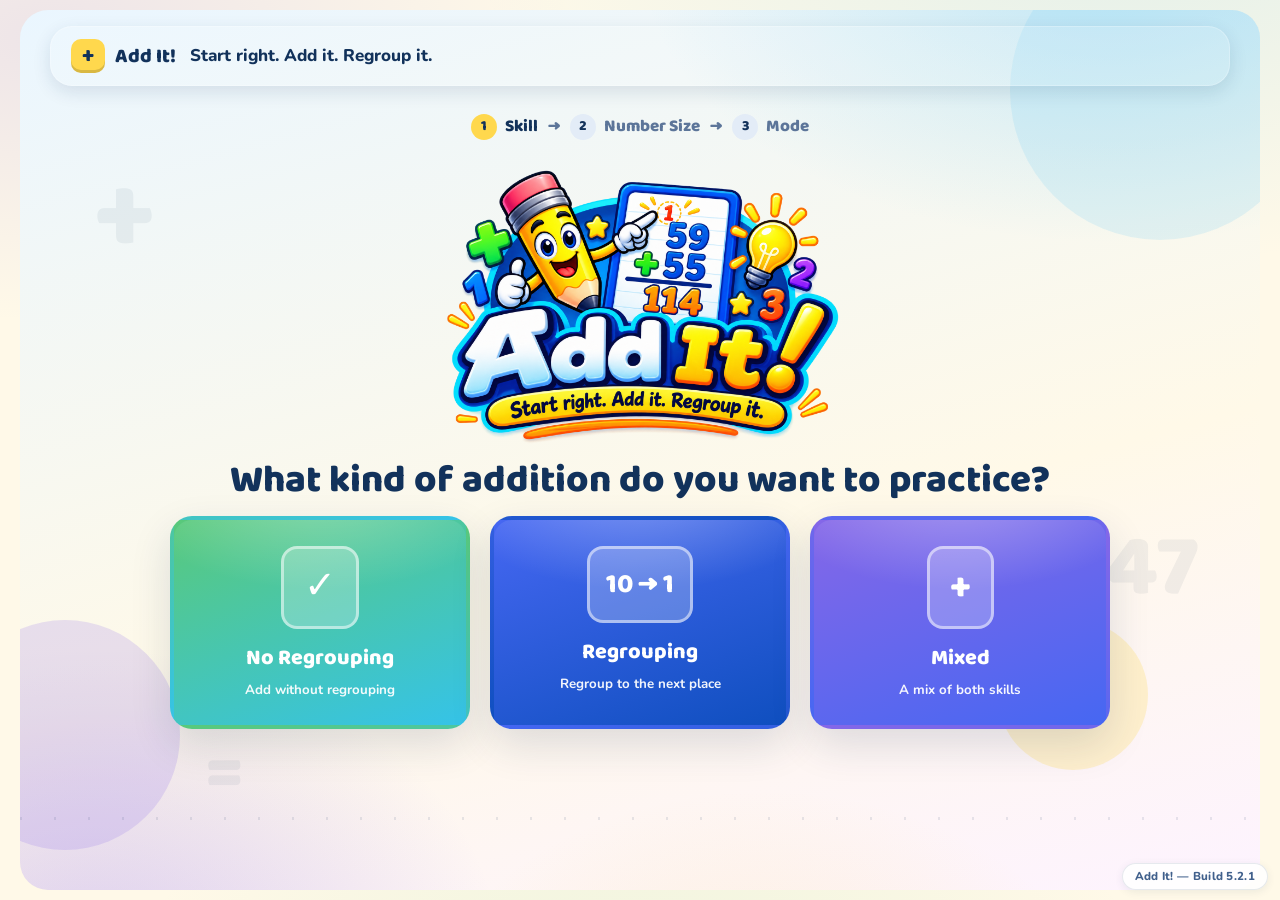
<file: index.html>
<!DOCTYPE html>
<html lang="en">
<head>
  <meta charset="UTF-8">
  <meta name="viewport" content="width=device-width, initial-scale=1.0">
  <title>Add It! — Start right. Add it. Regroup it.</title>
  <meta name="description" content="Add It! teaches third-grade whole-number addition with place value, regrouping, guided learning, practice, and independent testing.">
  <link rel="icon" type="image/png" href="assets/images/favicon.png">
  <link rel="preconnect" href="https://fonts.googleapis.com">
  <link rel="preconnect" href="https://fonts.gstatic.com" crossorigin>
  <link href="https://fonts.googleapis.com/css2?family=Baloo+2:wght@500;600;700;800&family=Nunito:wght@600;700;800;900&display=swap" rel="stylesheet">
  <link rel="stylesheet" href="css/styles.css">
</head>
<body>

  <a class="skip-link" href="#main">Skip to content</a>
  <h1 class="visually-hidden">Add It! — third-grade addition with place value and regrouping</h1>

  <div class="app-shell" id="main">

    <!-- ================= WIZARD ================= -->
    <section class="screen screen-wizard" id="screen-wizard" aria-labelledby="wiz-heading" hidden>
      <div class="wizard-bg" aria-hidden="true">
        <span class="mb-circle mb-c1"></span><span class="mb-circle mb-c2"></span><span class="mb-circle mb-c3"></span>
        <span class="mb-num mb-n1">+</span><span class="mb-num mb-n2">47</span><span class="mb-num mb-n3">=</span>
        <span class="mb-ruler"></span>
      </div>

      <header class="app-header header-wizard">
        <div class="ph-brand"><span class="ph-mark" aria-hidden="true"><span class="ph-mark-plus">+</span></span><span class="ph-name">Add It!</span></div>
        <span class="ph-tagline">Start right. Add it. Regroup it.</span>
        <button type="button" class="nav-btn nav-back" id="wiz-back" hidden><span aria-hidden="true">&larr;</span> Back</button>
        <button type="button" class="nav-btn nav-home" id="wiz-home" hidden><span aria-hidden="true">&#127968;</span> Home</button>
      </header>

      <div class="wizard-inner">
        <ol class="wiz-progress" id="wiz-progress" aria-label="Setup progress">
          <li data-wstep="1"><span class="wp-num">1</span> Skill</li>
          <li class="wp-arrow" aria-hidden="true">&rarr;</li>
          <li data-wstep="2"><span class="wp-num">2</span> Number Size</li>
          <li class="wp-arrow" aria-hidden="true">&rarr;</li>
          <li data-wstep="3"><span class="wp-num">3</span> Mode</li>
          <li class="wp-arrow wp-len" aria-hidden="true" hidden>&rarr;</li>
          <li data-wstep="4" class="wp-len" hidden><span class="wp-num">4</span> Length</li>
        </ol>

        <!-- Wizard step 1: skill -->
        <div class="wiz-step" id="wiz-step-1">
          <img class="wiz-logo" src="assets/images/logo.png" alt="Add It! — Start right. Add it. Regroup it." width="1536" height="1024">
          <h2 id="wiz-heading" class="wiz-title">What kind of addition do you want to practice?</h2>
          <div class="card-grid skill-grid" role="radiogroup" aria-label="Addition skill">
            <button type="button" class="pick-card skill-noregroup" data-skill="no-regroup" role="radio" aria-checked="false">
              <span class="pick-badge" aria-hidden="true">&#10003;</span>
              <span class="pick-name">No Regrouping</span>
              <span class="pick-sub">Add without regrouping</span>
            </button>
            <button type="button" class="pick-card skill-regroup" data-skill="regroup" role="radio" aria-checked="false">
              <span class="pick-badge" aria-hidden="true">10 &rarr; 1</span>
              <span class="pick-name">Regrouping</span>
              <span class="pick-sub">Regroup to the next place</span>
            </button>
            <button type="button" class="pick-card skill-mixed" data-skill="mixed" role="radio" aria-checked="false">
              <span class="pick-badge" aria-hidden="true">+</span>
              <span class="pick-name">Mixed</span>
              <span class="pick-sub">A mix of both skills</span>
            </button>
          </div>
        </div>

        <!-- Wizard step 2: number size -->
        <div class="wiz-step" id="wiz-step-2" hidden>
          <h2 class="wiz-title">How big should the numbers be?</h2>
          <p class="wiz-sub" id="size-context"></p>
          <div class="card-grid size-grid" role="radiogroup" aria-label="Number size">
            <button type="button" class="pick-card size-card size-2" data-size="2" role="radio" aria-checked="false">
              <span class="size-example" aria-hidden="true"><span class="se-row">47</span><span class="se-row se-bottom"><span class="se-plus">+</span>32</span></span>
              <span class="size-label">2 Digits</span>
            </button>
            <button type="button" class="pick-card size-card size-3" data-size="3" role="radio" aria-checked="false">
              <span class="size-example" aria-hidden="true"><span class="se-row">347</span><span class="se-row se-bottom"><span class="se-plus">+</span>286</span></span>
              <span class="size-label">3 Digits</span>
            </button>
            <button type="button" class="pick-card size-card size-4" data-size="4" role="radio" aria-checked="false">
              <span class="size-example" aria-hidden="true"><span class="se-row">2,347</span><span class="se-row se-bottom"><span class="se-plus">+</span>1,586</span></span>
              <span class="size-label">4 Digits</span>
            </button>
            <button type="button" class="pick-card size-card size-mix" data-size="mixed" role="radio" aria-checked="false">
              <span class="size-example size-example-mixed" aria-hidden="true"><span class="se-chip">47</span><span class="se-dot">&bull;</span><span class="se-chip">347</span><span class="se-dot">&bull;</span><span class="se-chip">2,347</span></span>
              <span class="size-label">Mixed</span>
              <span class="pick-sub">A mix of 2, 3, and 4 digit numbers</span>
            </button>
          </div>
        </div>

        <!-- Wizard step 3: mode -->
        <div class="wiz-step" id="wiz-step-3" hidden>
          <h2 class="wiz-title">How do you want to work?</h2>
          <div class="card-grid mode-grid">
            <button type="button" class="pick-card mode-card mode-learn" data-mode="learn">
              <span class="mode-icon" aria-hidden="true">&#127891;</span>
              <span class="pick-name">Learn</span>
              <span class="pick-sub">Teach me step by step</span>
              <span class="mode-cta">Start Learning &rarr;</span>
            </button>
            <button type="button" class="pick-card mode-card mode-practice" data-mode="practice">
              <span class="mode-icon" aria-hidden="true">&#9999;&#65039;</span>
              <span class="pick-name">Practice</span>
              <span class="pick-sub">Let me try with help</span>
              <span class="mode-cta">Start Practice &rarr;</span>
            </button>
            <button type="button" class="pick-card mode-card mode-test" data-mode="test">
              <span class="mode-icon" aria-hidden="true">&#127942;</span>
              <span class="pick-name">Test</span>
              <span class="pick-sub">Let me try on my own</span>
              <span class="mode-cta">Start Test &rarr;</span>
            </button>
          </div>
          <p class="method-strip" aria-label="The Add It method">
            <span>Start right</span><span class="ms-arrow" aria-hidden="true">&rarr;</span>
            <span>Add</span><span class="ms-arrow" aria-hidden="true">&rarr;</span>
            <span>Regroup</span><span class="ms-arrow" aria-hidden="true">&rarr;</span>
            <span>Move left</span><span class="ms-arrow" aria-hidden="true">&rarr;</span>
            <span>Check it</span>
          </p>
        </div>

        <!-- Wizard step 4: test length (Test only) -->
        <div class="wiz-step" id="wiz-step-4" hidden>
          <h2 class="wiz-title">How many questions?</h2>
          <p class="wiz-sub">Pick a test length.</p>
          <div class="card-grid length-grid" role="radiogroup" aria-label="Test length">
            <button type="button" class="pick-card length-card length-10" data-length="10" role="radio" aria-checked="false">
              <span class="pick-badge" aria-hidden="true">10</span>
              <span class="pick-name">Quick Test</span>
              <span class="pick-sub">10 questions</span>
            </button>
            <button type="button" class="pick-card length-card length-25" data-length="25" role="radio" aria-checked="false">
              <span class="pick-badge" aria-hidden="true">25</span>
              <span class="pick-name">Full Test</span>
              <span class="pick-sub">25 questions</span>
            </button>
            <button type="button" class="pick-card length-card length-50" data-length="50" role="radio" aria-checked="false">
              <span class="pick-badge" aria-hidden="true">50</span>
              <span class="pick-name">Challenge</span>
              <span class="pick-sub">50 questions</span>
            </button>
          </div>
        </div>
      </div>
    </section>

    <!-- ================= LEARN (placeholder) ================= -->
    <section class="screen screen-learn" id="screen-learn" aria-labelledby="learn-heading" hidden>
      <header class="app-header header-learn">
        <div class="ph-brand"><span class="ph-mark" aria-hidden="true"><span class="ph-mark-plus">+</span></span><span class="ph-name">Add It!</span></div>
        <span class="ph-chip" id="learn-skill-chip"></span>
        <span class="ph-chip" id="learn-size-chip"></span>
        <span class="ph-mode-tag ph-mode-learn">Learn</span>
        <span class="ph-spacer" aria-hidden="true"></span>
        <button type="button" class="nav-btn nav-home" id="learn-home"><span aria-hidden="true">&#127968;</span> Home</button>
      </header>

      <div class="placeholder-body">
        <div class="stage learn-stage">
          <div class="learn-progress" role="status" aria-live="polite">
            <span class="lp-example" id="learn-progress-example"></span>
            <span class="setting-chip chip-skill" id="learn-ph-skill"></span>
            <span class="setting-chip chip-size" id="learn-ph-size"></span>
            <span class="setting-chip chip-place" id="learn-progress-place" hidden></span>
            <span class="lp-step" id="learn-progress-step"></span>
          </div>

          <div id="learn-lesson" class="learn-lesson">
            <div class="learn-instruction" aria-live="polite">
              <h2 class="li-title" id="learn-title"></h2>
              <p class="lc-mark" id="learn-celebrate-mark" hidden><span aria-hidden="true">&#11088;</span></p>
              <div class="li-vertical" id="learn-vertical" hidden></div>
              <p class="li-body" id="learn-body"></p>
              <p class="li-note" id="learn-note" hidden></p>
              <div class="li-choices" id="learn-choices"></div>
              <p class="li-correction" id="learn-correction" hidden></p>
              <p class="li-why" id="learn-why" hidden></p>
            </div>
            <div class="learn-responsive-stage">
              <div class="learn-board" id="learn-board" data-board-host="learn"></div>
              <section class="learn-workspace" id="learn-workspace" aria-labelledby="learn-workspace-title" hidden>
                <h3 class="lw-title" id="learn-workspace-title"></h3>
                <p class="lw-subtitle" id="learn-workspace-subtitle"></p>
                <div class="learn-baseten" id="learn-baseten"></div>
              </section>
            </div>
            <div class="learn-controls">
              <button type="button" class="nav-btn" id="learn-prev"><span aria-hidden="true">&larr;</span> Back</button>
              <button type="button" class="nav-btn learn-next-btn" id="learn-next">Next <span aria-hidden="true">&rarr;</span></button>
            </div>
          </div>

          <div id="learn-complete" class="learn-complete" hidden>
            <p class="lc-mark lc-mark-big" aria-hidden="true">&#127881;</p>
            <h2 id="learn-heading" class="placeholder-title">You did it!</h2>
            <p class="lc-recap" id="learn-recap"></p>
            <ul class="lc-checklist">
              <li>Start on the right.</li>
              <li>Add one place at a time.</li>
              <li>Check if the total is 10 or more.</li>
              <li>Regroup when needed.</li>
              <li>Move left.</li>
            </ul>
            <div class="lc-buttons">
              <button type="button" class="nav-btn learn-next-btn" id="learn-to-practice">Practice This Skill <span aria-hidden="true">&rarr;</span></button>
              <button type="button" class="nav-btn" id="learn-again">Learn Again</button>
              <button type="button" class="nav-btn" id="learn-done-mode">Choose Another Mode</button>
              <button type="button" class="nav-btn" id="learn-done-home"><span aria-hidden="true">&#127968;</span> Home</button>
            </div>
          </div>
        </div>
      </div>

      <footer class="activity-foot">
        <button type="button" class="nav-btn nav-back" id="learn-back"><span aria-hidden="true">&larr;</span> Choose Another Mode</button>
      </footer>
    </section>

    <!-- ================= PRACTICE (Build 5) ================= -->
    <section class="screen screen-practice" id="screen-practice" aria-labelledby="practice-heading" hidden>
      <header class="app-header header-practice">
        <div class="ph-brand"><span class="ph-mark" aria-hidden="true"><span class="ph-mark-plus">+</span></span><span class="ph-name">Add It!</span></div>
        <span class="ph-chip" id="practice-skill-chip"></span>
        <span class="ph-chip" id="practice-size-chip"></span>
        <span class="ph-mode-tag ph-mode-practice">Practice</span>
        <span class="ph-spacer" aria-hidden="true"></span>
        <button type="button" class="nav-btn nav-home" id="practice-home"><span aria-hidden="true">&#127968;</span> Home</button>
      </header>

      <div class="placeholder-body">
        <div class="stage learn-stage practice-stage">
          <div class="learn-progress" role="status" aria-live="polite">
            <span class="lp-example" id="practice-count"></span>
            <span class="setting-chip chip-skill" id="practice-ph-skill"></span>
            <span class="setting-chip chip-size" id="practice-ph-size"></span>
            <span class="setting-chip chip-place" id="practice-place" hidden></span>
          </div>

          <div id="practice-work" class="learn-lesson">
            <div class="learn-instruction practice-instruction" aria-live="polite">
              <h2 class="li-title" id="practice-heading"><span id="practice-title"></span></h2>
              <p class="li-body" id="practice-body"></p>
              <p class="pr-feedback" id="practice-feedback" hidden></p>
            </div>
            <div class="practice-hint" id="practice-hint" hidden>
              <p class="ph-hint-text" id="practice-hint-text"></p>
              <div id="practice-baseten"></div>
            </div>
            <div class="learn-board" id="practice-board" data-board-host="practice"></div>
            <div class="practice-decision" id="practice-decision" hidden>
              <p class="pd-question" id="practice-decision-question">Do we need to regroup?</p>
              <div class="pd-buttons">
                <button type="button" class="pd-btn pd-yes" id="practice-yes-btn">Yes</button>
                <button type="button" class="pd-btn pd-no" id="practice-no-btn">No</button>
              </div>
            </div>
            <div class="practice-actions">
              <button type="button" class="nav-btn hint-btn" id="practice-hint-btn">&#128161; Hint</button>
            </div>
            <div class="num-pad" id="practice-pad" aria-label="Number pad">
              <button type="button" class="pad-btn" data-digit="1">1</button>
              <button type="button" class="pad-btn" data-digit="2">2</button>
              <button type="button" class="pad-btn" data-digit="3">3</button>
              <button type="button" class="pad-btn" data-digit="4">4</button>
              <button type="button" class="pad-btn" data-digit="5">5</button>
              <button type="button" class="pad-btn" data-digit="6">6</button>
              <button type="button" class="pad-btn" data-digit="7">7</button>
              <button type="button" class="pad-btn" data-digit="8">8</button>
              <button type="button" class="pad-btn" data-digit="9">9</button>
              <button type="button" class="pad-btn pad-zero" data-digit="0">0</button>
            </div>
          </div>

          <div id="practice-session-complete" class="learn-complete" hidden>
            <p class="lc-mark lc-mark-big" aria-hidden="true">&#127881;</p>
            <h2 class="placeholder-title">Practice complete!</h2>
            <p class="lc-recap" id="practice-session-note"></p>
            <div class="lc-buttons">
              <button type="button" class="nav-btn learn-next-btn" id="practice-again">Practice Again</button>
              <button type="button" class="nav-btn" id="practice-done-mode">Choose Another Mode</button>
              <button type="button" class="nav-btn" id="practice-done-home"><span aria-hidden="true">&#127968;</span> Home</button>
            </div>
          </div>

          <div id="practice-complete" class="learn-complete" hidden>
            <h2 class="placeholder-title">&#127881; <span id="practice-celebrate"></span></h2>
            <p class="lc-recap" id="practice-streak"></p>
            <div class="learn-board" id="practice-board-done"></div>
            <div class="lc-buttons">
              <button type="button" class="nav-btn learn-next-btn" id="practice-next">Next Problem <span aria-hidden="true">&rarr;</span></button>
            </div>
          </div>
        </div>
      </div>

      <footer class="activity-foot">
        <button type="button" class="nav-btn nav-back" id="practice-back"><span aria-hidden="true">&larr;</span> Choose Another Mode</button>
      </footer>
    </section>

    <!-- ================= TEST (Coming Soon — Build 5.2.1) ================= -->
    <section class="screen screen-test" id="screen-test" aria-labelledby="test-heading" hidden>
      <header class="app-header header-test">
        <div class="ph-brand"><span class="ph-mark" aria-hidden="true"><span class="ph-mark-plus">+</span></span><span class="ph-name">Add It!</span></div>
        <span class="ph-chip" id="test-skill-chip"></span>
        <span class="ph-chip" id="test-size-chip"></span>
        <span class="ph-chip" id="test-length-chip"></span>
        <span class="ph-mode-tag ph-mode-test">Test</span>
        <span class="ph-spacer" aria-hidden="true"></span>
        <button type="button" class="nav-btn nav-home" id="test-home"><span aria-hidden="true">&#127968;</span> Home</button>
      </header>

      <div class="placeholder-body">
        <div class="stage placeholder-stage">
          <p class="coming-mark" aria-hidden="true">&#128274;</p>
          <h2 id="test-heading" class="placeholder-title">Test Mode</h2>
          <p class="coming-soon">Coming soon!</p>
          <div class="placeholder-chips">
            <span class="setting-chip chip-skill" id="test-ph-skill"></span>
            <span class="setting-chip chip-size" id="test-ph-size"></span>
            <span class="setting-chip chip-length" id="test-ph-length"></span>
          </div>
          <p class="coming-note">When Test Mode is ready, you'll solve problems on your own with no hints.
             Until then, try <strong>Learn</strong> to see how it works, or <strong>Practice</strong> to try it with help.</p>
          <div class="lc-buttons">
            <button type="button" class="nav-btn learn-next-btn" id="test-to-practice">Go to Practice <span aria-hidden="true">&rarr;</span></button>
            <button type="button" class="nav-btn" id="test-to-learn">Go to Learn</button>
          </div>
        </div>
      </div>

      <footer class="activity-foot">
        <button type="button" class="nav-btn nav-back" id="test-back"><span aria-hidden="true">&larr;</span> Choose Another Mode</button>
      </footer>
    </section>

    <p class="build-badge" id="build-badge" aria-label="Application version"></p>

  </div>

  <script src="js/app.js"></script>
</body>
</html>
</file>
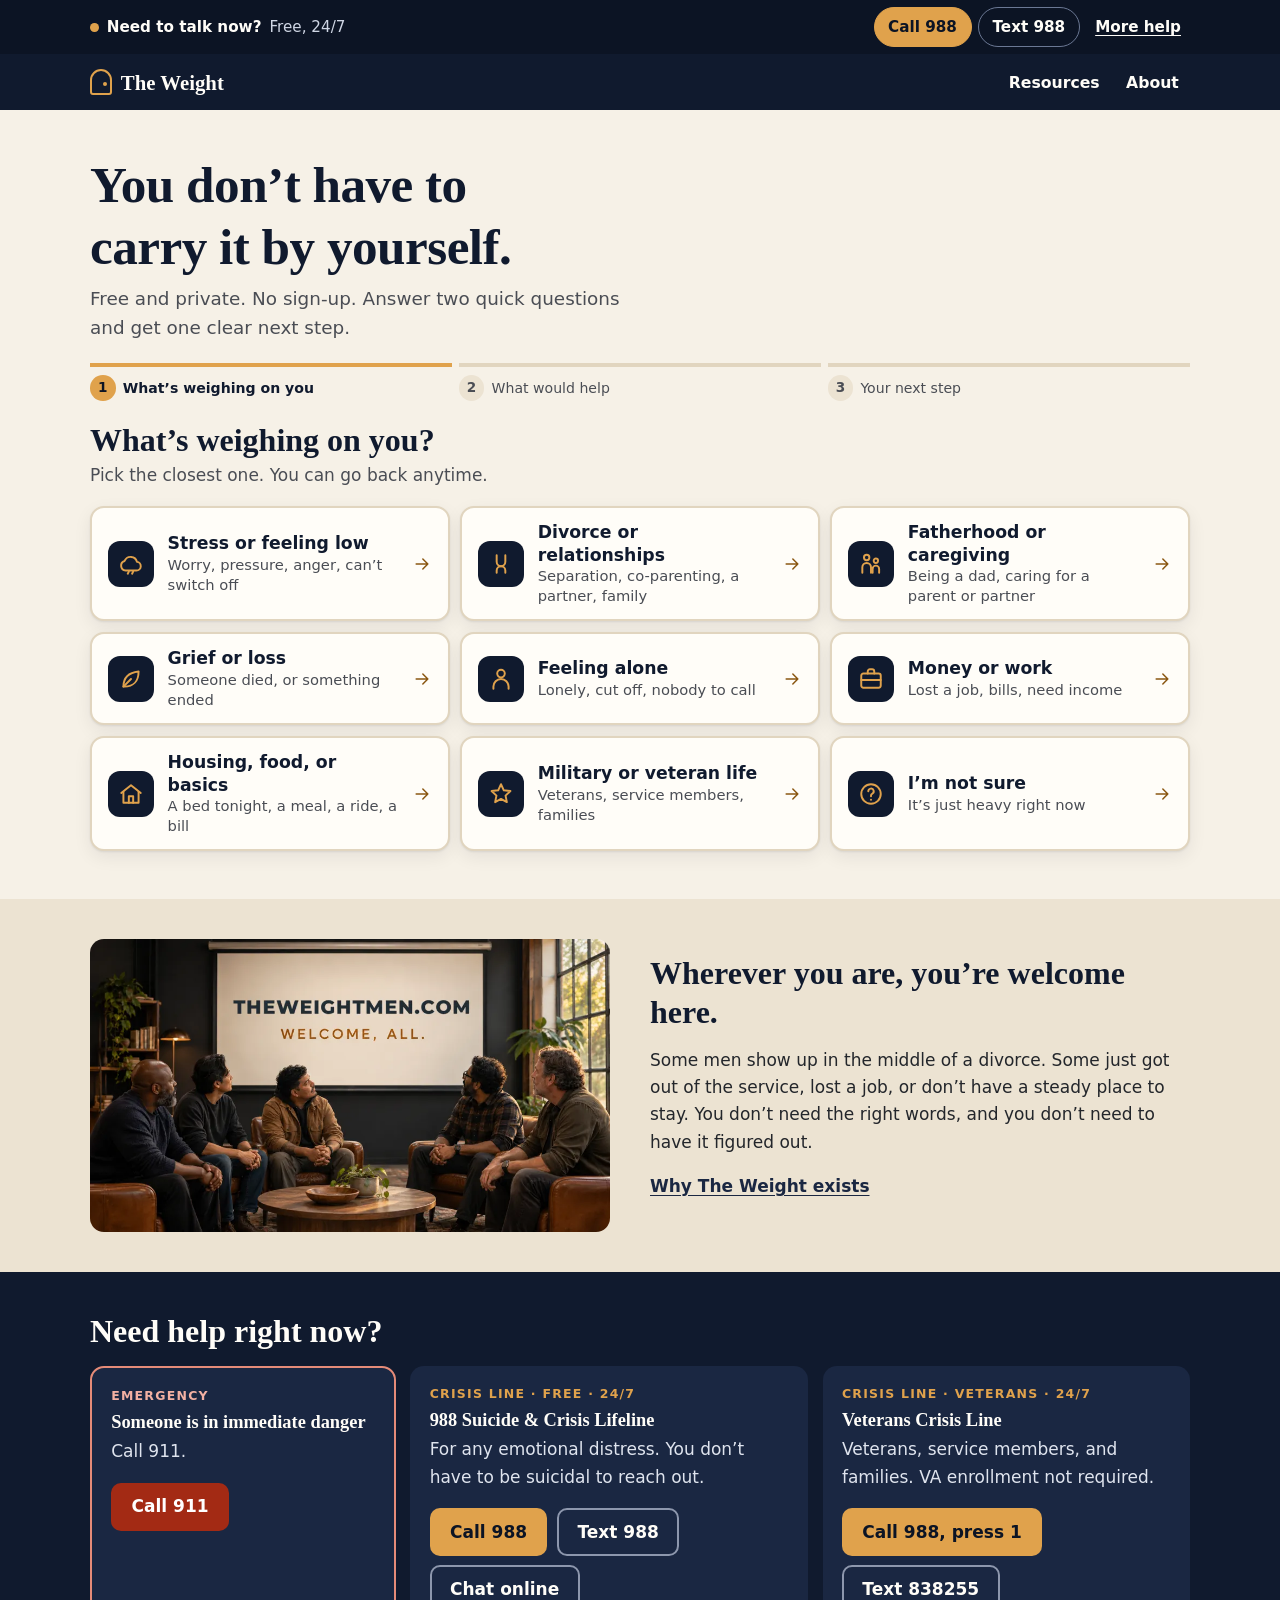
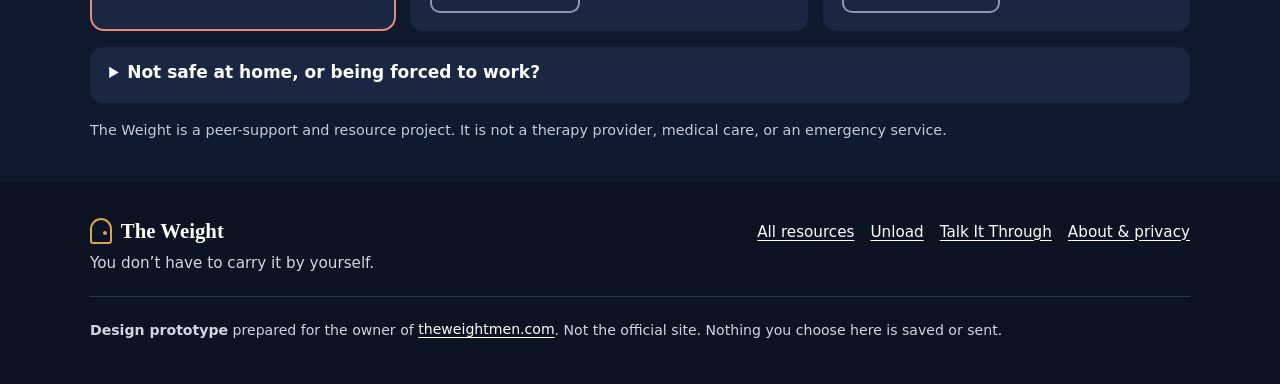
<file: the-weight-prototype/index.html>
<!doctype html>
<html lang="en">
<head>
  <meta charset="utf-8">
  <meta name="viewport" content="width=device-width, initial-scale=1">
  <title>The Weight — You don’t have to carry it by yourself.</title>
  <meta name="description" content="Free, private, no sign-up. Answer two quick questions and get one clear next step. For men carrying stress, grief, divorce, fatherhood, money worries, loneliness, and big life changes.">
  <meta name="robots" content="noindex, nofollow">
  <meta name="theme-color" content="#101a2e">
  <link rel="stylesheet" href="assets/css/styles.css">
  <script defer src="assets/js/resources.js"></script>
  <script defer src="assets/js/common.js"></script>
  <script defer src="assets/js/app.js"></script>
</head>
<body>
  <a class="skip-link" href="#wizard">Skip to the questions</a>

  <!-- Immediate support: on every page, works without JavaScript -->
  <div class="help-bar" role="region" aria-label="Immediate support">
    <div class="container help-bar__inner">
      <p class="help-bar__text"><span class="help-bar__dot" aria-hidden="true"></span><span class="help-bar__long">Need to talk now?</span> <span class="help-bar__free">Free, 24/7</span></p>
      <div class="help-bar__actions">
        <a class="hb-btn hb-btn--strong" href="tel:988">Call 988</a>
        <a class="hb-btn" href="sms:988">Text 988</a>
        <a class="hb-btn hb-btn--ghost" href="#urgent">More help<span class="sr-only">: emergency and crisis lines</span></a>
      </div>
    </div>
  </div>

  <header class="site-header">
    <div class="container site-header__inner">
      <a class="brand" href="index.html" aria-label="The Weight, home"><span class="brand__mark" aria-hidden="true"></span>The Weight</a>
      <nav aria-label="Main">
        <ul class="nav" role="list">
          <li><a href="resources.html">Resources</a></li>
          <li><a href="about.html">About</a></li>
        </ul>
      </nav>
    </div>
  </header>

  <main id="main">
    <section class="hero" aria-labelledby="hero-title">
      <div class="container hero__inner">
        <h1 class="hero__title" id="hero-title">You don’t have to carry it by yourself.</h1>
        <p class="hero__lead">Free and private. No sign-up. Answer two quick questions and get one clear next step.</p>
      </div>
    </section>

    <section class="wizard" id="wizard" aria-label="Find your next step" tabindex="-1">
      <div class="container">
        <ol class="progress" aria-label="Progress">
          <li class="progress__item is-current" data-progress="1" aria-current="step"><span class="progress__num" aria-hidden="true">1</span><span class="progress__label">What’s weighing on you</span></li>
          <li class="progress__item" data-progress="2"><span class="progress__num" aria-hidden="true">2</span><span class="progress__label">What would help</span></li>
          <li class="progress__item" data-progress="3"><span class="progress__num" aria-hidden="true">3</span><span class="progress__label">Your next step</span></li>
        </ol>

        <p class="progress__text" id="progress-text" aria-hidden="true">Step 1 of 2</p>
        <p class="sr-only" role="status" aria-live="polite" id="wizard-status"></p>

        <!-- STEP 1 -->
        <div class="step" id="step-1" data-step="1">
          <h2 class="step__title" tabindex="-1">What’s weighing on you?</h2>
          <p class="step__hint">Pick the closest one. You can go back anytime.</p>
          <ul class="cards" role="list" id="topic-cards">
            <!-- Filled from TW.TOPICS in assets/js/resources.js. Fallback links below if JavaScript is off. -->
          </ul>
          <noscript>
            <div class="noscript-box">
              <p><strong>The step-by-step questions need JavaScript.</strong> Everything is still one tap away:</p>
              <ul>
                <li><a href="resources.html">See all support resources</a></li>
                <li><a href="unload.html">Write it out privately (Unload)</a></li>
                <li>Call or text <a href="tel:988">988</a> any time. Emergency: <a href="tel:911">911</a>.</li>
              </ul>
            </div>
          </noscript>
        </div>

        <!-- STEP 2 -->
        <div class="step" id="step-2" data-step="2" hidden>
          <p class="step__crumb" id="step-2-crumb"></p>
          <h2 class="step__title" tabindex="-1">What would help right now?</h2>
          <p class="step__hint">Pick one. Nothing here is saved.</p>
          <ul class="cards cards--needs" role="list" id="need-cards"></ul>
        </div>

        <!-- RESULT -->
        <div class="step" id="step-3" data-step="3" hidden>
          <div id="result"></div>
        </div>

        <div class="wizard__controls" id="wizard-controls" hidden>
          <button type="button" class="btn btn--quiet" id="btn-back"><span aria-hidden="true">←</span> Back</button>
          <button type="button" class="btn btn--quiet" id="btn-restart">Start over</button>
        </div>
      </div>
    </section>

    <section class="welcome" aria-labelledby="welcome-title">
      <div class="container welcome__inner">
        <figure class="welcome__media">
          <picture>
            <source type="image/webp" srcset="assets/images/the-weight-hero-960.webp 960w, assets/images/the-weight-hero.webp 1672w" sizes="(min-width: 900px) 520px, 100vw">
            <img src="assets/images/the-weight-hero-960.jpg" width="960" height="540" loading="lazy" decoding="async"
              alt="Five men of different ages and backgrounds sit together in leather armchairs, looking up at a screen that reads “theweightmen.com — Welcome, all.”">
          </picture>
        </figure>
        <div class="welcome__text">
          <h2 id="welcome-title">Wherever you are, you’re welcome here.</h2>
          <p>Some men show up in the middle of a divorce. Some just got out of the service, lost a job, or don’t have a steady place to stay. You don’t need the right words, and you don’t need to have it figured out.</p>
          <p><a class="text-link" href="about.html">Why The Weight exists</a></p>
        </div>
      </div>
    </section>

    <!-- Full urgent panel: target of "More help" on every page -->
    <section class="urgent" id="urgent" aria-labelledby="urgent-title" tabindex="-1">
      <div class="container">
        <h2 id="urgent-title" class="urgent__title">Need help right now?</h2>
        <div class="urgent__grid">
          <div class="urgent__card urgent__card--emergency">
            <p class="tier">Emergency</p>
            <h3>Someone is in immediate danger</h3>
            <p>Call 911.</p>
            <a class="btn btn--danger" href="tel:911">Call 911</a>
          </div>
          <div class="urgent__card">
            <p class="tier">Crisis line · free · 24/7</p>
            <h3>988 Suicide &amp; Crisis Lifeline</h3>
            <p>For any emotional distress. You don’t have to be suicidal to reach out.</p>
            <div class="btn-row">
              <a class="btn btn--amber" href="tel:988">Call 988</a>
              <a class="btn btn--outline-light" href="sms:988">Text 988</a>
              <a class="btn btn--outline-light" href="https://chat.988lifeline.org/" target="_blank" rel="noopener">Chat online<span class="sr-only"> (opens in a new tab)</span></a>
            </div>
          </div>
          <div class="urgent__card">
            <p class="tier">Crisis line · veterans · 24/7</p>
            <h3>Veterans Crisis Line</h3>
            <p>Veterans, service members, and families. VA enrollment not required.</p>
            <div class="btn-row">
              <a class="btn btn--amber" href="tel:988">Call 988, press 1</a>
              <a class="btn btn--outline-light" href="sms:838255">Text 838255</a>
            </div>
          </div>
        </div>
        <details class="urgent__more">
          <summary>Not safe at home, or being forced to work?</summary>
          <ul class="plain-list">
            <li><strong>Abuse by a partner or family member:</strong> National Domestic Violence Hotline, <a href="tel:18007997233">1-800-799-7233</a> or text <a href="sms:88788">88788</a>. Men are welcome.</li>
            <li><strong>Sexual assault:</strong> RAINN, <a href="tel:18006564673">1-800-656-4673</a>.</li>
            <li><strong>Trafficking:</strong> National Human Trafficking Hotline, <a href="tel:18883737888">1-888-373-7888</a> or text <a href="sms:233733">233733</a>.</li>
          </ul>
        </details>
        <p class="urgent__note">The Weight is a peer-support and resource project. It is not a therapy provider, medical care, or an emergency service.</p>
      </div>
    </section>
  </main>

  <footer class="site-footer">
    <div class="container site-footer__inner">
      <div>
        <p class="brand brand--footer"><span class="brand__mark" aria-hidden="true"></span>The Weight</p>
        <p class="site-footer__tag">You don’t have to carry it by yourself.</p>
      </div>
      <nav aria-label="Footer">
        <ul class="footer-links" role="list">
          <li><a href="resources.html">All resources</a></li>
          <li><a href="unload.html">Unload</a></li>
          <li><a href="talk.html">Talk It Through</a></li>
          <li><a href="about.html">About &amp; privacy</a></li>
        </ul>
      </nav>
    </div>
    <div class="container site-footer__fine">
      <p><strong>Design prototype</strong> prepared for the owner of <a href="https://theweightmen.com/">theweightmen.com</a>. Not the official site. Nothing you choose here is saved or sent.</p>
    </div>
  </footer>
</body>
</html>
</file>
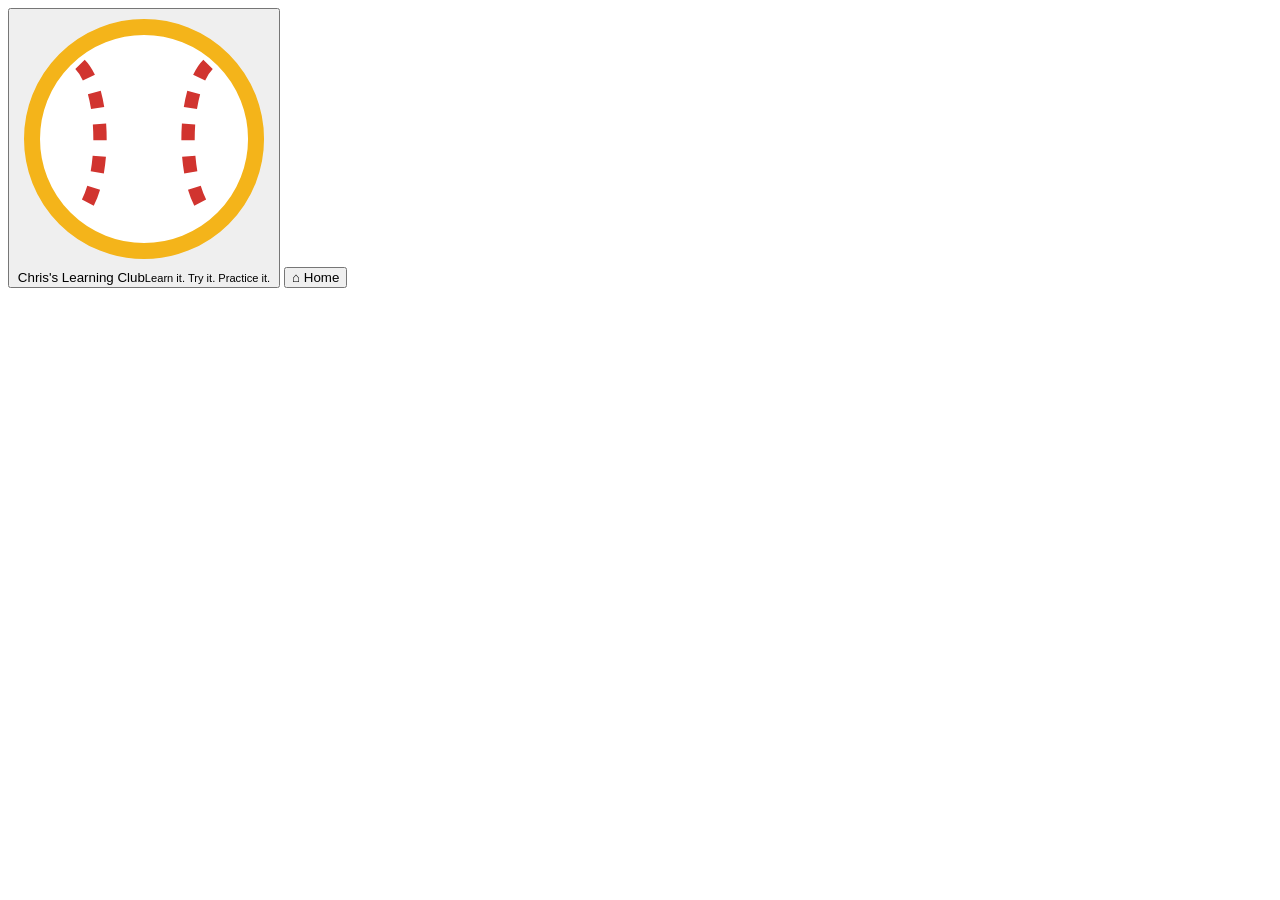
<file: learning-club/template.html>
<!doctype html>
<html lang="en">
<head>
<meta charset="utf-8">
<meta name="viewport" content="width=device-width, initial-scale=1">
<title>Chris's Learning Club</title>
<meta name="description" content="Short, guided grammar, phonics, and reading lessons for a third grader. Works offline.">
<style>
/*CSS*/
</style>
</head>
<body>
<header class="top">
  <div class="top-in">
    <button type="button" class="brand" data-act="home" aria-label="Chris's Learning Club, go to Home">
      <svg viewBox="0 0 48 48" aria-hidden="true"><circle cx="24" cy="24" r="21" fill="#fff" stroke="#f4b41a" stroke-width="3"/><path d="M12 10c5 5 5 23 0 28M36 10c-5 5-5 23 0 28" fill="none" stroke="#d1342f" stroke-width="2.5" stroke-dasharray="3 3"/></svg>
      <span>Chris's Learning Club<small>Learn it. Try it. Practice it.</small></span>
    </button>
    <span class="spacer"></span>
    <button type="button" class="top-btn" data-act="home">&#8962; Home</button>
  </div>
</header>
<div id="notice" class="notice" role="status" hidden></div>
<main id="app" aria-live="off"></main>
<noscript><p style="padding:16px">Please turn on JavaScript to use Chris's Learning Club.</p></noscript>
<script id="verb-guide-pdf" type="application/octet-stream">/*PDF*/</script>
<script>
/*CONTENT*/
</script>
<script>
/*APP*/
</script>
</body>
</html>
</file>
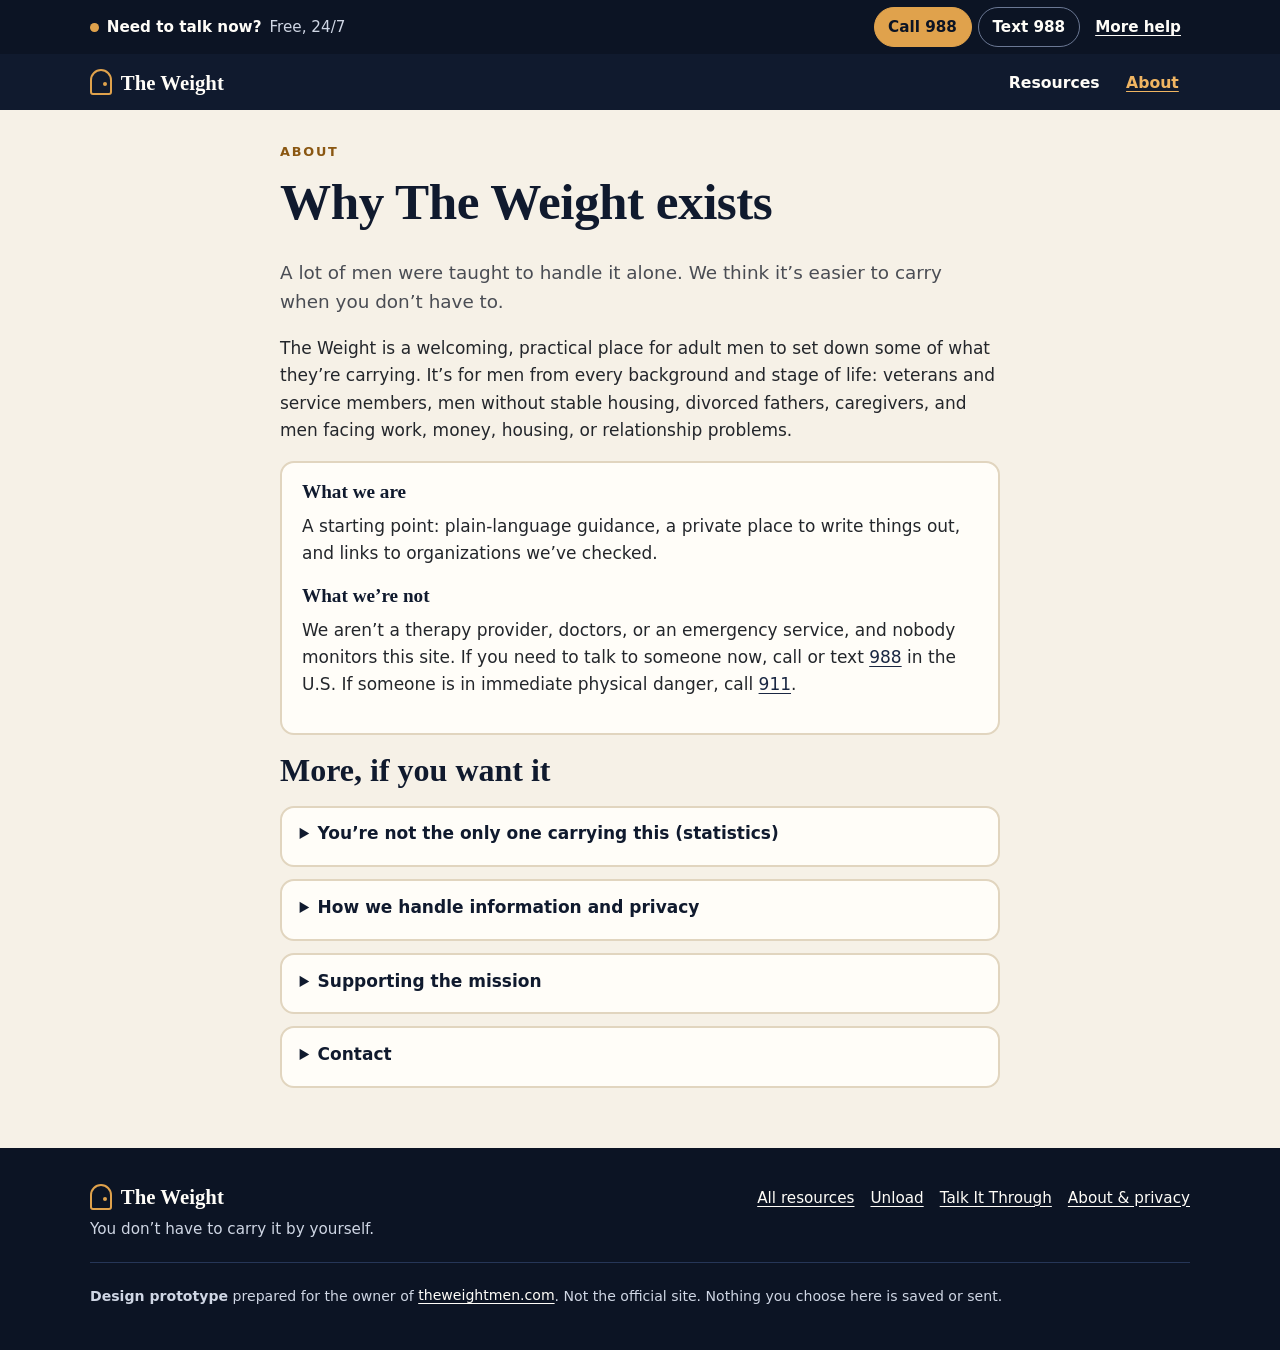
<file: the-weight-prototype/about.html>
<!doctype html>
<html lang="en">
<head>
  <meta charset="utf-8">
  <meta name="viewport" content="width=device-width, initial-scale=1">
  <title>About — The Weight</title>
  <meta name="description" content="Why The Weight exists, what it is and isn’t, and optional background information.">
  <meta name="robots" content="noindex, nofollow">
  <meta name="theme-color" content="#101a2e">
  <link rel="stylesheet" href="assets/css/styles.css">
</head>
<body>
  <a class="skip-link" href="#main">Skip to main content</a>

  <!-- Immediate support: on every page, works without JavaScript -->
  <div class="help-bar" role="region" aria-label="Immediate support">
    <div class="container help-bar__inner">
      <p class="help-bar__text"><span class="help-bar__dot" aria-hidden="true"></span><span class="help-bar__long">Need to talk now?</span> <span class="help-bar__free">Free, 24/7</span></p>
      <div class="help-bar__actions">
        <a class="hb-btn hb-btn--strong" href="tel:988">Call 988</a>
        <a class="hb-btn" href="sms:988">Text 988</a>
        <a class="hb-btn hb-btn--ghost" href="resources.html#urgent">More help<span class="sr-only">: emergency and crisis lines</span></a>
      </div>
    </div>
  </div>

  <header class="site-header">
    <div class="container site-header__inner">
      <a class="brand" href="index.html" aria-label="The Weight, home"><span class="brand__mark" aria-hidden="true"></span>The Weight</a>
      <nav aria-label="Main">
        <ul class="nav" role="list">
          <li><a href="resources.html">Resources</a></li>
          <li><a href="about.html" aria-current="page">About</a></li>
        </ul>
      </nav>
    </div>
  </header>

  <main id="main" tabindex="-1">
    <section class="page">
      <div class="container narrow">
        <p class="eyebrow">About</p>
        <h1>Why The Weight exists</h1>
        <p class="page__lead">A lot of men were taught to handle it alone. We think it’s easier to carry when you don’t have to.</p>
        <p>The Weight is a welcoming, practical place for adult men to set down some of what they’re carrying. It’s for men from every background and stage of life: veterans and service members, men without stable housing, divorced fathers, caregivers, and men facing work, money, housing, or relationship problems.</p>

        <div class="panel">
          <h2 class="h3" style="font-size:1.2rem">What we are</h2>
          <p>A starting point: plain-language guidance, a private place to write things out, and links to organizations we’ve checked.</p>
          <h2 class="h3" style="font-size:1.2rem">What we’re not</h2>
          <p>We aren’t a therapy provider, doctors, or an emergency service, and nobody monitors this site. If you need to talk to someone now, call or text <a href="tel:988">988</a> in the U.S. If someone is in immediate physical danger, call <a href="tel:911">911</a>.</p>
        </div>

        <h2>More, if you want it</h2>
        <details class="more">
          <summary>You’re not the only one carrying this (statistics)</summary>
          <p>Suicide is complex, and no single cause explains it. These figures show how many men are affected, and why reaching out early matters. Support helps, and people do get through hard seasons.</p>
          <div class="stats">
            <p class="stat"><span class="stat__value">38,977</span> men and boys died by suicide in the U.S. in 2024 (count, all ages).</p>
            <p class="stat"><span class="stat__value">22.3</span> per 100,000: male age-adjusted suicide death rate, 2024. The female rate was 5.6.</p>
          </div>
          <div class="table-wrap">
            <table>
              <caption class="sr-only">Male suicide deaths and rates by CDC age band, 2024</caption>
              <thead><tr><th scope="col">Age band</th><th scope="col">Deaths</th><th scope="col">Rate per 100,000</th></tr></thead>
              <tbody>
                <tr><td>15–24</td><td>4,626</td><td>20.2</td></tr>
                <tr><td>25–44</td><td>13,258</td><td>28.5</td></tr>
                <tr><td>45–64</td><td>12,051</td><td>29.6</td></tr>
                <tr><td>65–74</td><td>4,378</td><td>26.2</td></tr>
                <tr><td>75 and older</td><td>4,405</td><td>40.1</td></tr>
              </tbody>
            </table>
          </div>
          <p class="meta">CDC’s published age bands; the 15–24 band includes people under 18. Source: <a href="https://www.cdc.gov/nchs/products/databriefs/db572.htm" target="_blank" rel="noopener">CDC/NCHS Data Brief No. 572<span class="sr-only"> (opens in a new tab)</span></a>. Figures copied from theweightmen.com (reviewed 2026-11-23).</p>
        </details>
        <details class="more">
          <summary>How we handle information and privacy</summary>
          <p>We list resources only after verifying them and show when each was last checked. Resources marked “Suggested addition” were added for this prototype and still need The Weight’s own check.</p>
          <p>This prototype has no accounts, no forms that send data, no cookies, no analytics, and no storage. The cards you pick in the questions are kept only in the open page and disappear when you leave or start over. What you type in Unload or Talk It Through never leaves your device.</p>
        </details>
        <details class="more">
          <summary>Supporting the mission</summary>
          <p>Everything here is free. The Weight is an independent project, not a nonprofit, and contributions are not tax-deductible. See <a href="https://theweightmen.com/support.html">Support the mission on theweightmen.com</a> for current details. The best way to help is to share the site with a man who could use it.</p>
        </details>
        <details class="more">
          <summary>Contact</summary>
          <p>Email <a href="mailto:theweightmen@gmail.com">theweightmen@gmail.com</a> for partnerships, resource suggestions, corrections, or feedback. Replies may take several days. This inbox isn’t monitored for emergencies. Please don’t send private details like your address or medical information.</p>
        </details>
      </div>
    </section>

  </main>

  <footer class="site-footer">
    <div class="container site-footer__inner">
      <div>
        <p class="brand brand--footer"><span class="brand__mark" aria-hidden="true"></span>The Weight</p>
        <p class="site-footer__tag">You don’t have to carry it by yourself.</p>
      </div>
      <nav aria-label="Footer">
        <ul class="footer-links" role="list">
          <li><a href="resources.html">All resources</a></li>
          <li><a href="unload.html">Unload</a></li>
          <li><a href="talk.html">Talk It Through</a></li>
          <li><a href="about.html">About &amp; privacy</a></li>
        </ul>
      </nav>
    </div>
    <div class="container site-footer__fine">
      <p><strong>Design prototype</strong> prepared for the owner of <a href="https://theweightmen.com/">theweightmen.com</a>. Not the official site. Nothing you choose here is saved or sent.</p>
    </div>
  </footer>
</body>
</html>
</file>
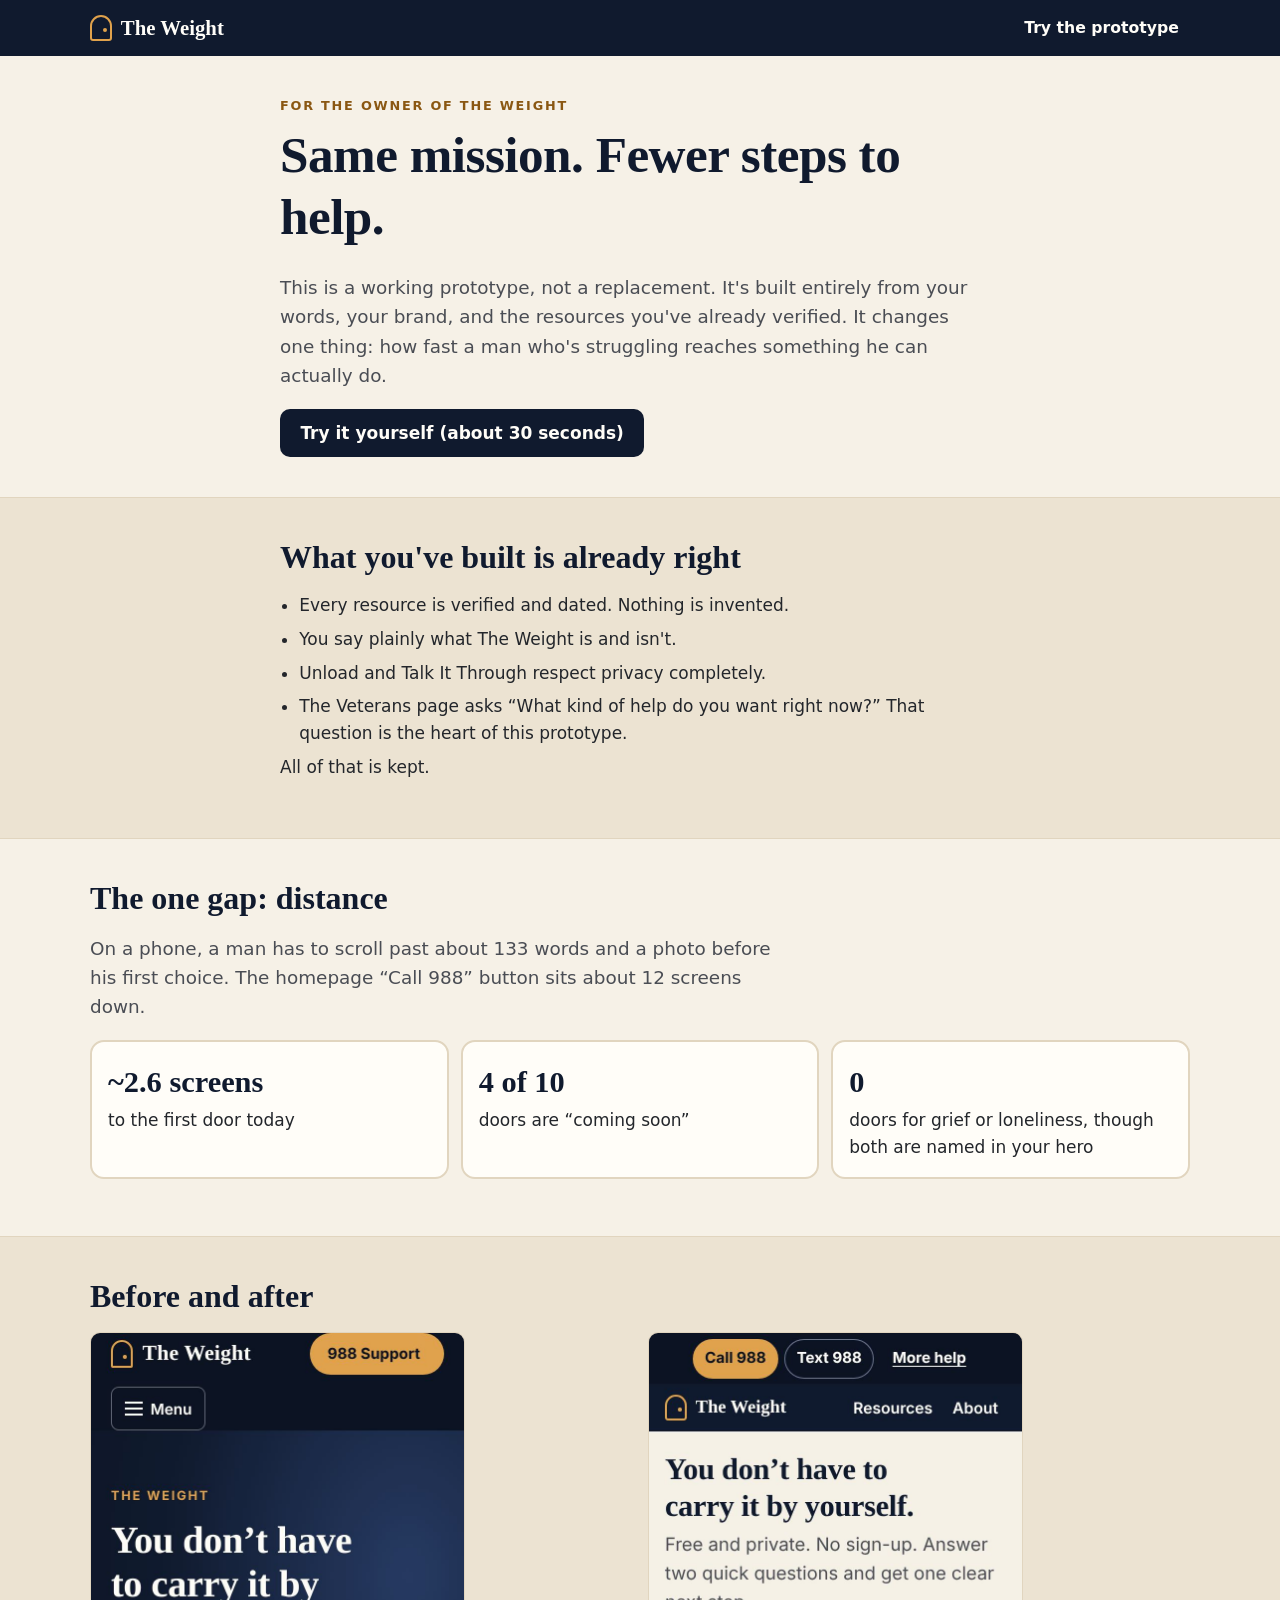
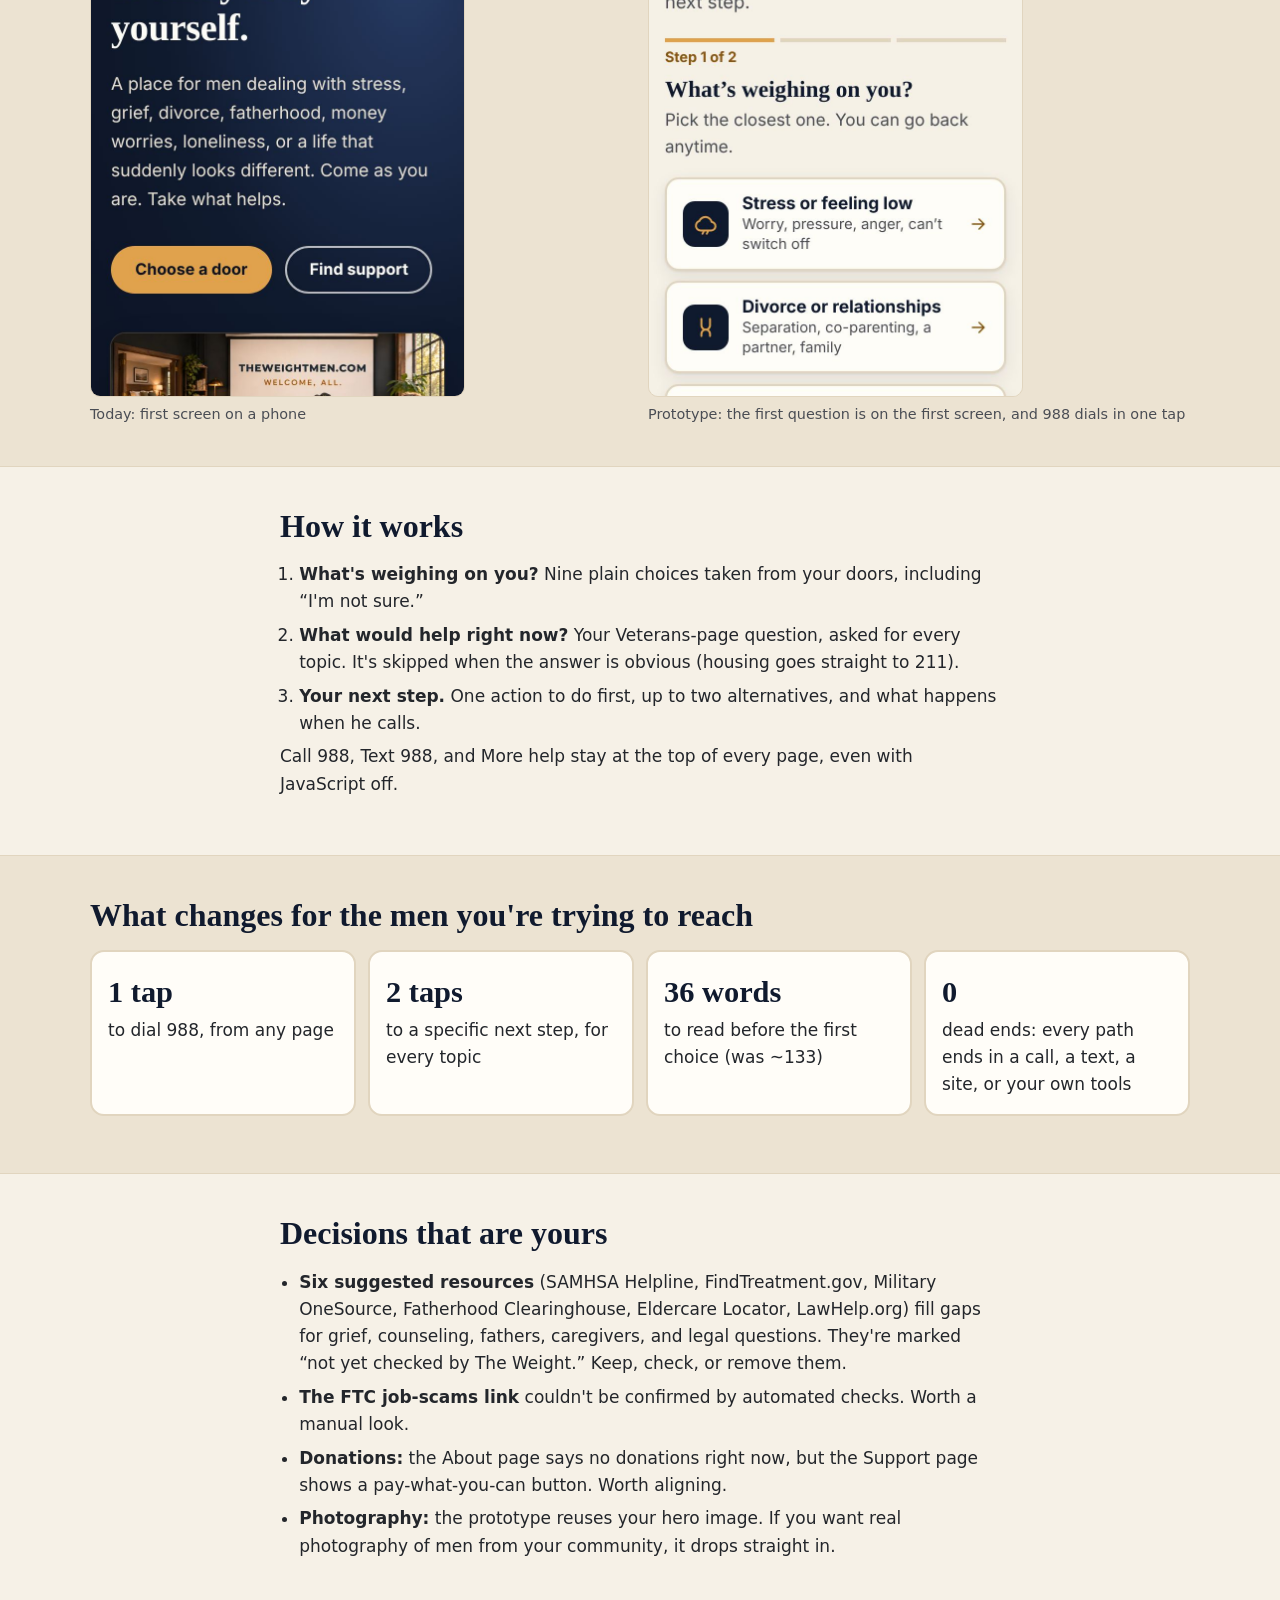
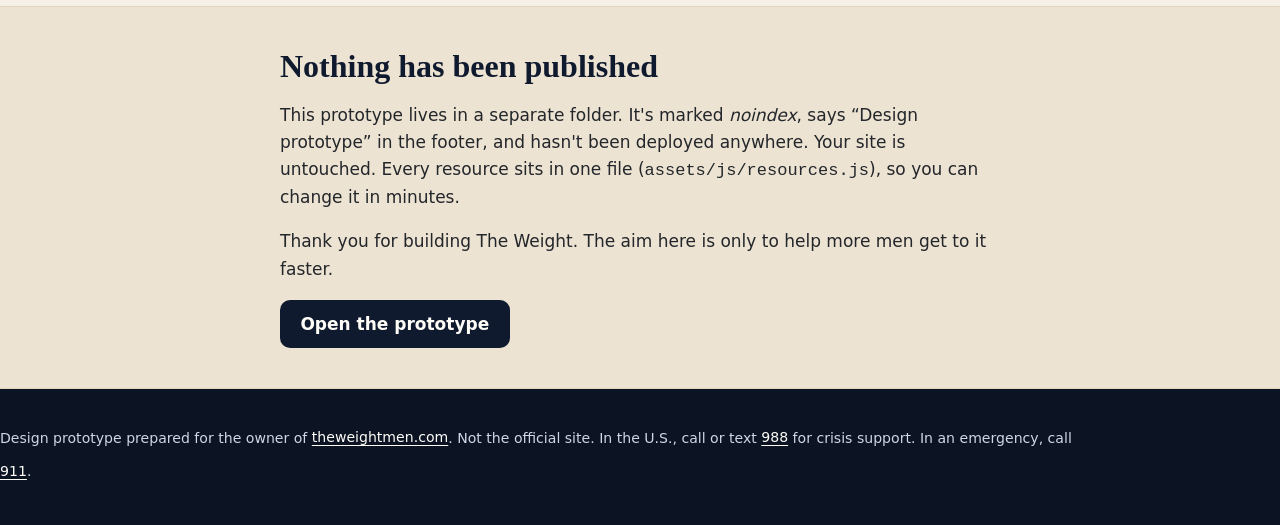
<file: the-weight-prototype/presentation.html>
<!doctype html>
<html lang="en">
<head>
  <meta charset="utf-8">
  <meta name="viewport" content="width=device-width, initial-scale=1">
  <title>A Proposal for The Weight</title>
  <meta name="description" content="A short, respectful walkthrough of an action-first prototype for theweightmen.com.">
  <meta name="robots" content="noindex, nofollow">
  <link rel="stylesheet" href="assets/css/styles.css">
</head>
<body>
  <a class="skip-link" href="#main">Skip to main content</a>
  <header class="site-header">
    <div class="container site-header__inner">
      <a class="brand" href="index.html" aria-label="The Weight prototype, home"><span class="brand__mark" aria-hidden="true"></span>The Weight</a>
      <nav aria-label="Main"><ul class="nav" role="list"><li><a href="index.html">Try the prototype</a></li></ul></nav>
    </div>
  </header>

  <main id="main" tabindex="-1">
    <section class="slide">
      <div class="container narrow">
        <p class="eyebrow">For the owner of The Weight</p>
        <h1>Same mission. Fewer steps to help.</h1>
        <p class="page__lead">This is a working prototype, not a replacement. It's built entirely from your words, your brand, and the resources you've already verified. It changes one thing: how fast a man who's struggling reaches something he can actually do.</p>
        <a class="btn btn--navy" href="index.html">Try it yourself (about 30 seconds)</a>
      </div>
    </section>

    <section class="slide">
      <div class="container narrow">
        <h2>What you've built is already right</h2>
        <ul class="plain-list">
          <li>Every resource is verified and dated. Nothing is invented.</li>
          <li>You say plainly what The Weight is and isn't.</li>
          <li>Unload and Talk It Through respect privacy completely.</li>
          <li>The Veterans page asks “What kind of help do you want right now?” That question is the heart of this prototype.</li>
        </ul>
        <p>All of that is kept.</p>
      </div>
    </section>

    <section class="slide">
      <div class="container">
        <h2>The one gap: distance</h2>
        <p class="page__lead">On a phone, a man has to scroll past about 133 words and a photo before his first choice. The homepage “Call 988” button sits about 12 screens down.</p>
        <div class="kpis">
          <p class="kpi"><strong>~2.6 screens</strong> to the first door today</p>
          <p class="kpi"><strong>4 of 10</strong> doors are “coming soon”</p>
          <p class="kpi"><strong>0</strong> doors for grief or loneliness, though both are named in your hero</p>
        </div>
      </div>
    </section>

    <section class="slide">
      <div class="container">
        <h2>Before and after</h2>
        <div class="compare">
          <figure>
            <img src="docs/screenshots/before-home-mobile.jpg" width="375" height="667" loading="lazy" alt="Current homepage on a phone: headline, paragraph, and two buttons. No choices visible yet.">
            <figcaption>Today: first screen on a phone</figcaption>
          </figure>
          <figure>
            <img src="docs/screenshots/after-home-mobile.jpg" width="375" height="667" loading="lazy" alt="Prototype homepage on a phone: Call 988 and Text 988 at the top, the same headline, then the first question with large choice cards.">
            <figcaption>Prototype: the first question is on the first screen, and 988 dials in one tap</figcaption>
          </figure>
        </div>
      </div>
    </section>

    <section class="slide">
      <div class="container narrow">
        <h2>How it works</h2>
        <ol class="plain-list">
          <li><strong>What's weighing on you?</strong> Nine plain choices taken from your doors, including “I'm not sure.”</li>
          <li><strong>What would help right now?</strong> Your Veterans-page question, asked for every topic. It's skipped when the answer is obvious (housing goes straight to 211).</li>
          <li><strong>Your next step.</strong> One action to do first, up to two alternatives, and what happens when he calls.</li>
        </ol>
        <p>Call 988, Text 988, and More help stay at the top of every page, even with JavaScript off.</p>
      </div>
    </section>

    <section class="slide">
      <div class="container">
        <h2>What changes for the men you're trying to reach</h2>
        <div class="kpis">
          <p class="kpi"><strong>1 tap</strong> to dial 988, from any page</p>
          <p class="kpi"><strong>2 taps</strong> to a specific next step, for every topic</p>
          <p class="kpi"><strong>36 words</strong> to read before the first choice (was ~133)</p>
          <p class="kpi"><strong>0</strong> dead ends: every path ends in a call, a text, a site, or your own tools</p>
        </div>
      </div>
    </section>

    <section class="slide">
      <div class="container narrow">
        <h2>Decisions that are yours</h2>
        <ul class="plain-list">
          <li><strong>Six suggested resources</strong> (SAMHSA Helpline, FindTreatment.gov, Military OneSource, Fatherhood Clearinghouse, Eldercare Locator, LawHelp.org) fill gaps for grief, counseling, fathers, caregivers, and legal questions. They're marked “not yet checked by The Weight.” Keep, check, or remove them.</li>
          <li><strong>The FTC job-scams link</strong> couldn't be confirmed by automated checks. Worth a manual look.</li>
          <li><strong>Donations:</strong> the About page says no donations right now, but the Support page shows a pay-what-you-can button. Worth aligning.</li>
          <li><strong>Photography:</strong> the prototype reuses your hero image. If you want real photography of men from your community, it drops straight in.</li>
        </ul>
      </div>
    </section>

    <section class="slide">
      <div class="container narrow">
        <h2>Nothing has been published</h2>
        <p>This prototype lives in a separate folder. It's marked <em>noindex</em>, says “Design prototype” in the footer, and hasn't been deployed anywhere. Your site is untouched. Every resource sits in one file (<code>assets/js/resources.js</code>), so you can change it in minutes.</p>
        <p>Thank you for building The Weight. The aim here is only to help more men get to it faster.</p>
        <a class="btn btn--navy" href="index.html">Open the prototype</a>
      </div>
    </section>
  </main>

  <footer class="site-footer">
    <div class="container site-footer__fine" style="border:0;margin:0;padding:0">
      <p>Design prototype prepared for the owner of <a href="https://theweightmen.com/">theweightmen.com</a>. Not the official site. In the U.S., call or text <a href="tel:988">988</a> for crisis support. In an emergency, call <a href="tel:911">911</a>.</p>
    </div>
  </footer>
</body>
</html>
</file>
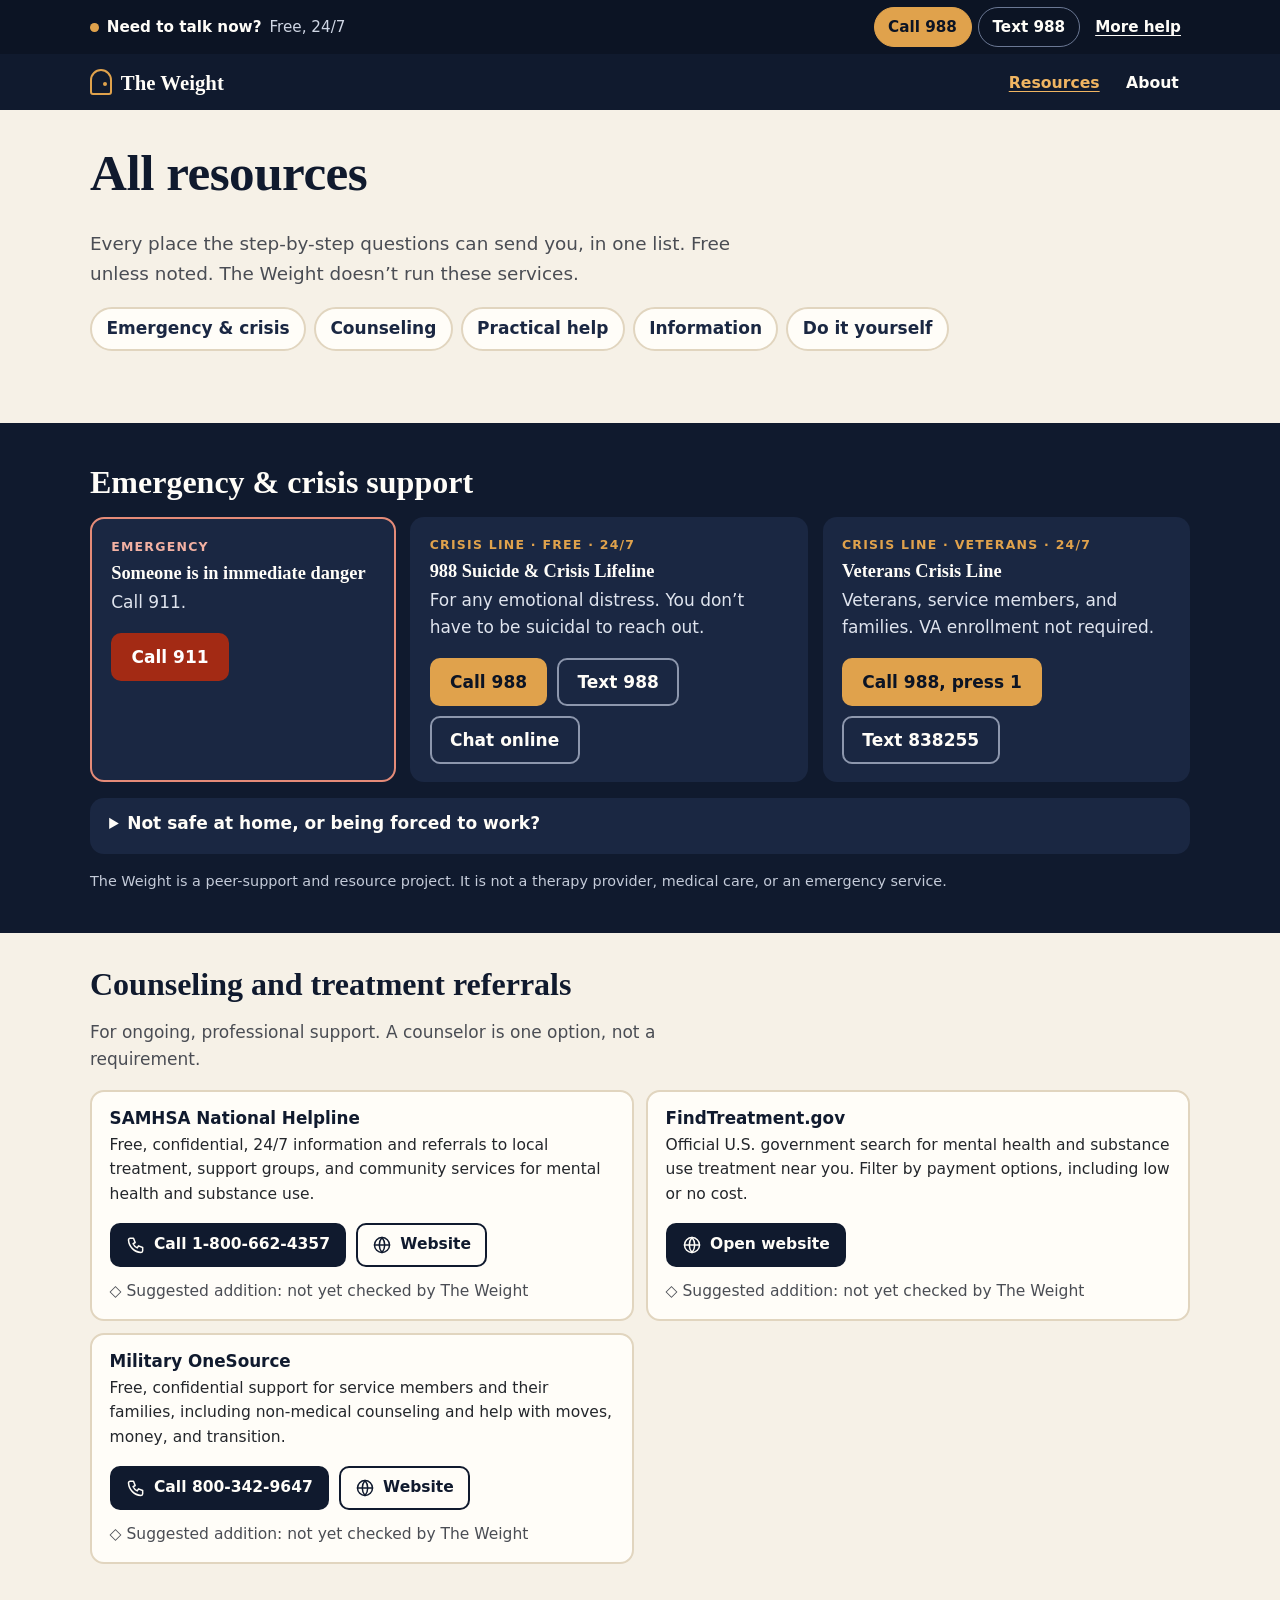
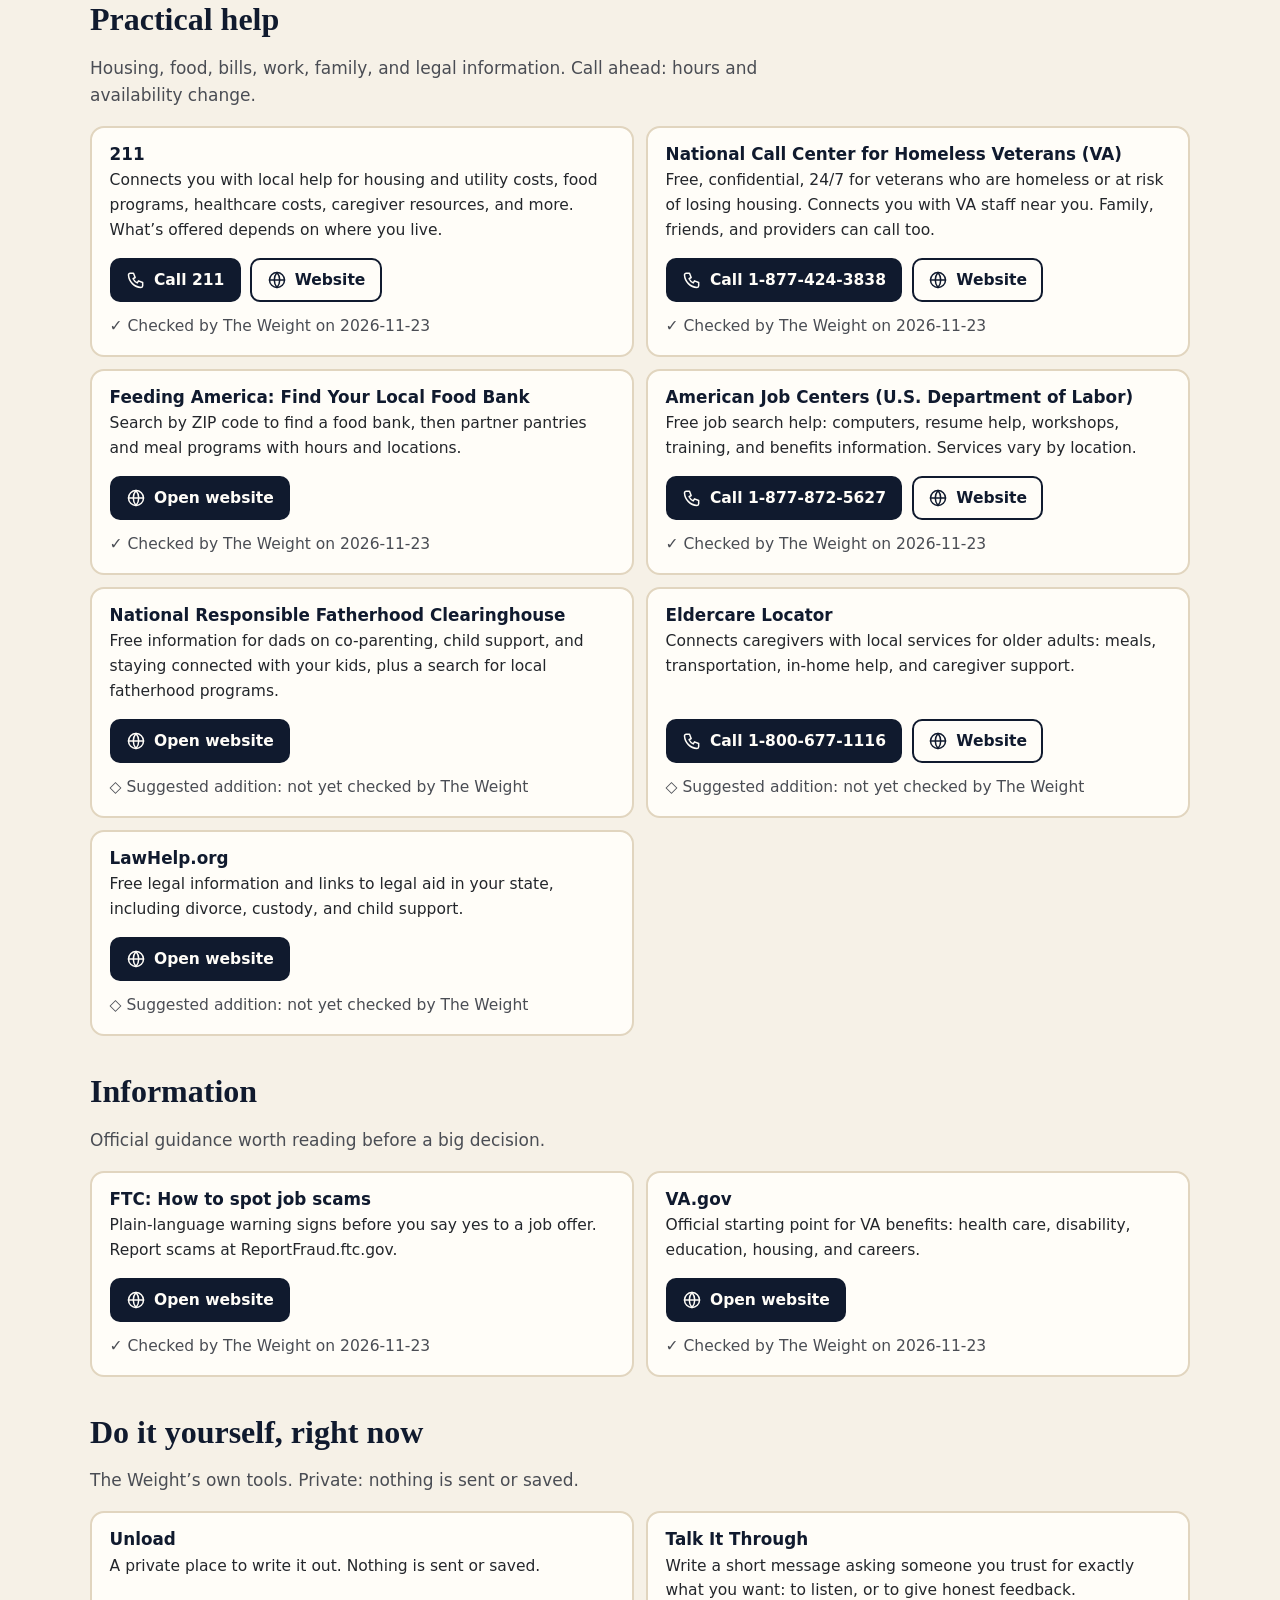
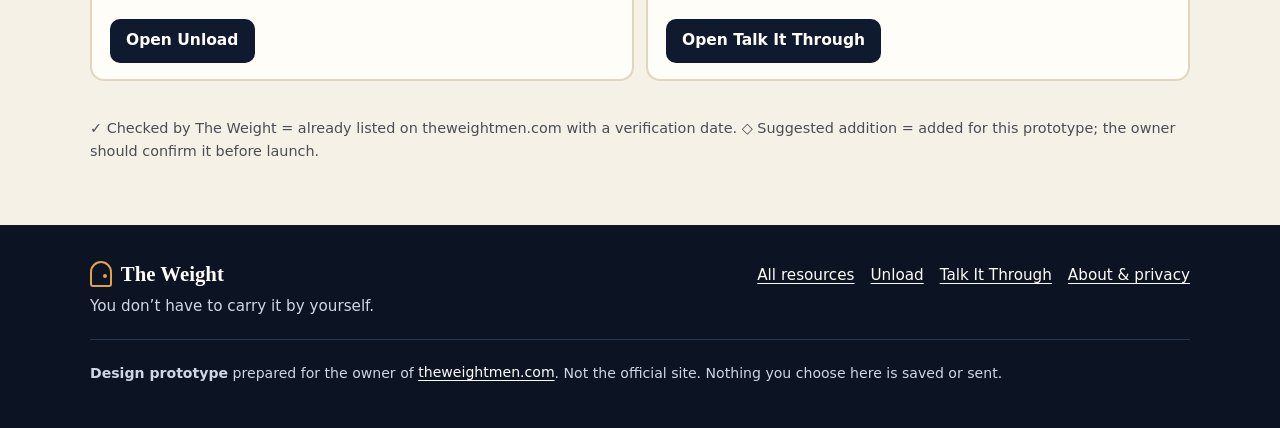
<file: the-weight-prototype/resources.html>
<!doctype html>
<html lang="en">
<head>
  <meta charset="utf-8">
  <meta name="viewport" content="width=device-width, initial-scale=1">
  <title>All resources — The Weight</title>
  <meta name="description" content="Every support line and service The Weight points to, grouped by emergency, crisis, counseling, practical help, and information.">
  <meta name="robots" content="noindex, nofollow">
  <meta name="theme-color" content="#101a2e">
  <link rel="stylesheet" href="assets/css/styles.css">
  <script defer src="assets/js/resources.js"></script>
  <script defer src="assets/js/common.js"></script>
  <script defer src="assets/js/resources-page.js"></script>
</head>
<body>
  <a class="skip-link" href="#main">Skip to main content</a>

  <!-- Immediate support: on every page, works without JavaScript -->
  <div class="help-bar" role="region" aria-label="Immediate support">
    <div class="container help-bar__inner">
      <p class="help-bar__text"><span class="help-bar__dot" aria-hidden="true"></span><span class="help-bar__long">Need to talk now?</span> <span class="help-bar__free">Free, 24/7</span></p>
      <div class="help-bar__actions">
        <a class="hb-btn hb-btn--strong" href="tel:988">Call 988</a>
        <a class="hb-btn" href="sms:988">Text 988</a>
        <a class="hb-btn hb-btn--ghost" href="#urgent">More help<span class="sr-only">: emergency and crisis lines</span></a>
      </div>
    </div>
  </div>

  <header class="site-header">
    <div class="container site-header__inner">
      <a class="brand" href="index.html" aria-label="The Weight, home"><span class="brand__mark" aria-hidden="true"></span>The Weight</a>
      <nav aria-label="Main">
        <ul class="nav" role="list">
          <li><a href="resources.html" aria-current="page">Resources</a></li>
          <li><a href="about.html">About</a></li>
        </ul>
      </nav>
    </div>
  </header>

  <main id="main" tabindex="-1">
    <section class="page">
      <div class="container">
        <h1>All resources</h1>
        <p class="page__lead">Every place the step-by-step questions can send you, in one list. Free unless noted. The Weight doesn’t run these services.</p>
        <ul class="jump" role="list" aria-label="Jump to a group">
          <li><a href="#urgent">Emergency &amp; crisis</a></li>
          <li><a href="#professional">Counseling</a></li>
          <li><a href="#practical">Practical help</a></li>
          <li><a href="#info">Information</a></li>
          <li><a href="#tools">Do it yourself</a></li>
        </ul>
      </div>
    </section>
    <!-- Full urgent panel: target of "More help" on every page -->
    <section class="urgent" id="urgent" aria-labelledby="urgent-title" tabindex="-1">
      <div class="container">
        <h2 id="urgent-title" class="urgent__title">Emergency &amp; crisis support</h2>
        <div class="urgent__grid">
          <div class="urgent__card urgent__card--emergency">
            <p class="tier">Emergency</p>
            <h3>Someone is in immediate danger</h3>
            <p>Call 911.</p>
            <a class="btn btn--danger" href="tel:911">Call 911</a>
          </div>
          <div class="urgent__card">
            <p class="tier">Crisis line · free · 24/7</p>
            <h3>988 Suicide &amp; Crisis Lifeline</h3>
            <p>For any emotional distress. You don’t have to be suicidal to reach out.</p>
            <div class="btn-row">
              <a class="btn btn--amber" href="tel:988">Call 988</a>
              <a class="btn btn--outline-light" href="sms:988">Text 988</a>
              <a class="btn btn--outline-light" href="https://chat.988lifeline.org/" target="_blank" rel="noopener">Chat online<span class="sr-only"> (opens in a new tab)</span></a>
            </div>
          </div>
          <div class="urgent__card">
            <p class="tier">Crisis line · veterans · 24/7</p>
            <h3>Veterans Crisis Line</h3>
            <p>Veterans, service members, and families. VA enrollment not required.</p>
            <div class="btn-row">
              <a class="btn btn--amber" href="tel:988">Call 988, press 1</a>
              <a class="btn btn--outline-light" href="sms:838255">Text 838255</a>
            </div>
          </div>
        </div>
        <details class="urgent__more">
          <summary>Not safe at home, or being forced to work?</summary>
          <ul class="plain-list">
            <li><strong>Abuse by a partner or family member:</strong> National Domestic Violence Hotline, <a href="tel:18007997233">1-800-799-7233</a> or text <a href="sms:88788">88788</a>. Men are welcome.</li>
            <li><strong>Sexual assault:</strong> RAINN, <a href="tel:18006564673">1-800-656-4673</a>.</li>
            <li><strong>Trafficking:</strong> National Human Trafficking Hotline, <a href="tel:18883737888">1-888-373-7888</a> or text <a href="sms:233733">233733</a>.</li>
          </ul>
        </details>
        <p class="urgent__note">The Weight is a peer-support and resource project. It is not a therapy provider, medical care, or an emergency service.</p>
      </div>
    </section>

    <div class="container page" id="resource-groups">
      <noscript><p class="panel">The full list below needs JavaScript. Emergency and crisis lines above work without it.</p></noscript>
    </div>

  </main>

  <footer class="site-footer">
    <div class="container site-footer__inner">
      <div>
        <p class="brand brand--footer"><span class="brand__mark" aria-hidden="true"></span>The Weight</p>
        <p class="site-footer__tag">You don’t have to carry it by yourself.</p>
      </div>
      <nav aria-label="Footer">
        <ul class="footer-links" role="list">
          <li><a href="resources.html">All resources</a></li>
          <li><a href="unload.html">Unload</a></li>
          <li><a href="talk.html">Talk It Through</a></li>
          <li><a href="about.html">About &amp; privacy</a></li>
        </ul>
      </nav>
    </div>
    <div class="container site-footer__fine">
      <p><strong>Design prototype</strong> prepared for the owner of <a href="https://theweightmen.com/">theweightmen.com</a>. Not the official site. Nothing you choose here is saved or sent.</p>
    </div>
  </footer>
</body>
</html>
</file>
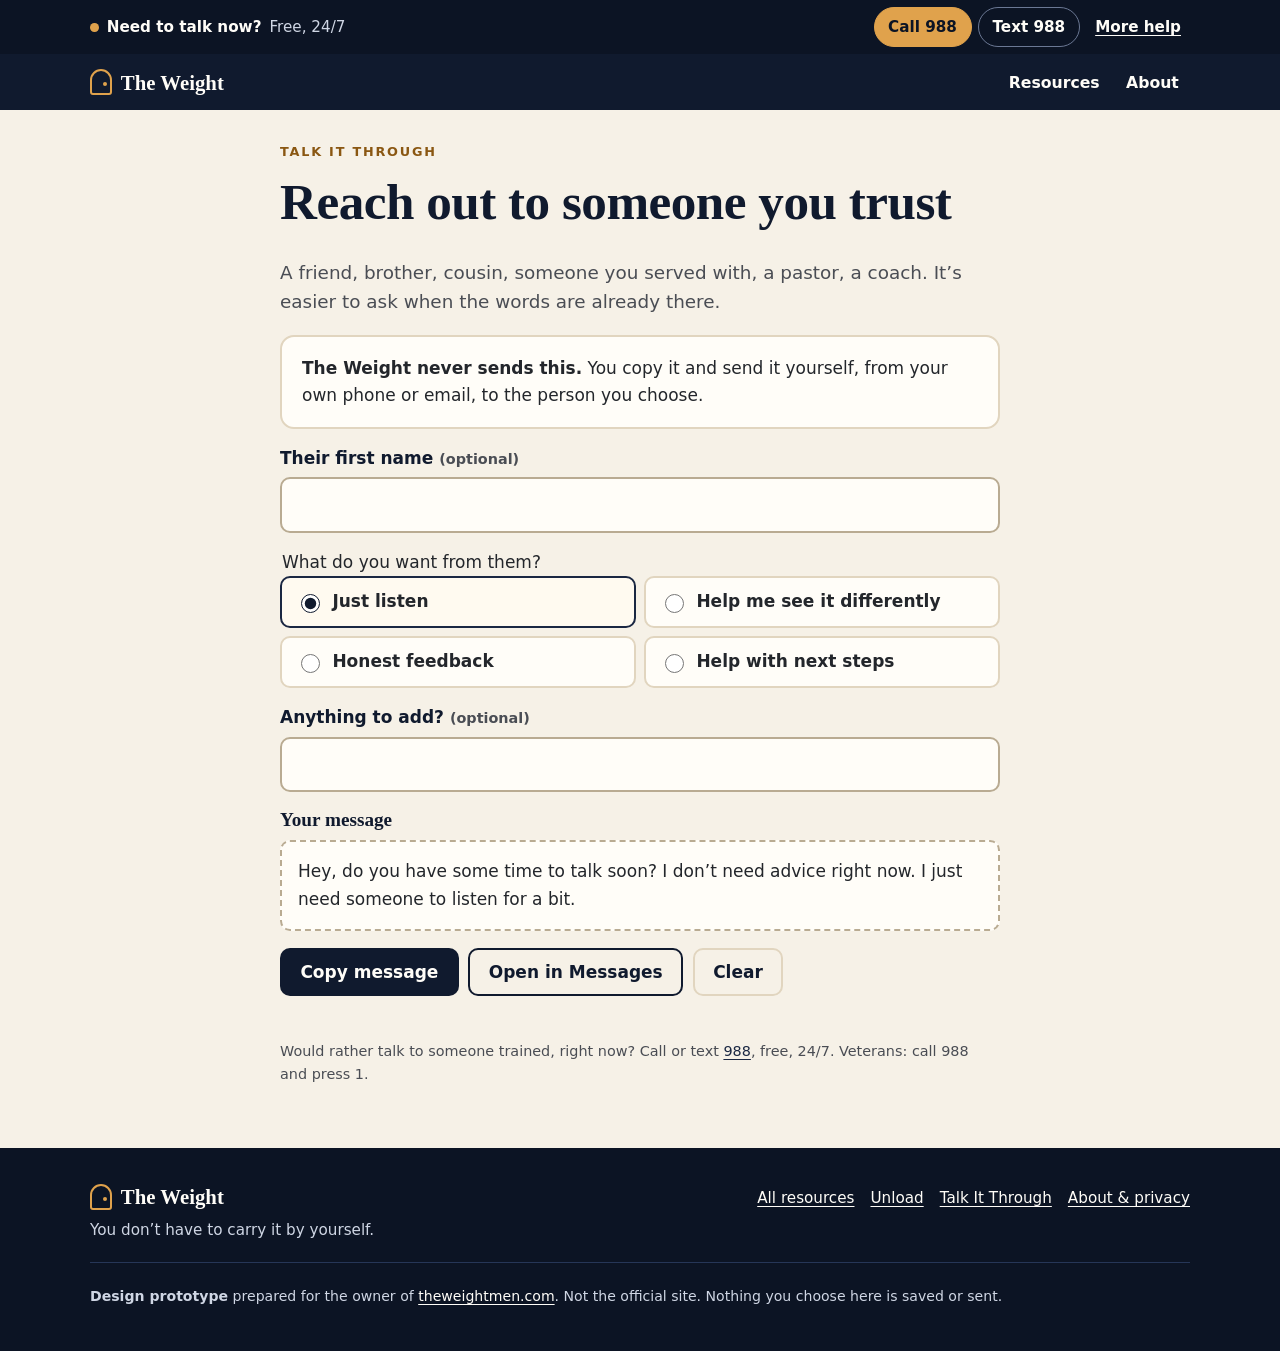
<file: the-weight-prototype/talk.html>
<!doctype html>
<html lang="en">
<head>
  <meta charset="utf-8">
  <meta name="viewport" content="width=device-width, initial-scale=1">
  <title>Talk It Through — The Weight</title>
  <meta name="description" content="Write a short message asking someone you trust to listen or give honest feedback. You send it yourself.">
  <meta name="robots" content="noindex, nofollow">
  <meta name="theme-color" content="#101a2e">
  <link rel="stylesheet" href="assets/css/styles.css">
  <script defer src="assets/js/talk.js"></script>
</head>
<body>
  <a class="skip-link" href="#main">Skip to main content</a>

  <!-- Immediate support: on every page, works without JavaScript -->
  <div class="help-bar" role="region" aria-label="Immediate support">
    <div class="container help-bar__inner">
      <p class="help-bar__text"><span class="help-bar__dot" aria-hidden="true"></span><span class="help-bar__long">Need to talk now?</span> <span class="help-bar__free">Free, 24/7</span></p>
      <div class="help-bar__actions">
        <a class="hb-btn hb-btn--strong" href="tel:988">Call 988</a>
        <a class="hb-btn" href="sms:988">Text 988</a>
        <a class="hb-btn hb-btn--ghost" href="resources.html#urgent">More help<span class="sr-only">: emergency and crisis lines</span></a>
      </div>
    </div>
  </div>

  <header class="site-header">
    <div class="container site-header__inner">
      <a class="brand" href="index.html" aria-label="The Weight, home"><span class="brand__mark" aria-hidden="true"></span>The Weight</a>
      <nav aria-label="Main">
        <ul class="nav" role="list">
          <li><a href="resources.html">Resources</a></li>
          <li><a href="about.html">About</a></li>
        </ul>
      </nav>
    </div>
  </header>

  <main id="main" tabindex="-1">
    <section class="page">
      <div class="container narrow">
        <p class="eyebrow">Talk It Through</p>
        <h1>Reach out to someone you trust</h1>
        <p class="page__lead">A friend, brother, cousin, someone you served with, a pastor, a coach. It’s easier to ask when the words are already there.</p>
        <p class="panel"><strong>The Weight never sends this.</strong> You copy it and send it yourself, from your own phone or email, to the person you choose.</p>
        <form id="msg-form" onsubmit="return false">
          <div class="field">
            <label for="msg-who">Their first name <span class="meta">(optional)</span></label>
            <input type="text" id="msg-who" autocomplete="off" maxlength="40">
          </div>
          <fieldset class="radio-grid">
            <legend>What do you want from them?</legend>
            <label class="radio"><input type="radio" name="ask" value="listen" checked> Just listen</label>
            <label class="radio"><input type="radio" name="ask" value="perspective"> Help me see it differently</label>
            <label class="radio"><input type="radio" name="ask" value="feedback"> Honest feedback</label>
            <label class="radio"><input type="radio" name="ask" value="steps"> Help with next steps</label>
          </fieldset>
          <div class="field">
            <label for="msg-note">Anything to add? <span class="meta">(optional)</span></label>
            <input type="text" id="msg-note" autocomplete="off" maxlength="200">
          </div>
          <h2 class="h3" style="font-size:1.2rem" id="preview-label">Your message</h2>
          <p class="preview" id="msg-preview" aria-labelledby="preview-label" aria-live="polite"></p>
          <div class="btn-row">
            <button type="button" class="btn btn--navy" id="msg-copy">Copy message</button>
            <a class="btn btn--outline" id="msg-sms" href="sms:">Open in Messages</a>
            <button type="button" class="btn btn--outline" id="msg-share" hidden>Share…</button>
            <button type="button" class="btn btn--quiet" id="msg-clear">Clear</button>
          </div>
          <p class="status" id="msg-status" role="status"></p>
        </form>
        <p class="meta">Would rather talk to someone trained, right now? Call or text <a href="tel:988">988</a>, free, 24/7. Veterans: call 988 and press 1.</p>
      </div>
    </section>

  </main>

  <footer class="site-footer">
    <div class="container site-footer__inner">
      <div>
        <p class="brand brand--footer"><span class="brand__mark" aria-hidden="true"></span>The Weight</p>
        <p class="site-footer__tag">You don’t have to carry it by yourself.</p>
      </div>
      <nav aria-label="Footer">
        <ul class="footer-links" role="list">
          <li><a href="resources.html">All resources</a></li>
          <li><a href="unload.html">Unload</a></li>
          <li><a href="talk.html">Talk It Through</a></li>
          <li><a href="about.html">About &amp; privacy</a></li>
        </ul>
      </nav>
    </div>
    <div class="container site-footer__fine">
      <p><strong>Design prototype</strong> prepared for the owner of <a href="https://theweightmen.com/">theweightmen.com</a>. Not the official site. Nothing you choose here is saved or sent.</p>
    </div>
  </footer>
</body>
</html>
</file>
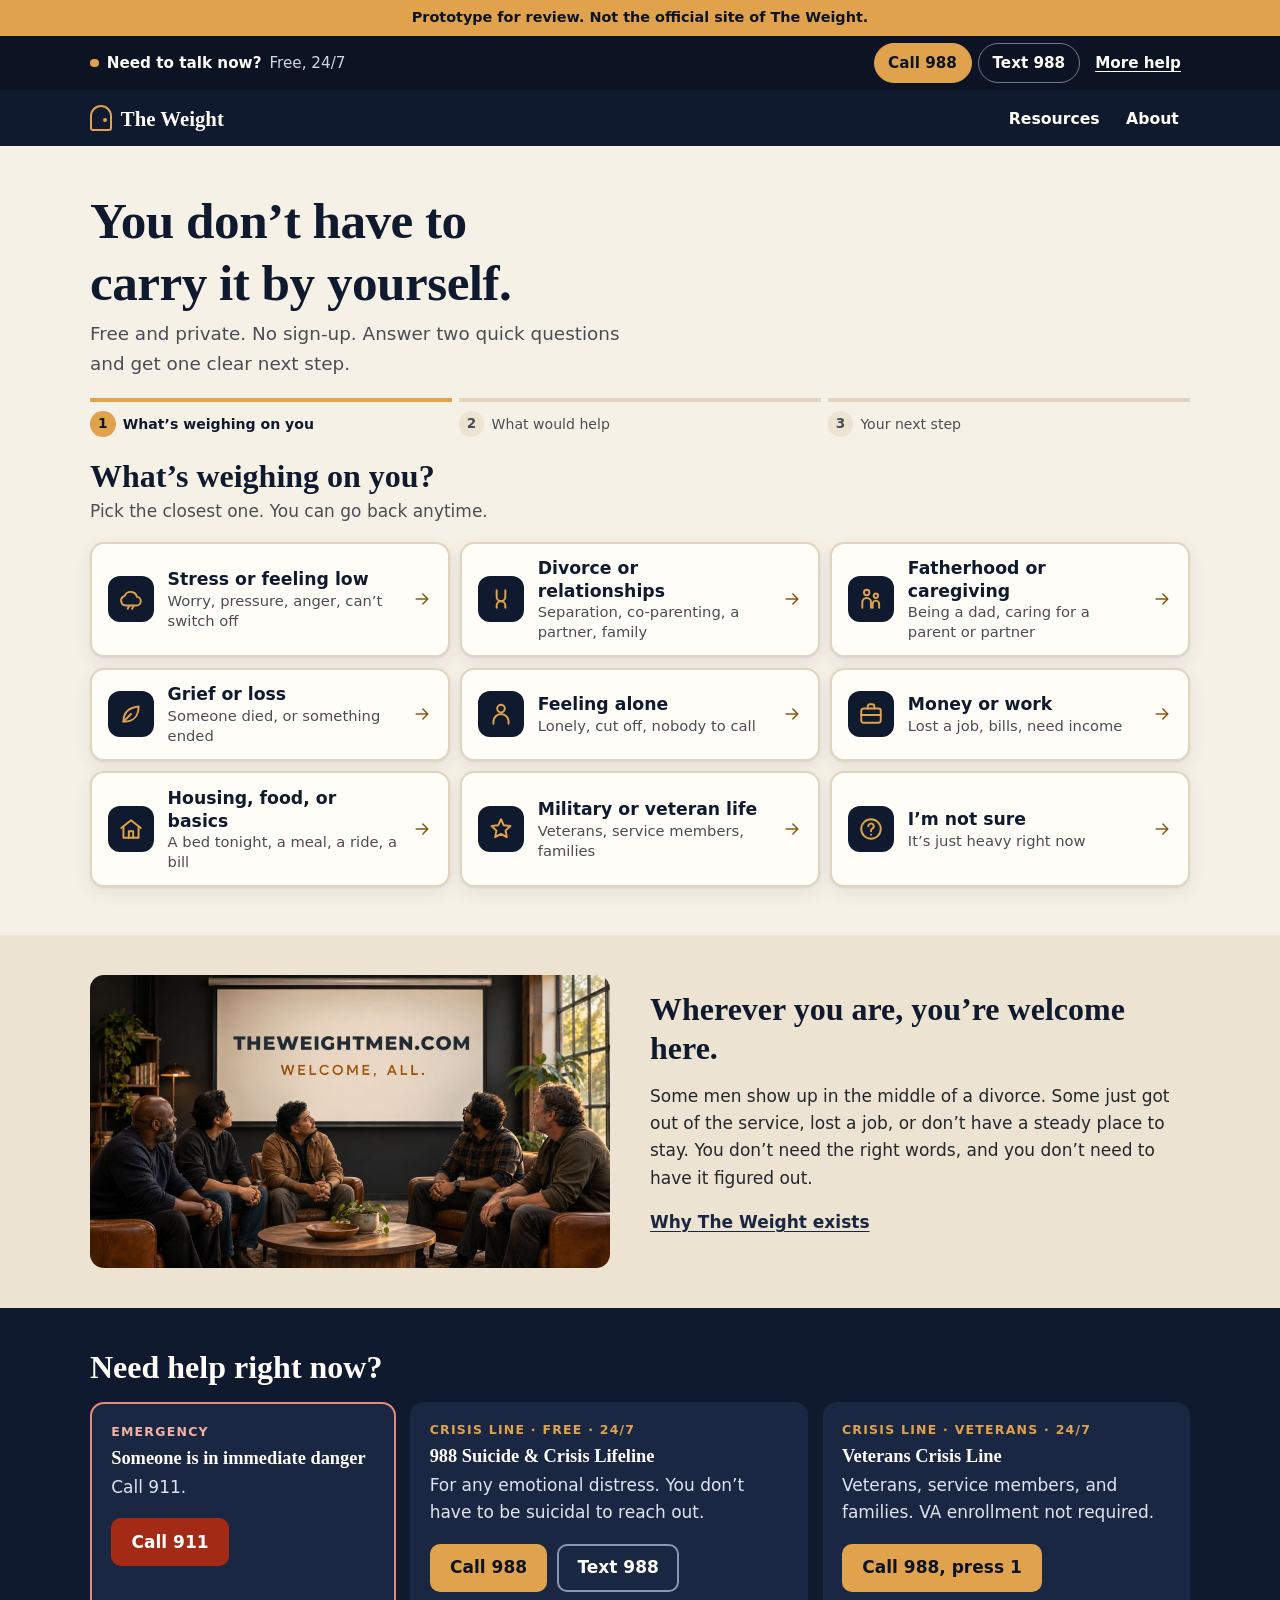
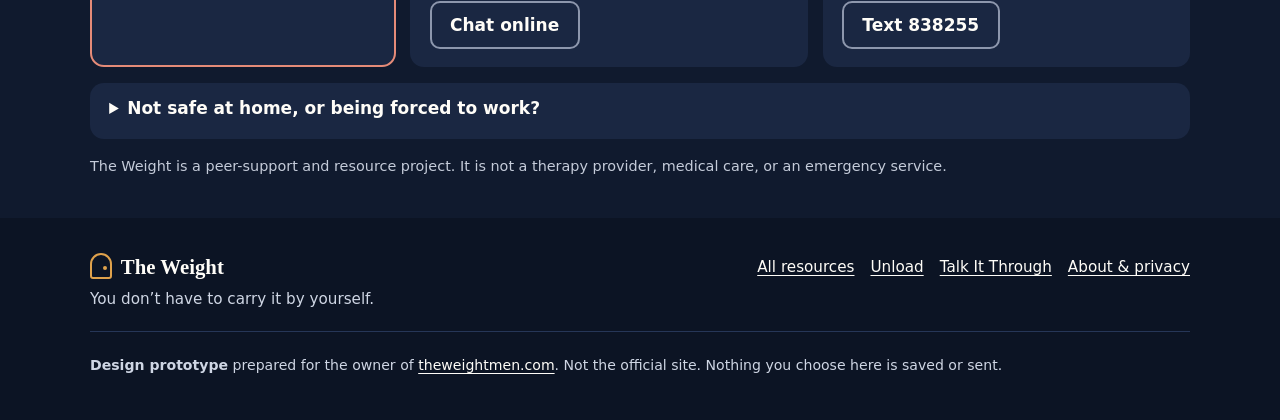
<file: the-weight-prototype/The-Weight-Prototype.html>
<!doctype html>
<html lang="en">
<head>
  <meta charset="utf-8">
  <meta name="viewport" content="width=device-width, initial-scale=1">
  <title>The Weight — You don’t have to carry it by yourself.</title>
  <meta name="description" content="Prototype: answer two quick questions and get one clear next step.">
  <meta name="robots" content="noindex, nofollow">
  <meta name="theme-color" content="#101a2e">
  <style>
/* ─────────────────────────────────────────────────────────────
   The Weight — action-first prototype
   Palette and type are taken from theweightmen.com (navy, cream,
   amber/bronze, serif headings) so the brand stays recognisable.
   Mobile-first. No external fonts, libraries, or tracking.
   ───────────────────────────────────────────────────────────── */
:root {
  --navy-900: #0c1424;
  --navy-800: #101a2e;
  --navy-700: #1a2742;
  --navy-600: #263657;
  --charcoal: #23262b;
  --charcoal-soft: #4a4d54;
  --cream: #f6f1e7;
  --cream-2: #ece3d2;
  --cream-3: #e1d5bf;
  --amber: #e0a24c;        /* bronze/amber on navy */
  --amber-strong: #f0b562;
  --amber-ink: #8a5712;    /* amber for text on cream (AA) */
  --red: #a32a14;
  --white: #fffdf8;

  --serif: "Iowan Old Style", "Palatino Linotype", Palatino, Georgia, "Times New Roman", serif;
  --sans: system-ui, -apple-system, "Segoe UI", Roboto, "Helvetica Neue", Arial, sans-serif;

  --radius: 14px;
  --shadow: 0 1px 2px rgba(12,20,36,.08), 0 6px 18px rgba(12,20,36,.07);
  --focus: 3px solid #b5730f;
}

*, *::before, *::after { box-sizing: border-box; }
html { -webkit-text-size-adjust: 100%; }
body {
  margin: 0; font-family: var(--sans); font-size: 1.0625rem; line-height: 1.6;
  color: var(--charcoal); background: var(--cream); overflow-wrap: break-word;
}
img { max-width: 100%; height: auto; display: block; }
h1, h2, h3, h4 { font-family: var(--serif); line-height: 1.2; color: var(--navy-800); margin: 0 0 .5em; font-weight: 600; }
h1 { font-size: clamp(1.9rem, 6.5vw, 3.2rem); letter-spacing: -.01em; }
h2 { font-size: clamp(1.45rem, 4vw, 2rem); }
h3 { font-size: 1.2rem; }
p { margin: 0 0 1em; }
a { color: var(--navy-700); text-underline-offset: .18em; }
a:hover { color: var(--amber-ink); }
:focus-visible { outline: var(--focus); outline-offset: 3px; border-radius: 4px; }
[tabindex="-1"]:focus { outline: none; }
[hidden] { display: none !important; }
@media (prefers-reduced-motion: reduce) { * { transition: none !important; animation: none !important; scroll-behavior: auto !important; } }

.sr-only { position: absolute !important; width: 1px; height: 1px; padding: 0; margin: -1px; overflow: hidden; clip: rect(0 0 0 0); white-space: nowrap; border: 0; }
.skip-link { position: absolute; left: 1rem; top: -100px; z-index: 100; background: var(--amber); color: var(--navy-900); padding: .6rem 1rem; border-radius: 8px; font-weight: 700; }
.skip-link:focus { top: .5rem; }
.container { width: min(100% - 2rem, 1100px); margin-inline: auto; }
.narrow { max-width: 720px; }

/* ── Immediate-support bar (every page) ─────────────────── */
.help-bar { background: var(--navy-900); color: var(--white); font-size: .95rem; position: sticky; top: 0; z-index: 50; }
.help-bar__inner { display: flex; flex-wrap: wrap; align-items: center; justify-content: space-between; gap: .4rem .75rem; padding: .45rem 0; }
.help-bar__text { margin: 0; font-weight: 600; display: flex; align-items: center; gap: .5rem; }
.help-bar__free { font-weight: 400; color: #cfd6e4; }
.help-bar__dot { width: .55rem; height: .55rem; border-radius: 50%; background: var(--amber); flex: none; }
.help-bar__actions { display: flex; gap: .4rem; flex-wrap: wrap; }
.hb-btn { display: inline-flex; align-items: center; min-height: 40px; padding: .3rem .85rem; border-radius: 999px; border: 1.5px solid #6b7894; color: var(--white); text-decoration: none; font-weight: 700; white-space: nowrap; }
.hb-btn:hover { color: var(--navy-900); background: var(--amber-strong); border-color: var(--amber-strong); }
.hb-btn--strong { background: var(--amber); border-color: var(--amber); color: var(--navy-900); }
.hb-btn--ghost { border-color: transparent; text-decoration: underline; text-underline-offset: .2em; padding-inline: .5rem; }
.help-bar :focus-visible { outline-color: var(--amber-strong); }
@media (max-width: 560px) {
  .help-bar__text { display: none; }
  .help-bar__inner { justify-content: center; padding: .35rem 0; }
  .help-bar__actions { flex-wrap: nowrap; }
  .hb-btn { padding-inline: .7rem; }
}
@media (max-width: 340px) { .hb-btn { padding-inline: .5rem; font-size: .9rem; } .hb-btn--ghost { padding-inline: .3rem; } }
@media (max-height: 480px) { .help-bar { position: static; } }

/* ── Header ──────────────────────────────────────────────── */
.site-header { background: var(--navy-800); color: var(--white); }
.site-header__inner { display: flex; align-items: center; justify-content: space-between; gap: 1rem; min-height: 56px; flex-wrap: wrap; }
.brand { display: inline-flex; align-items: center; gap: .55rem; white-space: nowrap; font-family: var(--serif); font-size: 1.3rem; font-weight: 600; color: var(--white); text-decoration: none; }
.brand:hover { color: var(--amber-strong); }
.brand__mark { width: 22px; height: 26px; border: 2.5px solid var(--amber); border-radius: 11px 11px 3px 3px; position: relative; flex: none; }
.brand__mark::after { content: ""; position: absolute; right: 3px; top: 11px; width: 4px; height: 4px; border-radius: 50%; background: var(--amber); }
.nav { display: flex; gap: .25rem; list-style: none; margin: 0; padding: 0; }
.nav a { color: var(--white); text-decoration: none; padding: .6rem .7rem; display: inline-block; border-radius: 8px; font-weight: 600; font-size: .98rem; }
.nav a:hover, .nav a[aria-current="page"] { color: var(--amber-strong); text-decoration: underline; }
.site-header :focus-visible { outline-color: var(--amber-strong); }

/* ── Buttons ─────────────────────────────────────────────── */
.btn { display: inline-flex; align-items: center; justify-content: center; gap: .5rem; min-height: 48px; padding: .65rem 1.15rem; border-radius: 10px; border: 2px solid transparent; font: inherit; font-weight: 700; text-decoration: none; cursor: pointer; line-height: 1.2; text-align: center; }
.btn .icon { width: 20px; height: 20px; flex: none; }
.btn--amber { background: var(--amber); color: var(--navy-900); }
.btn--amber:hover { background: var(--amber-strong); color: var(--navy-900); }
.btn--navy { background: var(--navy-800); color: var(--white); }
.btn--navy:hover { background: var(--navy-600); color: var(--white); }
.btn--outline { border-color: var(--navy-800); color: var(--navy-800); background: transparent; }
.btn--outline:hover { background: var(--navy-800); color: var(--white); }
.btn--outline-light { border-color: #8d97ad; color: var(--white); background: transparent; }
.btn--outline-light:hover { border-color: var(--amber-strong); color: var(--amber-strong); }
.btn--danger { background: var(--red); color: #fff; }
.btn--danger:hover { background: #7f1f0d; color: #fff; }
.btn--quiet { background: transparent; border-color: var(--cream-3); color: var(--navy-800); }
.btn--quiet:hover { border-color: var(--navy-800); color: var(--navy-800); }
.btn-row { display: flex; flex-wrap: wrap; gap: .6rem; }
.text-link { font-weight: 700; }

/* ── Hero ────────────────────────────────────────────────── */
.hero { padding: 1.25rem 0 .25rem; }
@media (max-width: 560px) { .hero__lead { font-size: 1.02rem; } .site-header__inner { min-height: 48px; } .nav a { padding: .5rem .5rem; } .brand { font-size: 1.15rem; } }
.eyebrow { text-transform: uppercase; letter-spacing: .14em; font-size: .8rem; font-weight: 700; color: var(--amber-ink); margin-bottom: .5rem; }
.hero__title { max-width: 18ch; margin-bottom: .4rem; }
.hero__lead { font-size: 1.15rem; color: var(--charcoal-soft); max-width: 46ch; margin: 0; }
@media (min-width: 760px) { .hero { padding-top: 2.75rem; } }

/* ── Wizard ──────────────────────────────────────────────── */
.wizard { padding: 1rem 0 3rem; }
.wizard:focus { outline: none; }
.progress { list-style: none; display: flex; gap: .4rem; margin: 0 0 1.25rem; padding: 0; counter-reset: none; }
.progress__item { flex: 1; display: flex; align-items: center; gap: .45rem; font-size: .88rem; color: var(--charcoal-soft); padding-top: .55rem; border-top: 4px solid var(--cream-3); min-width: 0; }
.progress__num { width: 1.6rem; height: 1.6rem; border-radius: 50%; display: inline-grid; place-items: center; background: var(--cream-2); font-weight: 700; flex: none; font-size: .85rem; }
.progress__item.is-done { border-top-color: var(--navy-700); }
.progress__item.is-done .progress__num { background: var(--navy-700); color: var(--white); }
.progress__item.is-current { border-top-color: var(--amber); color: var(--navy-800); font-weight: 700; }
.progress__item.is-current .progress__num { background: var(--amber); color: var(--navy-900); }
.progress__item.is-skipped { opacity: .55; }
.progress__item.is-skipped .progress__label::after { content: " (skipped)"; font-weight: 400; }
.progress__text { display: none; font-size: .9rem; font-weight: 700; color: var(--amber-ink); margin: -.75rem 0 .5rem; }
@media (max-width: 560px) {
  .progress { margin-bottom: 1rem; }
  .progress__item { padding-top: 0; }
  .progress__num, .progress__label { position: absolute; width: 1px; height: 1px; overflow: hidden; clip: rect(0 0 0 0); }
  .progress__text { display: block; }
  .hero__eyebrow { display: none; }
  .site-header__inner { flex-wrap: nowrap; gap: .5rem; }
}

.step__title { margin-bottom: .2rem; }
.step__title:focus { outline: none; }
.step__hint { color: var(--charcoal-soft); margin-bottom: 1rem; }
.step__crumb { font-size: .95rem; color: var(--charcoal-soft); margin-bottom: .35rem; }

.cards { list-style: none; margin: 0; padding: 0; display: grid; gap: .65rem; grid-template-columns: 1fr; }
@media (min-width: 600px) { .cards { grid-template-columns: 1fr 1fr; } }
@media (min-width: 960px) { .cards { grid-template-columns: repeat(3, 1fr); } .cards--needs { grid-template-columns: repeat(2, 1fr); max-width: 820px; } }
.choice { width: 100%; height: 100%; display: flex; align-items: center; gap: .85rem; text-align: left; padding: .85rem 1rem; min-height: 72px; background: var(--white); border: 2px solid var(--cream-3); border-radius: var(--radius); font: inherit; color: var(--charcoal); cursor: pointer; box-shadow: var(--shadow); transition: border-color .15s, transform .15s; }
.choice:hover { border-color: var(--navy-700); }
.choice:active { transform: translateY(1px); }
.choice:focus-visible { outline: var(--focus); outline-offset: 2px; border-color: var(--navy-700); }
.choice__icon { width: 46px; height: 46px; border-radius: 12px; background: var(--navy-800); color: var(--amber); display: grid; place-items: center; flex: none; }
.choice__icon .icon { width: 26px; height: 26px; }
.choice__text { display: flex; flex-direction: column; min-width: 0; flex: 1; }
.choice__label { font-weight: 700; font-size: 1.08rem; color: var(--navy-800); line-height: 1.3; }
.choice__hint { font-size: .92rem; color: var(--charcoal-soft); line-height: 1.35; }
.choice__arrow { width: 20px; height: 20px; color: var(--amber-ink); flex: none; }
.wizard__controls { display: flex; gap: .6rem; margin-top: 1.5rem; flex-wrap: wrap; }

.noscript-box { background: var(--white); border: 2px solid var(--cream-3); border-radius: var(--radius); padding: 1rem 1.25rem; }

/* ── Result ──────────────────────────────────────────────── */
.result__lead { font-size: 1.12rem; max-width: 60ch; }
.primary { background: var(--navy-800); color: var(--white); border-radius: var(--radius); padding: 1.25rem; margin: 1rem 0 1.25rem; box-shadow: var(--shadow); }
.primary__tag { display: inline-block; background: var(--amber); color: var(--navy-900); font-weight: 800; font-size: .78rem; letter-spacing: .08em; text-transform: uppercase; padding: .15rem .55rem; border-radius: 999px; margin-bottom: .6rem; }
.primary__name { color: var(--white); font-size: 1.45rem; margin-bottom: .3rem; }
.primary__offers { color: #dfe4ee; max-width: 60ch; }
.primary :focus-visible { outline-color: var(--amber-strong); }
.primary .verify { color: #c4cbd9; }
@media (min-width: 760px) { .primary { padding: 1.6rem 1.75rem; } }
.verify { font-size: .85rem; margin: .75rem 0 0; color: var(--charcoal-soft); }
.verify--prototype::before { content: "◇ "; }
.verify--owner::before { content: "✓ "; }
.next { background: var(--white); border-left: 4px solid var(--amber); border-radius: 0 var(--radius) var(--radius) 0; padding: 1rem 1.25rem; margin-bottom: 1.5rem; max-width: 760px; }
.next__title { font-size: 1.05rem; font-family: var(--sans); font-weight: 800; margin-bottom: .4rem; }
.next__list { margin: 0; padding-left: 1.25rem; }
.next__list li { margin-bottom: .3rem; }
.also__title { font-size: 1.1rem; }
.also { list-style: none; padding: 0; margin: 0 0 1.25rem; display: grid; gap: .75rem; }
@media (min-width: 760px) { .also { grid-template-columns: 1fr 1fr; } }
.also__item { background: var(--white); border: 2px solid var(--cream-3); border-radius: var(--radius); padding: 1rem 1.1rem; }
.also__name { font-family: var(--sans); font-size: 1.05rem; font-weight: 800; margin-bottom: .25rem; }
.also__note { font-weight: 700; color: var(--amber-ink); margin-bottom: .25rem; }
.also__offers { font-size: .97rem; color: var(--charcoal-soft); }
.also .btn { min-height: 44px; padding: .5rem .9rem; font-size: .97rem; }
.result__fine { font-size: .9rem; color: var(--charcoal-soft); max-width: 70ch; }

/* ── Welcome ─────────────────────────────────────────────── */
.welcome { background: var(--cream-2); padding: 2.5rem 0; }
.welcome__inner { display: grid; gap: 1.5rem; align-items: center; }
.welcome__media { margin: 0; }
.welcome__media img { border-radius: var(--radius); }
@media (min-width: 900px) { .welcome__inner { grid-template-columns: 520px 1fr; gap: 2.5rem; } }

/* ── Urgent panel ────────────────────────────────────────── */
.urgent { background: var(--navy-800); color: var(--white); padding: 2.5rem 0; scroll-margin-top: 60px; }
.urgent:focus { outline: none; }
.urgent__title { color: var(--white); }
.urgent__grid { display: grid; gap: .9rem; }
@media (min-width: 860px) { .urgent__grid { grid-template-columns: 1fr 1.3fr 1.2fr; } }
.urgent__card { background: var(--navy-700); border-radius: var(--radius); padding: 1.1rem 1.2rem; }
.urgent__card h3 { color: var(--white); font-size: 1.15rem; margin-bottom: .3rem; }
.urgent__card p { color: #dfe4ee; }
.urgent__card--emergency { border: 2px solid #e58b78; }
.tier { font-size: .78rem; text-transform: uppercase; letter-spacing: .1em; font-weight: 800; color: var(--amber) !important; margin-bottom: .35rem; }
.urgent__card--emergency .tier { color: #f3b1a3 !important; }
.urgent a:not(.btn) { color: var(--amber-strong); }
.urgent :focus-visible { outline-color: var(--amber-strong); }
.urgent__more { margin-top: 1rem; background: var(--navy-700); border-radius: var(--radius); padding: .75rem 1.2rem; }
.urgent__more summary { cursor: pointer; font-weight: 700; min-height: 32px; display: list-item; }
.urgent__note { font-size: .9rem; color: #c4cbd9; margin: 1rem 0 0; }
.plain-list { padding-left: 1.2rem; margin: .5rem 0 0; }
.plain-list li { margin-bottom: .4rem; }

/* ── Footer ──────────────────────────────────────────────── */
.site-footer { background: var(--navy-900); color: #cfd6e4; padding: 2rem 0 1.5rem; font-size: .95rem; }
.site-footer__inner { display: flex; flex-wrap: wrap; justify-content: space-between; gap: 1rem; }
.brand--footer { margin: 0 0 .25rem; }
.site-footer__tag { margin: 0; }
.footer-links { list-style: none; margin: 0; padding: 0; display: flex; flex-wrap: wrap; gap: .25rem 1rem; }
.footer-links a, .site-footer a { color: var(--white); display: inline-block; padding: .35rem 0; }
.site-footer__fine { border-top: 1px solid var(--navy-600); margin-top: 1.25rem; padding-top: 1rem; font-size: .88rem; }
.site-footer :focus-visible { outline-color: var(--amber-strong); }

/* ── Secondary pages ─────────────────────────────────────── */
.page { padding: 2rem 0 3rem; }
.page__lead { font-size: 1.15rem; color: var(--charcoal-soft); max-width: 60ch; }
.panel { background: var(--white); border: 2px solid var(--cream-3); border-radius: var(--radius); padding: 1.1rem 1.25rem; margin-bottom: 1rem; }
.jump { display: flex; flex-wrap: wrap; gap: .5rem; list-style: none; padding: 0; margin: 0 0 1.5rem; }
.jump a { display: inline-flex; align-items: center; min-height: 44px; padding: .35rem .9rem; border-radius: 999px; background: var(--white); border: 2px solid var(--cream-3); text-decoration: none; font-weight: 700; }
.jump a:hover { border-color: var(--navy-700); }
.res-group { margin-bottom: 2.25rem; scroll-margin-top: 64px; }
.res-group__lead { color: var(--charcoal-soft); max-width: 62ch; }
.res-list { list-style: none; padding: 0; margin: 0; display: grid; gap: .75rem; }
@media (min-width: 760px) { .res-list { grid-template-columns: 1fr 1fr; } }
.res { background: var(--white); border: 2px solid var(--cream-3); border-radius: var(--radius); padding: 1rem 1.1rem; display: flex; flex-direction: column; }
.res h3 { font-family: var(--sans); font-size: 1.05rem; font-weight: 800; margin-bottom: .25rem; }
.res p { font-size: .97rem; }
.res .btn-row { margin-top: auto; }
.res .btn { min-height: 44px; padding: .5rem .9rem; font-size: .97rem; }
.badge { display: inline-block; font-size: .78rem; font-weight: 800; letter-spacing: .06em; text-transform: uppercase; padding: .1rem .5rem; border-radius: 999px; background: var(--cream-2); color: var(--navy-800); margin-bottom: .4rem; }
details.more { background: var(--white); border: 2px solid var(--cream-3); border-radius: var(--radius); padding: .8rem 1.1rem; margin-bottom: .75rem; }
details.more summary { cursor: pointer; font-weight: 700; color: var(--navy-800); min-height: 32px; }
details.more[open] summary { margin-bottom: .6rem; }
.stats { display: grid; gap: .75rem; margin: .5rem 0 1rem; }
@media (min-width: 600px) { .stats { grid-template-columns: 1fr 1fr; } }
.stat { background: var(--cream); border-radius: 10px; padding: .8rem 1rem; }
.stat__value { font-family: var(--serif); font-size: 1.9rem; color: var(--navy-800); font-weight: 600; display: block; line-height: 1.1; }
table { border-collapse: collapse; width: 100%; font-size: .95rem; }
th, td { text-align: left; padding: .45rem .5rem; border-bottom: 1px solid var(--cream-3); }
.table-wrap { overflow-x: auto; }

/* Unload / Talk */
.field { margin-bottom: 1rem; }
.field label, .field legend { display: block; font-weight: 700; margin-bottom: .35rem; color: var(--navy-800); }
textarea, input[type="text"] { width: 100%; font: inherit; padding: .75rem .9rem; border: 2px solid #b9ab92; border-radius: 10px; background: var(--white); color: var(--charcoal); }
textarea:focus-visible, input[type="text"]:focus-visible { outline: var(--focus); outline-offset: 1px; border-color: var(--navy-700); }
textarea { min-height: 14rem; resize: vertical; line-height: 1.55; }
.prompts { display: flex; flex-wrap: wrap; gap: .5rem; margin: 0 0 .75rem; padding: 0; list-style: none; }
.chip { min-height: 44px; padding: .35rem .9rem; border-radius: 999px; border: 2px solid var(--cream-3); background: var(--white); font: inherit; font-weight: 600; color: var(--navy-800); cursor: pointer; }
.chip:hover { border-color: var(--navy-700); }
.radio-grid { display: grid; gap: .5rem; border: 0; padding: 0; margin: 0 0 1rem; }
@media (min-width: 600px) { .radio-grid { grid-template-columns: 1fr 1fr; } }
.radio-grid legend { grid-column: 1 / -1; }
.radio { display: flex; align-items: center; gap: .6rem; background: var(--white); border: 2px solid var(--cream-3); border-radius: 10px; padding: .65rem .85rem; cursor: pointer; min-height: 48px; font-weight: 600; }
.radio input { width: 1.2rem; height: 1.2rem; accent-color: var(--navy-800); }
.radio:has(input:checked) { border-color: var(--navy-700); background: #fffaf0; }
.preview { background: var(--white); border: 2px dashed #b9ab92; border-radius: 10px; padding: 1rem; min-height: 4rem; white-space: pre-wrap; }
.status { min-height: 1.6em; font-weight: 600; color: var(--navy-700); }
.meta { font-size: .9rem; color: var(--charcoal-soft); }

/* Presentation */
.slide { padding: 2.5rem 0; border-bottom: 1px solid var(--cream-3); }
.slide:nth-child(even) { background: var(--cream-2); }
.compare { display: grid; gap: 1rem; }
@media (min-width: 760px) { .compare { grid-template-columns: 1fr 1fr; } }
.compare figure { margin: 0; }
.compare img { border: 1px solid var(--cream-3); border-radius: 10px; }
.compare figcaption { font-size: .9rem; color: var(--charcoal-soft); margin-top: .35rem; }
.kpis { display: grid; gap: .75rem; grid-template-columns: repeat(auto-fit, minmax(180px, 1fr)); }
.kpi { background: var(--white); border-radius: var(--radius); padding: 1rem; border: 2px solid var(--cream-3); }
.kpi strong { display: block; font-family: var(--serif); font-size: 1.9rem; color: var(--navy-800); }

@media print { .help-bar { position: static; } }

.proto-banner { background: var(--amber); color: var(--navy-900); text-align: center; font-weight: 600; font-size: .9rem; padding: .4rem 1rem; }
  </style>
</head>
<body>
  <div class="proto-banner">Prototype for review. Not the official site of The Weight.</div>
  <a class="skip-link" href="#wizard">Skip to the questions</a>

  <!-- Immediate support: on every page, works without JavaScript -->
  <div class="help-bar" role="region" aria-label="Immediate support">
    <div class="container help-bar__inner">
      <p class="help-bar__text"><span class="help-bar__dot" aria-hidden="true"></span><span class="help-bar__long">Need to talk now?</span> <span class="help-bar__free">Free, 24/7</span></p>
      <div class="help-bar__actions">
        <a class="hb-btn hb-btn--strong" href="tel:988">Call 988</a>
        <a class="hb-btn" href="sms:988">Text 988</a>
        <a class="hb-btn hb-btn--ghost" href="#urgent">More help<span class="sr-only">: emergency and crisis lines</span></a>
      </div>
    </div>
  </div>

  <header class="site-header">
    <div class="container site-header__inner">
      <a class="brand" href="#home" aria-label="The Weight, home"><span class="brand__mark" aria-hidden="true"></span>The Weight</a>
      <nav aria-label="Main">
        <ul class="nav" role="list">
          <li><a href="#resources">Resources</a></li>
          <li><a href="#about">About</a></li>
        </ul>
      </nav>
    </div>
  </header>

  <main id="main" tabindex="-1">
  <div data-page="home">
    <section class="hero" aria-labelledby="hero-title">
      <div class="container hero__inner">
        <h1 class="hero__title" id="hero-title">You don’t have to carry it by yourself.</h1>
        <p class="hero__lead">Free and private. No sign-up. Answer two quick questions and get one clear next step.</p>
      </div>
    </section>

    <section class="wizard" id="wizard" aria-label="Find your next step" tabindex="-1">
      <div class="container">
        <ol class="progress" aria-label="Progress">
          <li class="progress__item is-current" data-progress="1" aria-current="step"><span class="progress__num" aria-hidden="true">1</span><span class="progress__label">What’s weighing on you</span></li>
          <li class="progress__item" data-progress="2"><span class="progress__num" aria-hidden="true">2</span><span class="progress__label">What would help</span></li>
          <li class="progress__item" data-progress="3"><span class="progress__num" aria-hidden="true">3</span><span class="progress__label">Your next step</span></li>
        </ol>

        <p class="progress__text" id="progress-text" aria-hidden="true">Step 1 of 2</p>
        <p class="sr-only" role="status" aria-live="polite" id="wizard-status"></p>

        <!-- STEP 1 -->
        <div class="step" id="step-1" data-step="1">
          <h2 class="step__title" tabindex="-1">What’s weighing on you?</h2>
          <p class="step__hint">Pick the closest one. You can go back anytime.</p>
          <ul class="cards" role="list" id="topic-cards">
            <!-- Filled from TW.TOPICS in assets/js/resources.js. Fallback links below if JavaScript is off. -->
          </ul>
          <noscript>
            <div class="noscript-box">
              <p><strong>The step-by-step questions need JavaScript.</strong> Everything is still one tap away:</p>
              <ul>
                <li><a href="#resources">See all support resources</a></li>
                <li><a href="#unload">Write it out privately (Unload)</a></li>
                <li>Call or text <a href="tel:988">988</a> any time. Emergency: <a href="tel:911">911</a>.</li>
              </ul>
            </div>
          </noscript>
        </div>

        <!-- STEP 2 -->
        <div class="step" id="step-2" data-step="2" hidden>
          <p class="step__crumb" id="step-2-crumb"></p>
          <h2 class="step__title" tabindex="-1">What would help right now?</h2>
          <p class="step__hint">Pick one. Nothing here is saved.</p>
          <ul class="cards cards--needs" role="list" id="need-cards"></ul>
        </div>

        <!-- RESULT -->
        <div class="step" id="step-3" data-step="3" hidden>
          <div id="result"></div>
        </div>

        <div class="wizard__controls" id="wizard-controls" hidden>
          <button type="button" class="btn btn--quiet" id="btn-back"><span aria-hidden="true">←</span> Back</button>
          <button type="button" class="btn btn--quiet" id="btn-restart">Start over</button>
        </div>
      </div>
    </section>

    <section class="welcome" aria-labelledby="welcome-title">
      <div class="container welcome__inner">
        <figure class="welcome__media">
          <img src="[data-uri]" width="960" height="540" loading="lazy" decoding="async"
              alt="Five men of different ages and backgrounds sit together in leather armchairs, looking up at a screen that reads “theweightmen.com — Welcome, all.”">
          </picture>
        </figure>
        <div class="welcome__text">
          <h2 id="welcome-title">Wherever you are, you’re welcome here.</h2>
          <p>Some men show up in the middle of a divorce. Some just got out of the service, lost a job, or don’t have a steady place to stay. You don’t need the right words, and you don’t need to have it figured out.</p>
          <p><a class="text-link" href="#about">Why The Weight exists</a></p>
        </div>
      </div>
    </section>

    <!-- Full urgent panel: target of "More help" on every page -->
    <section class="urgent" id="urgent" aria-labelledby="urgent-title" tabindex="-1">
      <div class="container">
        <h2 id="urgent-title" class="urgent__title">Need help right now?</h2>
        <div class="urgent__grid">
          <div class="urgent__card urgent__card--emergency">
            <p class="tier">Emergency</p>
            <h3>Someone is in immediate danger</h3>
            <p>Call 911.</p>
            <a class="btn btn--danger" href="tel:911">Call 911</a>
          </div>
          <div class="urgent__card">
            <p class="tier">Crisis line · free · 24/7</p>
            <h3>988 Suicide &amp; Crisis Lifeline</h3>
            <p>For any emotional distress. You don’t have to be suicidal to reach out.</p>
            <div class="btn-row">
              <a class="btn btn--amber" href="tel:988">Call 988</a>
              <a class="btn btn--outline-light" href="sms:988">Text 988</a>
              <a class="btn btn--outline-light" href="https://chat.988lifeline.org/" target="_blank" rel="noopener">Chat online<span class="sr-only"> (opens in a new tab)</span></a>
            </div>
          </div>
          <div class="urgent__card">
            <p class="tier">Crisis line · veterans · 24/7</p>
            <h3>Veterans Crisis Line</h3>
            <p>Veterans, service members, and families. VA enrollment not required.</p>
            <div class="btn-row">
              <a class="btn btn--amber" href="tel:988">Call 988, press 1</a>
              <a class="btn btn--outline-light" href="sms:838255">Text 838255</a>
            </div>
          </div>
        </div>
        <details class="urgent__more">
          <summary>Not safe at home, or being forced to work?</summary>
          <ul class="plain-list">
            <li><strong>Abuse by a partner or family member:</strong> National Domestic Violence Hotline, <a href="tel:18007997233">1-800-799-7233</a> or text <a href="sms:88788">88788</a>. Men are welcome.</li>
            <li><strong>Sexual assault:</strong> RAINN, <a href="tel:18006564673">1-800-656-4673</a>.</li>
            <li><strong>Trafficking:</strong> National Human Trafficking Hotline, <a href="tel:18883737888">1-888-373-7888</a> or text <a href="sms:233733">233733</a>.</li>
          </ul>
        </details>
        <p class="urgent__note">The Weight is a peer-support and resource project. It is not a therapy provider, medical care, or an emergency service.</p>
      </div>
    </section>
  </div>
  <div data-page="resources" hidden>
    <section class="page">
      <div class="container">
        <h1>All resources</h1>
        <p class="page__lead">Every place the step-by-step questions can send you, in one list. Free unless noted. The Weight doesn’t run these services.</p>
        <ul class="jump" role="list" aria-label="Jump to a group">
          <li><a href="#urgent">Emergency &amp; crisis</a></li>
          <li><a href="#professional">Counseling</a></li>
          <li><a href="#practical">Practical help</a></li>
          <li><a href="#info">Information</a></li>
          <li><a href="#tools">Do it yourself</a></li>
        </ul>
      </div>
    </section>

    <div class="container page" id="resource-groups">
      <noscript><p class="panel">The full list below needs JavaScript. Emergency and crisis lines above work without it.</p></noscript>
    </div>

  </div>
  <div data-page="about" hidden>
    <section class="page">
      <div class="container narrow">
        <p class="eyebrow">About</p>
        <h1>Why The Weight exists</h1>
        <p class="page__lead">A lot of men were taught to handle it alone. We think it’s easier to carry when you don’t have to.</p>
        <p>The Weight is a welcoming, practical place for adult men to set down some of what they’re carrying. It’s for men from every background and stage of life: veterans and service members, men without stable housing, divorced fathers, caregivers, and men facing work, money, housing, or relationship problems.</p>

        <div class="panel">
          <h2 class="h3" style="font-size:1.2rem">What we are</h2>
          <p>A starting point: plain-language guidance, a private place to write things out, and links to organizations we’ve checked.</p>
          <h2 class="h3" style="font-size:1.2rem">What we’re not</h2>
          <p>We aren’t a therapy provider, doctors, or an emergency service, and nobody monitors this site. If you need to talk to someone now, call or text <a href="tel:988">988</a> in the U.S. If someone is in immediate physical danger, call <a href="tel:911">911</a>.</p>
        </div>

        <h2>More, if you want it</h2>
        <details class="more">
          <summary>You’re not the only one carrying this (statistics)</summary>
          <p>Suicide is complex, and no single cause explains it. These figures show how many men are affected, and why reaching out early matters. Support helps, and people do get through hard seasons.</p>
          <div class="stats">
            <p class="stat"><span class="stat__value">38,977</span> men and boys died by suicide in the U.S. in 2024 (count, all ages).</p>
            <p class="stat"><span class="stat__value">22.3</span> per 100,000: male age-adjusted suicide death rate, 2024. The female rate was 5.6.</p>
          </div>
          <div class="table-wrap">
            <table>
              <caption class="sr-only">Male suicide deaths and rates by CDC age band, 2024</caption>
              <thead><tr><th scope="col">Age band</th><th scope="col">Deaths</th><th scope="col">Rate per 100,000</th></tr></thead>
              <tbody>
                <tr><td>15–24</td><td>4,626</td><td>20.2</td></tr>
                <tr><td>25–44</td><td>13,258</td><td>28.5</td></tr>
                <tr><td>45–64</td><td>12,051</td><td>29.6</td></tr>
                <tr><td>65–74</td><td>4,378</td><td>26.2</td></tr>
                <tr><td>75 and older</td><td>4,405</td><td>40.1</td></tr>
              </tbody>
            </table>
          </div>
          <p class="meta">CDC’s published age bands; the 15–24 band includes people under 18. Source: <a href="https://www.cdc.gov/nchs/products/databriefs/db572.htm" target="_blank" rel="noopener">CDC/NCHS Data Brief No. 572<span class="sr-only"> (opens in a new tab)</span></a>. Figures copied from theweightmen.com (reviewed 2026-11-23).</p>
        </details>
        <details class="more">
          <summary>How we handle information and privacy</summary>
          <p>We list resources only after verifying them and show when each was last checked. Resources marked “Suggested addition” were added for this prototype and still need The Weight’s own check.</p>
          <p>This prototype has no accounts, no forms that send data, no cookies, no analytics, and no storage. The cards you pick in the questions are kept only in the open page and disappear when you leave or start over. What you type in Unload or Talk It Through never leaves your device.</p>
        </details>
        <details class="more">
          <summary>Supporting the mission</summary>
          <p>Everything here is free. The Weight is an independent project, not a nonprofit, and contributions are not tax-deductible. See <a href="https://theweightmen.com/support.html">Support the mission on theweightmen.com</a> for current details. The best way to help is to share the site with a man who could use it.</p>
        </details>
        <details class="more">
          <summary>Contact</summary>
          <p>Email <a href="mailto:theweightmen@gmail.com">theweightmen@gmail.com</a> for partnerships, resource suggestions, corrections, or feedback. Replies may take several days. This inbox isn’t monitored for emergencies. Please don’t send private details like your address or medical information.</p>
        </details>
      </div>
    </section>

  </div>
  <div data-page="unload" hidden>
    <section class="page">
      <div class="container narrow">
        <p class="eyebrow">Unload</p>
        <h1>Set it down here.</h1>
        <p class="page__lead">Write whatever’s on your mind, as messy as it needs to be. No judgment, and no advice.</p>
        <p class="panel"><strong>Private:</strong> what you type stays on this page in your browser. It isn’t sent or saved, and nobody reads it. It’s gone when you clear it, refresh, or close the tab.</p>
        <form id="unload-form" onsubmit="return false">
          <p class="field" id="prompt-label"><strong>Stuck on how to start? Tap one:</strong></p>
          <ul class="prompts" role="list" aria-labelledby="prompt-label">
            <li><button type="button" class="chip" data-prompt="What’s weighing on me is…">What’s weighing on me</button></li>
            <li><button type="button" class="chip" data-prompt="What I haven’t said is…">What I haven’t said</button></li>
            <li><button type="button" class="chip" data-prompt="One thing I’d change is…">One thing I’d change</button></li>
            <li><button type="button" class="chip" data-prompt="What I wish I could tell them is…">What I wish I could tell them</button></li>
          </ul>
          <div class="field">
            <label for="unload-text">Write it out</label>
            <textarea id="unload-text" rows="10" autocomplete="off" aria-describedby="unload-count"></textarea>
            <p class="meta" id="unload-count" aria-live="polite">0 words</p>
          </div>
          <button type="button" class="btn btn--outline" id="unload-clear">Clear what I wrote</button>
          <p class="status" id="unload-status" role="status"></p>
        </form>
        <h2>When you’re done</h2>
        <div class="btn-row">
          <a class="btn btn--navy" href="#talk">Reach out to someone I trust</a>
          <a class="btn btn--outline" href="#wizard">Find a next step</a>
        </div>
        <p class="meta" style="margin-top:1rem">Want to talk to a person right now? Call or text <a href="tel:988">988</a>, free, 24/7.</p>
      </div>
    </section>

  </div>
  <div data-page="talk" hidden>
    <section class="page">
      <div class="container narrow">
        <p class="eyebrow">Talk It Through</p>
        <h1>Reach out to someone you trust</h1>
        <p class="page__lead">A friend, brother, cousin, someone you served with, a pastor, a coach. It’s easier to ask when the words are already there.</p>
        <p class="panel"><strong>The Weight never sends this.</strong> You copy it and send it yourself, from your own phone or email, to the person you choose.</p>
        <form id="msg-form" onsubmit="return false">
          <div class="field">
            <label for="msg-who">Their first name <span class="meta">(optional)</span></label>
            <input type="text" id="msg-who" autocomplete="off" maxlength="40">
          </div>
          <fieldset class="radio-grid">
            <legend>What do you want from them?</legend>
            <label class="radio"><input type="radio" name="ask" value="listen" checked> Just listen</label>
            <label class="radio"><input type="radio" name="ask" value="perspective"> Help me see it differently</label>
            <label class="radio"><input type="radio" name="ask" value="feedback"> Honest feedback</label>
            <label class="radio"><input type="radio" name="ask" value="steps"> Help with next steps</label>
          </fieldset>
          <div class="field">
            <label for="msg-note">Anything to add? <span class="meta">(optional)</span></label>
            <input type="text" id="msg-note" autocomplete="off" maxlength="200">
          </div>
          <h2 class="h3" style="font-size:1.2rem" id="preview-label">Your message</h2>
          <p class="preview" id="msg-preview" aria-labelledby="preview-label" aria-live="polite"></p>
          <div class="btn-row">
            <button type="button" class="btn btn--navy" id="msg-copy">Copy message</button>
            <a class="btn btn--outline" id="msg-sms" href="sms:">Open in Messages</a>
            <button type="button" class="btn btn--outline" id="msg-share" hidden>Share…</button>
            <button type="button" class="btn btn--quiet" id="msg-clear">Clear</button>
          </div>
          <p class="status" id="msg-status" role="status"></p>
        </form>
        <p class="meta">Would rather talk to someone trained, right now? Call or text <a href="tel:988">988</a>, free, 24/7. Veterans: call 988 and press 1.</p>
      </div>
    </section>

  </div>
  </main>
  <footer class="site-footer">
    <div class="container site-footer__inner">
      <div>
        <p class="brand brand--footer"><span class="brand__mark" aria-hidden="true"></span>The Weight</p>
        <p class="site-footer__tag">You don’t have to carry it by yourself.</p>
      </div>
      <nav aria-label="Footer">
        <ul class="footer-links" role="list">
          <li><a href="#resources">All resources</a></li>
          <li><a href="#unload">Unload</a></li>
          <li><a href="#talk">Talk It Through</a></li>
          <li><a href="#about">About &amp; privacy</a></li>
        </ul>
      </nav>
    </div>
    <div class="container site-footer__fine">
      <p><strong>Design prototype</strong> prepared for the owner of <a href="https://theweightmen.com/">theweightmen.com</a>. Not the official site. Nothing you choose here is saved or sent.</p>
    </div>
  </footer>
<script>
/* ─────────────────────────────────────────────────────────────
   THE WEIGHT — RESOURCE & JOURNEY CONFIGURATION
   This is the ONLY file the owner needs to edit to change where
   the wizard sends people. Every page reads from it.

   HOW IT FITS TOGETHER
     RESOURCES  every phone line, text line, and website we link to
     TOOLS      The Weight's own pages (Unload, Talk It Through)
     TOPICS     Step 1 cards: "What's weighing on you?"
     NEEDS      Step 2 cards: "What would help right now?"
     RESULTS    the next step shown for each topic + need

   VERIFICATION RULES
     verified: "owner"     → already listed on theweightmen.com with a
                             lastVerified date. Shown as "Checked by The Weight".
     verified: "prototype" → added for this prototype only. Shown as
                             "Suggested addition — not yet checked by The Weight".
                             The owner should confirm or delete these before launch.

   Nothing in this file is ever sent anywhere, and the site does not
   store which cards a visitor picks.
   ───────────────────────────────────────────────────────────── */

window.TW = window.TW || {};

TW.SITE = {
  name: "The Weight",
  tagline: "You don’t have to carry it by yourself.",
  originalUrl: "https://theweightmen.com/",
  contactEmail: "theweightmen@gmail.com",
  mission:
    "The Weight is a welcoming, practical place for adult men to set down some of what they’re carrying: veterans and service members, men without stable housing, divorced dads, caregivers, and men facing work, money, housing, or relationship problems.",
  disclaimer:
    "The Weight is a peer-support and resource project. It is not a therapy provider, medical care, or an emergency service, and nobody is monitoring what you write here.",
};

/* kind decides which group a resource is shown in:
     emergency    → 911
     crisis       → 24/7 crisis lines
     professional → counseling / treatment referral
     practical    → housing, food, work, legal, family services
     info         → reading material (scam checks, benefits info)          */
TW.RESOURCES = {
  "911": {
    name: "911",
    kind: "emergency",
    offers: "If you or someone else is in immediate physical danger.",
    phone: "911", call: "tel:911",
    verified: "owner", lastVerified: "2026-11-23",
  },
  "988": {
    name: "988 Suicide & Crisis Lifeline",
    kind: "crisis",
    offers: "Free, 24/7. Talk, text, or chat with a trained crisis counselor about emotional distress, suicidal thoughts, or worry about someone else.",
    phone: "988", call: "tel:988", text: "sms:988", textLabel: "Text 988",
    chat: "https://chat.988lifeline.org/",
    url: "https://988lifeline.org/get-help/",
    verified: "owner", lastVerified: "2026-11-23",
  },
  vcl: {
    name: "Veterans Crisis Line",
    kind: "crisis",
    offers: "Free, confidential, 24/7 for veterans, service members, and their families. Call 988 and press 1, or text 838255. VA enrollment is not required.",
    phone: "988, then press 1", call: "tel:988", text: "sms:838255", textLabel: "Text 838255",
    chat: "https://www.veteranscrisisline.net/get-help-now/chat/",
    url: "https://www.va.gov/health-care/health-needs-conditions/mental-health/suicide-prevention/",
    verified: "owner", lastVerified: "2026-11-23",
  },
  nchv: {
    name: "National Call Center for Homeless Veterans (VA)",
    kind: "practical",
    offers: "Free, confidential, 24/7 for veterans who are homeless or at risk of losing housing. Connects you with VA staff near you. Family, friends, and providers can call too.",
    phone: "1-877-424-3838", call: "tel:18774243838",
    url: "https://department.va.gov/homeless/nationalcallcenter/",
    verified: "owner", lastVerified: "2026-11-23",
  },
  "211": {
    name: "211",
    kind: "practical",
    offers: "Connects you with local help for housing and utility costs, food programs, healthcare costs, caregiver resources, and more. What’s offered depends on where you live.",
    phone: "211", call: "tel:211",
    url: "https://www.211.org/",
    verified: "owner", lastVerified: "2026-11-23",
  },
  food: {
    name: "Feeding America: Find Your Local Food Bank",
    kind: "practical",
    offers: "Search by ZIP code to find a food bank, then partner pantries and meal programs with hours and locations.",
    url: "https://www.feedingamerica.org/find-your-local-foodbank",
    verified: "owner", lastVerified: "2026-11-23",
  },
  ajc: {
    name: "American Job Centers (U.S. Department of Labor)",
    kind: "practical",
    offers: "Free job search help: computers, resume help, workshops, training, and benefits information. Services vary by location.",
    phone: "1-877-872-5627", call: "tel:18778725627",
    url: "https://www.careeronestop.org/LocalHelp/AmericanJobCenters/find-american-job-centers.aspx",
    verified: "owner", lastVerified: "2026-11-23",
  },
  ftcJobs: {
    name: "FTC: How to spot job scams",
    kind: "info",
    offers: "Plain-language warning signs before you say yes to a job offer. Report scams at ReportFraud.ftc.gov.",
    url: "https://consumer.ftc.gov/articles/job-scams",
    verified: "owner", lastVerified: "2026-11-23",
  },
  vagov: {
    name: "VA.gov",
    kind: "info",
    offers: "Official starting point for VA benefits: health care, disability, education, housing, and careers.",
    url: "https://www.va.gov/",
    verified: "owner", lastVerified: "2026-11-23",
  },
  trafficking: {
    name: "National Human Trafficking Hotline",
    kind: "crisis",
    offers: "24/7, confidential. For anyone in a sex or labor trafficking situation, or worried about someone who is. Call 1-888-373-7888 or text 233733.",
    phone: "1-888-373-7888", call: "tel:18883737888", text: "sms:233733", textLabel: "Text 233733",
    url: "https://humantraffickinghotline.org/",
    verified: "owner", lastVerified: "2026-11-24",
  },
  dv: {
    name: "National Domestic Violence Hotline",
    kind: "crisis",
    offers: "Support for people experiencing abuse from a partner or family member. Men are welcome. Call 1-800-799-7233 or text 88788.",
    phone: "1-800-799-7233", call: "tel:18007997233", text: "sms:88788", textLabel: "Text 88788",
    url: "https://www.thehotline.org/",
    verified: "owner", lastVerified: "2026-11-24",
  },
  rainn: {
    name: "National Sexual Assault Hotline (RAINN)",
    kind: "crisis",
    offers: "Confidential support for survivors of sexual assault and abuse, including men and boys.",
    phone: "1-800-656-4673", call: "tel:18006564673",
    url: "https://rainn.org/",
    verified: "owner", lastVerified: "2026-11-24",
  },

  /* ── Suggested additions (NOT on theweightmen.com yet) ──────────
     Well-established national services that fill gaps in the
     wizard (grief, counseling, fatherhood, caregiving, legal).
     The links were checked for this prototype; the owner should
     confirm each one before it goes live.                          */
  samhsa: {
    name: "SAMHSA National Helpline",
    kind: "professional",
    offers: "Free, confidential, 24/7 information and referrals to local treatment, support groups, and community services for mental health and substance use.",
    phone: "1-800-662-4357", call: "tel:18006624357",
    url: "https://www.samhsa.gov/find-help/helplines/national-helpline",
    verified: "prototype",
  },
  findtreatment: {
    name: "FindTreatment.gov",
    kind: "professional",
    offers: "Official U.S. government search for mental health and substance use treatment near you. Filter by payment options, including low or no cost.",
    url: "https://findtreatment.gov/",
    verified: "prototype",
  },
  mos: {
    name: "Military OneSource",
    kind: "professional",
    offers: "Free, confidential support for service members and their families, including non-medical counseling and help with moves, money, and transition.",
    phone: "800-342-9647", call: "tel:8003429647",
    url: "https://www.militaryonesource.mil/",
    verified: "prototype",
  },
  fatherhood: {
    name: "National Responsible Fatherhood Clearinghouse",
    kind: "practical",
    offers: "Free information for dads on co-parenting, child support, and staying connected with your kids, plus a search for local fatherhood programs.",
    url: "https://www.fatherhood.gov/",
    verified: "prototype",
  },
  eldercare: {
    name: "Eldercare Locator",
    kind: "practical",
    offers: "Connects caregivers with local services for older adults: meals, transportation, in-home help, and caregiver support.",
    phone: "1-800-677-1116", call: "tel:18006771116",
    url: "https://eldercare.acl.gov/",
    verified: "prototype",
  },
  lawhelp: {
    name: "LawHelp.org",
    kind: "practical",
    offers: "Free legal information and links to legal aid in your state, including divorce, custody, and child support.",
    url: "https://www.lawhelp.org/",
    verified: "prototype",
  },
};

/* The Weight's own tools. These pages are part of the owner's site
   (theweightmen.com/unload.html and /talk.html) and are re-created in
   this prototype so the wizard can send people straight to them.      */
TW.TOOLS = {
  unload: {
    name: "Unload",
    offers: "A private place to write it out. Nothing is sent or saved.",
    href: "#unload",
  },
  talk: {
    name: "Talk It Through",
    offers: "Write a short message asking someone you trust for exactly what you want: to listen, or to give honest feedback.",
    href: "#talk",
  },
};

/* ── STEP 1: What's weighing on you? ─────────────────────────────
   Taken from the doors and mission on theweightmen.com.
   needs:  which Step 2 cards to show (in order)
   direct: skip Step 2 and go straight to this result              */
TW.TOPICS = [
  { id: "stress",   label: "Stress or feeling low",       hint: "Worry, pressure, anger, can’t switch off", icon: "cloud",
    needs: ["talk", "counselor", "reach", "today"] },
  { id: "divorce",  label: "Divorce or relationships",   hint: "Separation, co-parenting, a partner, family", icon: "split",
    needs: ["talk", "practical", "reach", "today"] },
  { id: "father",   label: "Fatherhood or caregiving",    hint: "Being a dad, caring for a parent or partner", icon: "family",
    needs: ["practical", "talk", "reach", "today"] },
  { id: "grief",    label: "Grief or loss",               hint: "Someone died, or something ended",          icon: "leaf",
    needs: ["talk", "counselor", "reach", "today"] },
  { id: "alone",    label: "Feeling alone",               hint: "Lonely, cut off, nobody to call",           icon: "person",
    needs: ["reach", "talk", "today"] },
  { id: "work",     label: "Money or work",               hint: "Lost a job, bills, need income",            icon: "briefcase",
    needs: ["job", "bills", "talk"] },
  { id: "housing",  label: "Housing, food, or basics",    hint: "A bed tonight, a meal, a ride, a bill",      icon: "home",
    direct: "housing" },
  { id: "military", label: "Military or veteran life",    hint: "Veterans, service members, families",        icon: "star",
    needs: ["vurgent", "vpractical", "reach", "today"] },
  { id: "unsure",   label: "I’m not sure",                hint: "It’s just heavy right now",                 icon: "question",
    needs: ["talk", "today", "reach", "practical"] },
];

/* ── STEP 2: What would help right now? ────────────────────────── */
TW.NEEDS = {
  talk:       { label: "Someone to talk to now",          hint: "Free and confidential, any hour",        icon: "phone" },
  counselor:  { label: "Find a counselor",                hint: "Ongoing, professional support",          icon: "clipboard" },
  reach:      { label: "Reach out to someone I know",     hint: "A friend, brother, someone you served with", icon: "people" },
  today:      { label: "Something I can do right now",    hint: "Private. Takes a few minutes.",          icon: "pen" },
  practical:  { label: "Practical help",                  hint: "Local services, legal and family info",  icon: "list" },
  job:        { label: "Finding work",                    hint: "Job help, training, scam checks",        icon: "briefcase" },
  bills:      { label: "Help with bills or food",         hint: "Rent, utilities, groceries",            icon: "home" },
  vurgent:    { label: "Urgent support",                  hint: "Veterans Crisis Line, 24/7",             icon: "phone" },
  vpractical: { label: "Housing, benefits, or work",      hint: "VA help and next steps",                icon: "list" },
};

/* ── RESULTS ──────────────────────────────────────────────────────
   Key: "topic:need" (or the topic's `direct` id).
   primary:   ONE main action  → { res: "id" } or { tool: "id" }
   secondary: up to TWO more   → same shape
   next:      what happens when they do it (short)
   prompt:    optional starter line passed to Unload                 */
const T = (tool, extra) => Object.assign({ tool }, extra);
const R = (res, extra) => Object.assign({ res }, extra);

const TALK_NOW = {
  title: "Talk to someone tonight",
  lead: "You don’t have to be in crisis to call or text 988. Counselors talk with people about stress, loss, and hard nights every day.",
  primary: R("988"),
  secondary: [T("talk"), T("unload")],
  next: [
    "A trained counselor answers. It’s free and you don’t have to give your name.",
    "Say as much or as little as you want. They listen first.",
    "Prefer typing? Text 988 or use the online chat.",
  ],
};

const UNLOAD_NOW = (prompt) => ({
  title: "Get it out of your head",
  lead: "Writing it down, even for two minutes, can take some of the pressure off. Nobody else will see it.",
  primary: T("unload", { prompt }),
  secondary: [R("988"), T("talk")],
  next: [
    "A blank, private page opens. Nothing you type is sent or saved.",
    "Write as much or as little as you want, then clear it.",
  ],
});

const REACH_OUT = (lead) => ({
  title: "Reach out to one person",
  lead,
  primary: T("talk"),
  secondary: [R("988"), T("unload")],
  next: [
    "Pick what you want from them: to listen, another view, or honest feedback.",
    "We write the first message for you. You copy it and send it from your own phone.",
    "The Weight never sends anything and never sees it.",
  ],
});

const COUNSELOR = {
  title: "Find a counselor",
  lead: "A counselor is one option, not a requirement. These free lines help you find one near you, including low-cost options.",
  primary: R("samhsa"),
  secondary: [R("findtreatment"), R("988")],
  next: [
    "Someone answers 24/7 and asks a few questions about where you live and how you’d pay.",
    "They give you names of local services. You decide whether to contact them.",
  ],
};

TW.RESULTS = {
  "stress:talk": TALK_NOW,
  "stress:counselor": COUNSELOR,
  "stress:reach": REACH_OUT("Saying it out loud to someone you trust can make it lighter. We’ll help you with the first message."),
  "stress:today": UNLOAD_NOW("What’s weighing on me"),

  "divorce:talk": Object.assign({}, TALK_NOW, { lead: "Separation can hit hardest at night, in the empty apartment. You don’t need to be in crisis to call or text 988." }),
  "divorce:practical": {
    title: "Get the practical side moving",
    lead: "Start with free, trustworthy information about custody, child support, and your rights where you live.",
    primary: R("lawhelp"),
    secondary: [R("fatherhood"), R("211")],
    next: [
      "Pick your state to see free legal information and local legal aid.",
      "If you have kids, the Fatherhood Clearinghouse has co-parenting and child-support guides.",
    ],
  },
  "divorce:reach": REACH_OUT("Divorce can quietly cut you off from people. One message to a friend can start to change that."),
  "divorce:today": UNLOAD_NOW("What I haven’t said"),

  "father:practical": {
    title: "Find local help for your family",
    lead: "211 connects you to local family and caregiver services in one call.",
    primary: R("211"),
    secondary: [R("fatherhood"), R("eldercare")],
    next: [
      "Tell them what’s going on: a new baby, a sick parent, needing a break.",
      "They point you to programs near you. What’s offered depends on where you live.",
    ],
  },
  "father:talk": Object.assign({}, TALK_NOW, { lead: "Being the one everyone leans on is heavy. You don’t need to be in crisis to call or text 988." }),
  "father:reach": REACH_OUT("Other dads and caregivers often feel the same way. Ask one of them for an hour."),
  "father:today": UNLOAD_NOW("What’s weighing on me"),

  "grief:talk": Object.assign({}, TALK_NOW, { lead: "Grief doesn’t keep office hours. You don’t need to be in crisis to call or text 988 and talk about who you lost." }),
  "grief:counselor": COUNSELOR,
  "grief:reach": REACH_OUT("People often want to help but don’t know how. Tell one person exactly what you need."),
  "grief:today": UNLOAD_NOW("What I wish I could tell them"),

  "alone:reach": REACH_OUT("Loneliness gets lighter one conversation at a time. Send one message today. It doesn’t have to be about how you feel."),
  "alone:talk": Object.assign({}, TALK_NOW, { lead: "If there’s nobody to call right now, there is still someone. You don’t need to be in crisis to call or text 988." }),
  "alone:today": UNLOAD_NOW("What I haven’t said"),

  "work:job": {
    title: "Get free job help near you",
    lead: "American Job Centers offer free help: computers, resume help, workshops, and training information.",
    primary: R("ajc"),
    secondary: [R("ftcJobs"), R("211")],
    next: [
      "Enter your ZIP code to find the nearest center, or call the toll-free line.",
      "Walk in or call ahead. Services vary by location.",
      "Before you say yes to any offer, check the FTC scam warning signs.",
    ],
  },
  "work:bills": {
    title: "Get help with bills and food",
    lead: "211 is the fastest single call for local help with rent, utilities, and food.",
    primary: R("211"),
    secondary: [R("food"), R("ajc")],
    next: [
      "Have your ZIP code ready. Say what you need first: a bill due, food this week.",
      "Ask what ID or paperwork to bring, and for a backup option.",
    ],
  },
  "work:talk": Object.assign({}, TALK_NOW, { lead: "Losing work can shake how you see yourself. You don’t need to be in crisis to call or text 988." }),

  housing: {
    title: "Call 211 for local help",
    lead: "Needing a place to sleep or a meal doesn’t say anything bad about you. 211 is the fastest first step.",
    primary: R("211"),
    secondary: [R("nchv", { note: "Veteran? Call this 24/7 line instead." }), R("food")],
    next: [
      "Have your ZIP code or nearest cross streets ready.",
      "Say what you need today first (a bed tonight, a meal, a ride), then this month.",
      "Ask about hours, what ID to bring, and for a backup option. Programs fill up.",
    ],
  },

  "military:vurgent": {
    title: "Veterans Crisis Line",
    lead: "Free, confidential, and open 24/7. You don’t need to be enrolled in VA care, and your discharge status doesn’t matter.",
    primary: R("vcl"),
    secondary: [R("911", { note: "If someone is in immediate physical danger." })],
    next: [
      "Call 988 and press 1, or text 838255. A responder who understands military life answers.",
      "In a mental health crisis you can also go directly to a VA medical center.",
    ],
  },
  "military:vpractical": {
    title: "Housing, benefits, and next steps",
    lead: "If housing is at risk, call the VA homeless line first. For benefits, start at VA.gov.",
    primary: R("nchv"),
    secondary: [R("vagov"), R("mos")],
    next: [
      "The call center connects you with VA staff near you, 24/7.",
      "Family, friends, and providers can call on your behalf.",
    ],
  },
  "military:reach": REACH_OUT("Sometimes the best person to talk to is someone you served with. We’ll help you write the first message."),
  "military:today": UNLOAD_NOW("What I haven’t said"),

  "unsure:talk": Object.assign({}, TALK_NOW, { lead: "You don’t need to know what’s wrong to call. Saying “I don’t know, it’s just heavy” is a fine place to start." }),
  "unsure:today": UNLOAD_NOW("What’s weighing on me"),
  "unsure:reach": REACH_OUT("You don’t need to explain it all. “Can we talk?” is enough. We’ll write it for you."),
  "unsure:practical": {
    title: "Call 211 for local help",
    lead: "Not sure where to go? 211 can point you to local help for almost anything: bills, food, housing, health, family.",
    primary: R("211"),
    secondary: [R("samhsa"), T("unload")],
    next: [
      "Tell them what’s going on in your own words. They’ll suggest services near you.",
    ],
  },
};

/* Labels used on the results screen */
TW.VERIFY_LABEL = {
  owner: (d) => `Checked by The Weight on ${d}`,
  prototype: () => "Suggested addition: not yet checked by The Weight",
};

</script>
<script>
/* Shared helpers: icons, escaping, resource action rendering.
   No storage, no analytics, no network requests. */
(function () {
  "use strict";
  window.TW = window.TW || {};

  TW.esc = function (s) {
    return String(s == null ? "" : s).replace(/[&<>"']/g, function (c) {
      return { "&": "&amp;", "<": "&lt;", ">": "&gt;", '"': "&quot;", "'": "&#39;" }[c];
    });
  };

  /* Simple line icons (24×24, stroke = currentColor). Decorative only. */
  var P = {
    cloud: '<path d="M7 18h10a4 4 0 0 0 .5-7.97A6 6 0 0 0 6.1 9.2 4.5 4.5 0 0 0 7 18z"/><path d="M9 21l1-2M13 21l1-2"/>',
    split: '<path d="M8 4v6a4 4 0 0 0 4 4 4 4 0 0 1 4 4v2"/><path d="M16 4v6a4 4 0 0 1-4 4 4 4 0 0 0-4 4v2"/>',
    family: '<circle cx="8" cy="6" r="2.5"/><circle cx="16.5" cy="9" r="2"/><path d="M4 20v-5a4 4 0 0 1 8 0v5"/><path d="M13.5 20v-3.5a3 3 0 0 1 6 0V20"/>',
    leaf: '<path d="M5 19c0-8 5-13 14-14 0 9-5 14-13 14"/><path d="M5 19l7-7"/>',
    person: '<circle cx="12" cy="7" r="3.5"/><path d="M5 21v-2a7 7 0 0 1 14 0v2"/>',
    briefcase: '<rect x="3" y="7" width="18" height="13" rx="2"/><path d="M9 7V5a2 2 0 0 1 2-2h2a2 2 0 0 1 2 2v2M3 13h18"/>',
    home: '<path d="M3 11l9-7 9 7"/><path d="M5 10v10h14V10"/><path d="M10 20v-6h4v6"/>',
    star: '<path d="M12 3l2.6 5.6 6.1.7-4.5 4.2 1.2 6L12 16.6 6.6 19.5l1.2-6L3.3 9.3l6.1-.7z"/>',
    question: '<circle cx="12" cy="12" r="9"/><path d="M9.5 9.5a2.5 2.5 0 1 1 3.5 2.3c-.7.3-1 1-1 1.7v.5"/><path d="M12 17.2v.1"/>',
    phone: '<path d="M5 4h4l2 5-2.5 1.5a11 11 0 0 0 5 5L15 13l5 2v4a2 2 0 0 1-2 2A16 16 0 0 1 3 6a2 2 0 0 1 2-2"/>',
    clipboard: '<rect x="5" y="4" width="14" height="17" rx="2"/><path d="M9 4V3h6v1M9 10h6M9 14h6M9 18h3"/>',
    people: '<circle cx="9" cy="8" r="3"/><circle cx="17" cy="9" r="2.5"/><path d="M3 20v-1a6 6 0 0 1 12 0v1"/><path d="M15 14.5a5 5 0 0 1 6 4.5v1"/>',
    pen: '<path d="M4 20l4-1 11-11-3-3L5 16z"/><path d="M14 6l3 3"/>',
    list: '<path d="M9 6h11M9 12h11M9 18h11"/><circle cx="4.5" cy="6" r="1"/><circle cx="4.5" cy="12" r="1"/><circle cx="4.5" cy="18" r="1"/>',
    chat: '<path d="M4 5h16v11H9l-5 4z"/>',
    globe: '<circle cx="12" cy="12" r="9"/><path d="M3 12h18M12 3a14 14 0 0 1 0 18M12 3a14 14 0 0 0 0 18"/>',
    arrow: '<path d="M5 12h14M13 6l6 6-6 6"/>',
  };
  TW.icon = function (name, cls) {
    return '<svg class="icon ' + (cls || "") + '" viewBox="0 0 24 24" width="24" height="24" aria-hidden="true" focusable="false" fill="none" stroke="currentColor" stroke-width="1.8" stroke-linecap="round" stroke-linejoin="round">' + (P[name] || P.arrow) + "</svg>";
  };

  var NEW_TAB = '<span class="sr-only"> (opens in a new tab)</span>';
  TW.NEW_TAB = NEW_TAB;

  /* Builds the buttons for a resource: call / text / chat / website. */
  TW.resourceButtons = function (r, opts) {
    opts = opts || {};
    var e = TW.esc, out = [];
    var strong = opts.primary ? "btn--amber" : "btn--navy";
    var soft = opts.primary ? "btn--outline-light" : "btn--outline";
    if (r.call) out.push('<a class="btn ' + strong + '" href="' + e(r.call) + '">' + TW.icon("phone") + "Call " + e(r.phone) + "</a>");
    if (r.text) out.push('<a class="btn ' + soft + '" href="' + e(r.text) + '">' + TW.icon("chat") + e(r.textLabel || "Text") + "</a>");
    if (r.chat) out.push('<a class="btn ' + soft + '" href="' + e(r.chat) + '" target="_blank" rel="noopener">Chat online' + NEW_TAB + "</a>");
    if (r.url) out.push('<a class="btn ' + (r.call ? soft : strong) + '" href="' + e(r.url) + '" target="_blank" rel="noopener">' + TW.icon("globe") + (r.call ? "Website" : "Open website") + NEW_TAB + "</a>");
    return out.join("");
  };

  TW.verifyLine = function (r) {
    if (!r || !r.verified) return "";
    var label = TW.VERIFY_LABEL[r.verified](r.lastVerified);
    return '<p class="verify verify--' + r.verified + '">' + TW.esc(label) + "</p>";
  };
})();

</script>
<script>
/* The Weight — two-question wizard.
   Privacy: selections live only in memory on this page. They are never
   written to the URL, cookies, localStorage, or sent over the network.
   Browser Back works through history.pushState with only a step number
   in the state object (no topic or need is stored). */
(function () {
  "use strict";
  var TW = window.TW, e = TW.esc;

  var topicList = document.getElementById("topic-cards");
  var needList = document.getElementById("need-cards");
  var resultBox = document.getElementById("result");
  var controls = document.getElementById("wizard-controls");
  var statusEl = document.getElementById("wizard-status");
  var crumb = document.getElementById("step-2-crumb");
  var steps = { 1: byId("step-1"), 2: byId("step-2"), 3: byId("step-3") };

  function byId(id) { return document.getElementById(id); }

  /* In-memory state only */
  var state = { step: 1, topic: null, need: null };
  var stack = []; // previous states, for Back

  function topicById(id) { for (var i = 0; i < TW.TOPICS.length; i++) if (TW.TOPICS[i].id === id) return TW.TOPICS[i]; }

  function card(id, label, hint, icon, kind) {
    return '<li><button type="button" class="choice" data-' + kind + '="' + e(id) + '">' +
      '<span class="choice__icon">' + TW.icon(icon) + "</span>" +
      '<span class="choice__text"><span class="choice__label">' + e(label) + "</span>" +
      '<span class="choice__hint">' + e(hint) + "</span></span>" +
      TW.icon("arrow", "choice__arrow") + "</button></li>";
  }

  topicList.innerHTML = TW.TOPICS.map(function (t) { return card(t.id, t.label, t.hint, t.icon, "topic"); }).join("");

  topicList.addEventListener("click", function (ev) {
    var b = ev.target.closest("[data-topic]");
    if (!b) return;
    var t = topicById(b.getAttribute("data-topic"));
    push();
    state.topic = t.id;
    state.need = null;
    state.step = t.direct ? 3 : 2;
    render(true);
  });

  needList.addEventListener("click", function (ev) {
    var b = ev.target.closest("[data-need]");
    if (!b) return;
    push();
    state.need = b.getAttribute("data-need");
    state.step = 3;
    render(true);
  });

  function push() {
    stack.push({ step: state.step, topic: state.topic, need: state.need });
    try { history.pushState({ twStep: stack.length }, ""); } catch (err) { /* file:// in some browsers */ }
  }

  function back() {
    var prev = stack.pop();
    if (!prev) return;
    state = prev;
    render(true);
  }

  byId("btn-back").addEventListener("click", function () {
    // Keep browser history in sync with our own Back button
    if (history.state && history.state.twStep) history.back();
    else back();
  });
  var ignorePop = false;
  var lastHash = location.hash;
  window.addEventListener("popstate", function () {
    if (location.hash !== lastHash) { lastHash = location.hash; return; }
    if (ignorePop) { ignorePop = false; return; }
    if (stack.length) back();
  });

  byId("btn-restart").addEventListener("click", function () {
    var n = stack.length;
    stack = [];
    state = { step: 1, topic: null, need: null };
    render(true);

  });

  function render(moveFocus) {
    var s = state.step;
    Object.keys(steps).forEach(function (k) { steps[k].hidden = Number(k) !== s; });
    controls.hidden = s === 1;

    var t = state.topic ? topicById(state.topic) : null;
    var skipped = t && t.direct;

    document.querySelectorAll("[data-progress]").forEach(function (li) {
      var n = Number(li.getAttribute("data-progress"));
      li.classList.toggle("is-current", n === s);
      li.classList.toggle("is-done", n < s);
      li.classList.toggle("is-skipped", n === 2 && !!skipped && s === 3);
      if (n === s) li.setAttribute("aria-current", "step"); else li.removeAttribute("aria-current");
    });

    var announce = "";
    if (s === 1) {
      announce = "Step 1 of 2: What’s weighing on you?";
    } else if (s === 2) {
      crumb.innerHTML = "You picked: <strong>" + e(t.label) + "</strong>";
      needList.innerHTML = t.needs.map(function (id) {
        var n = TW.NEEDS[id];
        return card(id, n.label, n.hint, n.icon, "need");
      }).join("");
      announce = "Step 2 of 2: What would help right now?";
    } else {
      var key = skipped ? t.direct : state.topic + ":" + state.need;
      resultBox.innerHTML = renderResult(TW.RESULTS[key], t);
      announce = "Your next step is ready.";
    }
    statusEl.textContent = announce;
    var pt = byId("progress-text");
    if (pt) pt.textContent = s === 3 ? "Your next step" : "Step " + s + " of 2";

    if (moveFocus) {
      var h = steps[s].querySelector("h2");
      if (h) {
        h.focus({ preventScroll: true });
        var top = byId("wizard").getBoundingClientRect().top + window.pageYOffset - 8;
        if (Math.abs(window.pageYOffset - top) > 40 || s !== 1) window.scrollTo(0, Math.max(0, top - stickyOffset()));
      }
    }
  }

  function stickyOffset() {
    var bar = document.querySelector(".help-bar");
    return bar && getComputedStyle(bar).position === "sticky" ? bar.offsetHeight : 0;
  }

  /* ── Result rendering ─────────────────────────────────────── */
  function actionData(a) {
    if (a.res) {
      var r = TW.RESOURCES[a.res];
      return { kind: "res", r: r, name: r.name, offers: r.offers, note: a.note };
    }
    var tool = TW.TOOLS[a.tool];
    return { kind: "tool", tool: tool, name: tool.name, offers: tool.offers, note: a.note };
  }

  function toolButton(tool, primary) {
    return '<a class="btn ' + (primary ? "btn--amber" : "btn--navy") + '" href="' + e(tool.href) + '">' +
      (tool.href === "#unload" ? TW.icon("pen") + "Start writing" : TW.icon("chat") + "Write the message") + "</a>";
  }

  function renderResult(res, topic) {
    if (!res) {
      // Should never happen; QA script checks every combination.
      return '<h2 class="step__title" tabindex="-1">Your next step</h2><p>Call or text <a href="tel:988">988</a> to talk with someone now, or <a href="#resources">see all resources</a>.</p>';
    }
    var p = actionData(res.primary);
    var html = "";
    html += '<p class="step__crumb">You picked: <strong>' + e(topic.label) + "</strong>" +
      (state.need ? " · <strong>" + e(TW.NEEDS[state.need].label) + "</strong>" : "") + "</p>";
    html += '<h2 class="step__title" tabindex="-1">Your next step: ' + e(res.title) + "</h2>";
    html += '<p class="result__lead">' + e(res.lead) + "</p>";

    // Primary action
    html += '<article class="primary" aria-labelledby="primary-name">';
    html += '<p class="primary__tag">Do this first</p>';
    html += '<h3 class="primary__name" id="primary-name">' + e(p.name) + "</h3>";
    html += '<p class="primary__offers">' + e(p.offers) + "</p>";
    html += '<div class="btn-row">' + (p.kind === "res" ? TW.resourceButtons(p.r, { primary: true }) : toolButton(p.tool, true)) + "</div>";
    if (p.kind === "res") html += TW.verifyLine(p.r);
    html += "</article>";

    // What happens next
    if (res.next && res.next.length) {
      html += '<div class="next"><h3 class="next__title">What happens next</h3><ol class="next__list">' +
        res.next.map(function (n) { return "<li>" + e(n) + "</li>"; }).join("") + "</ol></div>";
    }

    // Secondary (max 2)
    var sec = (res.secondary || []).slice(0, 2).map(actionData);
    if (sec.length) {
      html += '<h3 class="also__title">Or try one of these</h3><ul class="also" role="list">';
      sec.forEach(function (s) {
        html += '<li class="also__item"><h4 class="also__name">' + e(s.name) + "</h4>";
        if (s.note) html += '<p class="also__note">' + e(s.note) + "</p>";
        html += '<p class="also__offers">' + e(s.offers) + "</p>";
        html += '<div class="btn-row">' + (s.kind === "res" ? TW.resourceButtons(s.r) : toolButton(s.tool, false)) + "</div>";
        if (s.kind === "res") html += TW.verifyLine(s.r);
        html += "</li>";
      });
      html += "</ul>";
    }

    html += '<p class="result__fine">The Weight doesn’t run these services and isn’t a therapy provider or emergency service. If someone is in immediate danger, call <a href="tel:911">911</a>.</p>';
    return html;
  }

  render(false);
})();

</script>
<script>
/* Renders the full resource list from TW.RESOURCES (assets/js/resources.js). */
(function () {
  "use strict";
  var TW = window.TW, e = TW.esc;
  var root = document.getElementById("resource-groups");
  if (!root) return;

  var GROUPS = [
    { id: "professional", title: "Counseling and treatment referrals", lead: "For ongoing, professional support. A counselor is one option, not a requirement." },
    { id: "practical", title: "Practical help", lead: "Housing, food, bills, work, family, and legal information. Call ahead: hours and availability change." },
    { id: "info", title: "Information", lead: "Official guidance worth reading before a big decision." },
  ];

  function item(r) {
    return '<li class="res"><h3>' + e(r.name) + "</h3><p>" + e(r.offers) + '</p><div class="btn-row">' +
      TW.resourceButtons(r) + "</div>" + TW.verifyLine(r) + "</li>";
  }

  var ids = Object.keys(TW.RESOURCES);
  var html = "";
  GROUPS.forEach(function (g) {
    var list = ids.map(function (k) { return TW.RESOURCES[k]; }).filter(function (r) { return r.kind === g.id; });
    if (!list.length) return;
    html += '<section class="res-group" id="' + g.id + '" aria-labelledby="' + g.id + '-t"><h2 id="' + g.id + '-t">' + e(g.title) +
      '</h2><p class="res-group__lead">' + e(g.lead) + '</p><ul class="res-list" role="list">' + list.map(item).join("") + "</ul></section>";
  });

  html += '<section class="res-group" id="tools" aria-labelledby="tools-t"><h2 id="tools-t">Do it yourself, right now</h2>' +
    '<p class="res-group__lead">The Weight’s own tools. Private: nothing is sent or saved.</p><ul class="res-list" role="list">';
  Object.keys(TW.TOOLS).forEach(function (k) {
    var t = TW.TOOLS[k];
    html += '<li class="res"><h3>' + e(t.name) + "</h3><p>" + e(t.offers) + '</p><div class="btn-row"><a class="btn btn--navy" href="' + e(t.href) + '">Open ' + e(t.name) + "</a></div></li>";
  });
  html += "</ul></section>";
  html += '<p class="meta">✓ Checked by The Weight = already listed on theweightmen.com with a verification date. ◇ Suggested addition = added for this prototype; the owner should confirm it before launch.</p>';
  root.innerHTML = html;
})();

</script>
<script>
/* Unload: private writing. Nothing is sent, stored, or logged. */
(function () {
  "use strict";
  var ta = document.getElementById("unload-text");
  var count = document.getElementById("unload-count");
  var status = document.getElementById("unload-status");
  function update() {
    var n = ta.value.trim() ? ta.value.trim().split(/\s+/).length : 0;
    count.textContent = n + (n === 1 ? " word" : " words");
  }
  ta.addEventListener("input", function () { update(); status.textContent = ""; });
  document.querySelectorAll("[data-prompt]").forEach(function (b) {
    b.addEventListener("click", function () {
      var p = b.getAttribute("data-prompt");
      ta.value = ta.value ? ta.value.replace(/\s*$/, "") + "\n\n" + p + " " : p + " ";
      ta.focus();
      ta.setSelectionRange(ta.value.length, ta.value.length);
      update();
    });
  });
  document.getElementById("unload-clear").addEventListener("click", function () {
    ta.value = "";
    update();
    status.textContent = "Cleared. Nothing was saved.";
    ta.focus();
  });
  update();
})();

</script>
<script>
/* Talk It Through: builds a message the visitor sends themselves.
   Wording of the asks is taken from theweightmen.com/talk.html. */
(function () {
  "use strict";
  var ASKS = {
    listen: "I don’t need advice right now. I just need someone to listen for a bit.",
    perspective: "I’ve been going back and forth on something and could use another way of looking at it.",
    feedback: "I’d like your honest feedback. You can be straight with me.",
    steps: "I could use help figuring out a next step or two.",
  };
  var form = document.getElementById("msg-form");
  var who = document.getElementById("msg-who");
  var note = document.getElementById("msg-note");
  var preview = document.getElementById("msg-preview");
  var status = document.getElementById("msg-status");
  var sms = document.getElementById("msg-sms");
  var share = document.getElementById("msg-share");

  function build() {
    var checked = form.querySelector("input[name=ask]:checked");
    var name = who.value.trim();
    return [(name ? "Hey " + name : "Hey") + ", do you have some time to talk soon?",
      checked ? ASKS[checked.value] : "", note.value.trim()].filter(Boolean).join(" ");
  }
  function update() {
    var t = build();
    preview.textContent = t;
    sms.href = "sms:?&body=" + encodeURIComponent(t);
    status.textContent = "";
  }
  form.addEventListener("input", update);
  form.addEventListener("change", update);

  document.getElementById("msg-copy").addEventListener("click", function () {
    var t = build();
    function fallback() {
      var r = document.createRange(); r.selectNodeContents(preview);
      var s = window.getSelection(); s.removeAllRanges(); s.addRange(r);
      var ok = false; try { ok = document.execCommand("copy"); } catch (err) {}
      status.textContent = ok ? "Copied. Paste it into a text, email, or DM to the person you chose." : "Couldn’t copy automatically. The message is selected: copy it from there.";
    }
    if (navigator.clipboard && window.isSecureContext) {
      navigator.clipboard.writeText(t).then(function () {
        status.textContent = "Copied. Paste it into a text, email, or DM to the person you chose.";
      }, fallback);
    } else fallback();
  });

  if (navigator.share) {
    share.hidden = false;
    share.addEventListener("click", function () { navigator.share({ text: build() }).catch(function () {}); });
  }

  document.getElementById("msg-clear").addEventListener("click", function () {
    form.reset();
    update();
    status.textContent = "Cleared.";
    who.focus();
  });
  update();
})();

</script>
<script>
/* Single-file router: shows one section at a time based on #hash. */
(function () {
  "use strict";
  var pages = document.querySelectorAll("[data-page]");
  var titles = { home: "The Weight — You don’t have to carry it by yourself.", resources: "All resources — The Weight", about: "About — The Weight", unload: "Unload — The Weight", talk: "Talk It Through — The Weight" };
  function show(initial) {
    var id = (location.hash || "#home").slice(1);
    var target = document.getElementById(id);
    var page = document.querySelector('[data-page="' + id + '"]') || (target && target.closest("[data-page]")) || document.querySelector('[data-page="home"]');
    var name = page.getAttribute("data-page");
    pages.forEach(function (p) { p.hidden = p !== page; });
    document.title = titles[name];
    document.querySelectorAll(".nav a").forEach(function (a) {
      if (a.getAttribute("href") === "#" + name) a.setAttribute("aria-current", "page"); else a.removeAttribute("aria-current");
    });
    if (name === "home" && !initial && (location.hash === "#home" || !location.hash)) {
      var rs = document.getElementById("btn-restart");
      if (rs && document.getElementById("step-1").hidden) rs.click();
    }
    if (initial && !location.hash) return;
    if (target && target !== page && !target.hasAttribute("data-page")) {
      target.scrollIntoView();
      if (target.tabIndex < 0) target.focus({ preventScroll: true });
    } else {
      window.scrollTo(0, 0);
      var h = page.querySelector("h1, h2");
      if (h) { h.setAttribute("tabindex", "-1"); h.focus({ preventScroll: true }); }
    }
  }
  window.addEventListener("hashchange", function () { show(false); });
  show(true);
})();
</script>
</body>
</html>
</file>
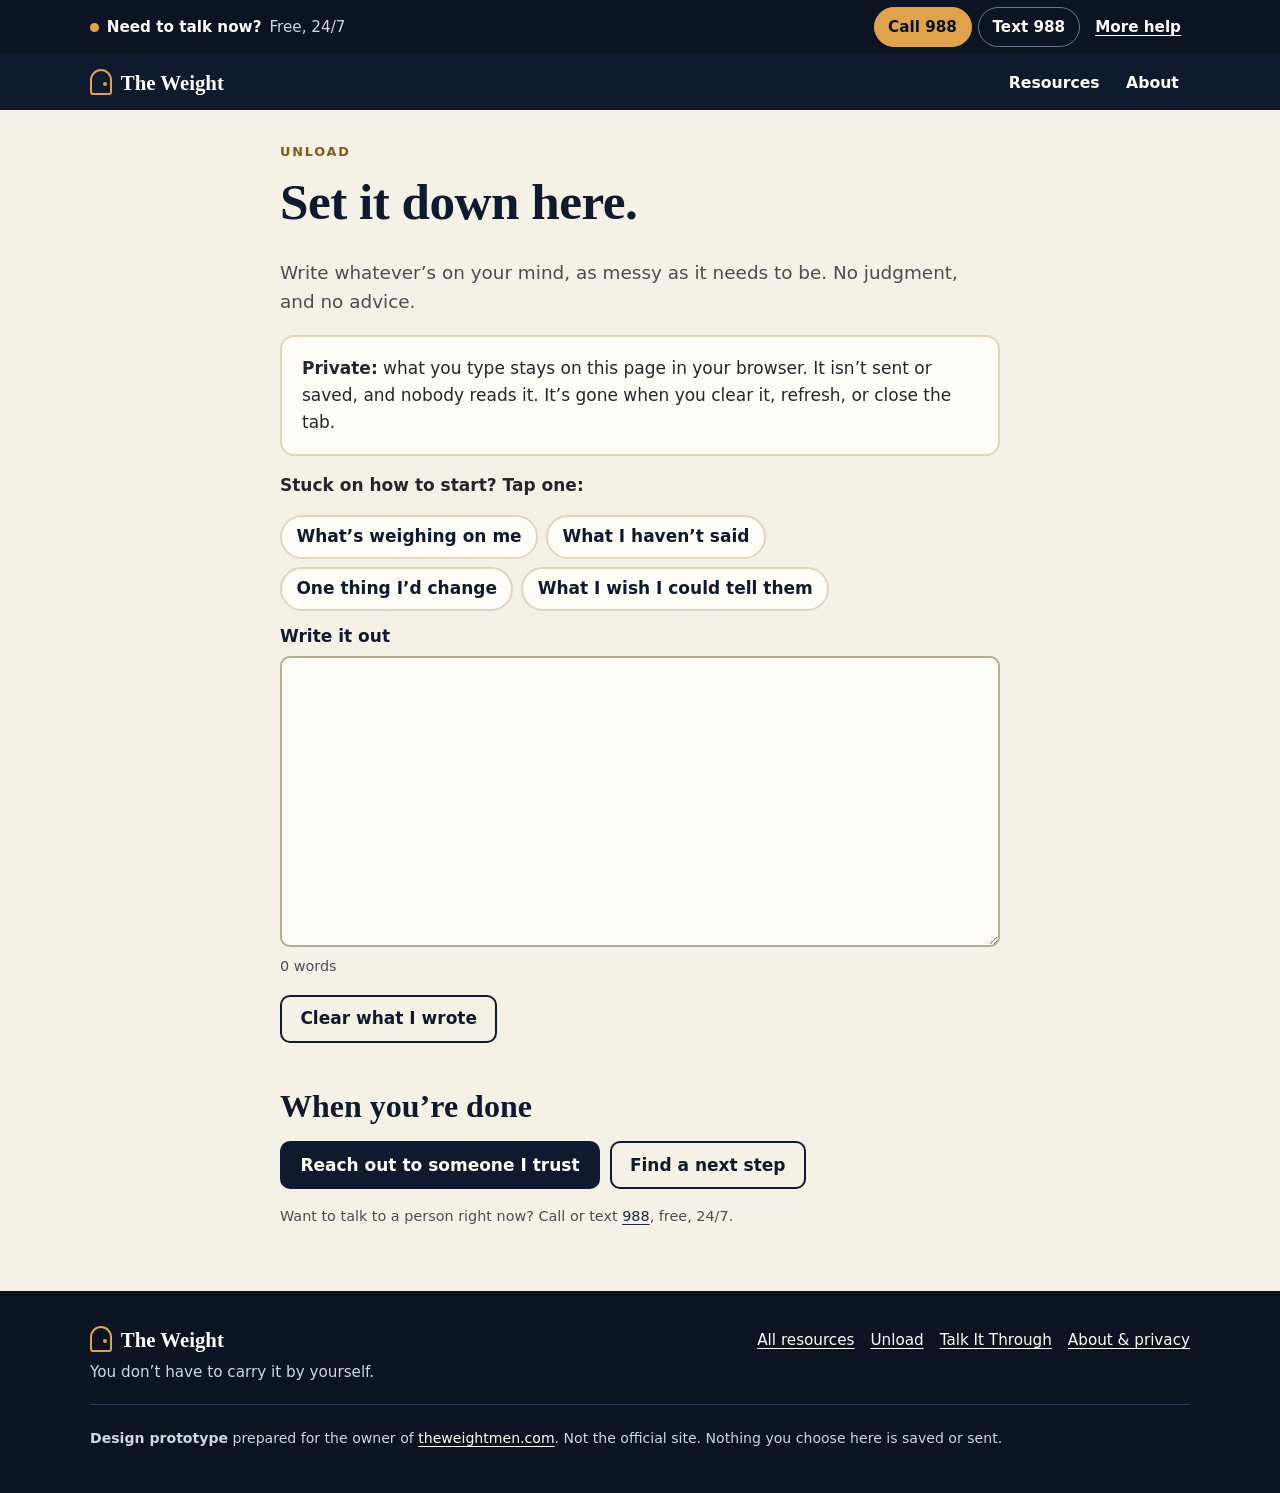
<file: the-weight-prototype/unload.html>
<!doctype html>
<html lang="en">
<head>
  <meta charset="utf-8">
  <meta name="viewport" content="width=device-width, initial-scale=1">
  <title>Unload — The Weight</title>
  <meta name="description" content="A private place to write out what’s weighing on you. Nothing is sent or saved.">
  <meta name="robots" content="noindex, nofollow">
  <meta name="theme-color" content="#101a2e">
  <link rel="stylesheet" href="assets/css/styles.css">
  <script defer src="assets/js/unload.js"></script>
</head>
<body>
  <a class="skip-link" href="#main">Skip to main content</a>

  <!-- Immediate support: on every page, works without JavaScript -->
  <div class="help-bar" role="region" aria-label="Immediate support">
    <div class="container help-bar__inner">
      <p class="help-bar__text"><span class="help-bar__dot" aria-hidden="true"></span><span class="help-bar__long">Need to talk now?</span> <span class="help-bar__free">Free, 24/7</span></p>
      <div class="help-bar__actions">
        <a class="hb-btn hb-btn--strong" href="tel:988">Call 988</a>
        <a class="hb-btn" href="sms:988">Text 988</a>
        <a class="hb-btn hb-btn--ghost" href="resources.html#urgent">More help<span class="sr-only">: emergency and crisis lines</span></a>
      </div>
    </div>
  </div>

  <header class="site-header">
    <div class="container site-header__inner">
      <a class="brand" href="index.html" aria-label="The Weight, home"><span class="brand__mark" aria-hidden="true"></span>The Weight</a>
      <nav aria-label="Main">
        <ul class="nav" role="list">
          <li><a href="resources.html">Resources</a></li>
          <li><a href="about.html">About</a></li>
        </ul>
      </nav>
    </div>
  </header>

  <main id="main" tabindex="-1">
    <section class="page">
      <div class="container narrow">
        <p class="eyebrow">Unload</p>
        <h1>Set it down here.</h1>
        <p class="page__lead">Write whatever’s on your mind, as messy as it needs to be. No judgment, and no advice.</p>
        <p class="panel"><strong>Private:</strong> what you type stays on this page in your browser. It isn’t sent or saved, and nobody reads it. It’s gone when you clear it, refresh, or close the tab.</p>
        <form id="unload-form" onsubmit="return false">
          <p class="field" id="prompt-label"><strong>Stuck on how to start? Tap one:</strong></p>
          <ul class="prompts" role="list" aria-labelledby="prompt-label">
            <li><button type="button" class="chip" data-prompt="What’s weighing on me is…">What’s weighing on me</button></li>
            <li><button type="button" class="chip" data-prompt="What I haven’t said is…">What I haven’t said</button></li>
            <li><button type="button" class="chip" data-prompt="One thing I’d change is…">One thing I’d change</button></li>
            <li><button type="button" class="chip" data-prompt="What I wish I could tell them is…">What I wish I could tell them</button></li>
          </ul>
          <div class="field">
            <label for="unload-text">Write it out</label>
            <textarea id="unload-text" rows="10" autocomplete="off" aria-describedby="unload-count"></textarea>
            <p class="meta" id="unload-count" aria-live="polite">0 words</p>
          </div>
          <button type="button" class="btn btn--outline" id="unload-clear">Clear what I wrote</button>
          <p class="status" id="unload-status" role="status"></p>
        </form>
        <h2>When you’re done</h2>
        <div class="btn-row">
          <a class="btn btn--navy" href="talk.html">Reach out to someone I trust</a>
          <a class="btn btn--outline" href="index.html#wizard">Find a next step</a>
        </div>
        <p class="meta" style="margin-top:1rem">Want to talk to a person right now? Call or text <a href="tel:988">988</a>, free, 24/7.</p>
      </div>
    </section>

  </main>

  <footer class="site-footer">
    <div class="container site-footer__inner">
      <div>
        <p class="brand brand--footer"><span class="brand__mark" aria-hidden="true"></span>The Weight</p>
        <p class="site-footer__tag">You don’t have to carry it by yourself.</p>
      </div>
      <nav aria-label="Footer">
        <ul class="footer-links" role="list">
          <li><a href="resources.html">All resources</a></li>
          <li><a href="unload.html">Unload</a></li>
          <li><a href="talk.html">Talk It Through</a></li>
          <li><a href="about.html">About &amp; privacy</a></li>
        </ul>
      </nav>
    </div>
    <div class="container site-footer__fine">
      <p><strong>Design prototype</strong> prepared for the owner of <a href="https://theweightmen.com/">theweightmen.com</a>. Not the official site. Nothing you choose here is saved or sent.</p>
    </div>
  </footer>
</body>
</html>
</file>
<file: css/styles.css>
/* =========================================================
   Add It! — Start right. Add it. Regroup it.
   Build 1 consolidated stylesheet. Sections:
     1. Design Tokens          6. Addition Preview Components
     2. Reset / Base           7. Placeholder Screens
     3. Shared Shell           8. Build Badge
     4. Header / Navigation    9. Responsive
     5. Wizard
   ========================================================= */

/* ---------- 1. DESIGN TOKENS ---------- */
:root {
  --navy:#12325B; --navy-deep:#0C2647;
  --royal-blue:#4667F2; --blue:#1E63E9; --deep-blue:#0F4FBF;
  --sky-blue:#67C8F3; --cyan:#35C3E8;
  --green:#59C97A; --green-dark:#2FA457; --mint:#A8E6C1;
  --yellow:#FFD84D; --gold:#F5B82E; --gold-dark:#D99A12;
  --orange:#FF9648; --orange-dark:#E06D1F; --coral:#FF7468;
  --purple:#8567E8; --purple-dark:#6A4CD0; --lavender:#C9B8F5;

  --cream:#FFF9E8; --soft-green:#EEF9EF; --soft-yellow:#FFF7D8;
  --soft-purple:#F4EFFF; --soft-blue:#EDF7FF; --soft-orange:#FFF1E6;
  --card:#FFFFFF; --text:#173051; --muted:#5C7599;

  --font-display:"Baloo 2","Nunito",system-ui,sans-serif;
  --font-body:"Nunito",system-ui,-apple-system,sans-serif;

  --radius-xl:28px; --radius-lg:22px; --radius-md:16px; --radius-sm:10px;
  --shadow-card:0 16px 40px rgba(18,50,91,0.14);
  --shadow-soft:0 6px 18px rgba(18,50,91,0.12);
  --focus-ring:0 0 0 3px #fff,0 0 0 6px var(--royal-blue);

  --shell-w:1320px;

  /* Instructional color meanings (reserved for later builds) */
  --c-ones:var(--royal-blue);      /* start-right / ones column   */
  --c-regroup:var(--orange);       /* the regrouped value         */
  --c-sum:var(--green);            /* completed sums              */
  --c-check:var(--gold);           /* check-it step               */
}

/* ---------- 2. RESET / BASE ---------- */
*{box-sizing:border-box;}
html{-webkit-text-size-adjust:100%;}
[hidden]{display:none !important;}

body{
  margin:0; font-family:var(--font-body); font-size:17px; line-height:1.5;
  color:var(--text); min-height:100vh;
  background:
    radial-gradient(1100px 560px at 88% -8%, rgba(103,200,243,0.18), transparent 60%),
    radial-gradient(950px 520px at 4% 4%, rgba(133,103,232,0.14), transparent 55%),
    radial-gradient(900px 680px at 50% 120%, rgba(89,201,122,0.12), transparent 60%),
    var(--cream);
}
button{font-family:inherit; cursor:pointer;}
button:focus-visible,a:focus-visible{outline:none; box-shadow:var(--focus-ring);}
h1,h2,h3{color:var(--navy);}

.visually-hidden{position:absolute;width:1px;height:1px;padding:0;margin:-1px;
  overflow:hidden;clip:rect(0 0 0 0);white-space:nowrap;border:0;}
.skip-link{
  position:absolute; left:12px; top:-60px; z-index:60;
  background:var(--navy); color:#fff; padding:10px 18px; border-radius:var(--radius-sm);
  font-weight:800; text-decoration:none; transition:top .2s ease;
}
.skip-link:focus{top:12px;}

@keyframes rise{from{opacity:0;transform:translateY(12px);}to{opacity:1;transform:none;}}
@keyframes btPop{from{opacity:.55;transform:scale(.65);}to{opacity:1;transform:scale(1);}}
@media (prefers-reduced-motion:reduce){
  *,*::before,*::after{animation-duration:.01ms !important;animation-iteration-count:1 !important;transition-duration:.01ms !important;}
}

/* ---------- 3. SHARED SHELL ---------- */
.app-shell{width:min(var(--shell-w),100% - 40px); margin:0 auto; min-height:100vh; display:flex; flex-direction:column;}
.screen[hidden]{display:none !important;}
.screen{flex:1; display:flex; flex-direction:column;}
.screen-learn,.screen-practice,.screen-test{padding:14px 0 16px; min-height:calc(100vh - 20px);}

/* ---------- 4. HEADER / NAVIGATION ---------- */
.app-header{
  display:grid; align-items:center; gap:14px; color:#fff;
  border-radius:var(--radius-lg); padding:12px 20px; box-shadow:var(--shadow-soft); margin-top:16px;
}
.header-learn{background:linear-gradient(120deg,var(--green-dark),var(--green)); grid-template-columns:auto auto auto auto 1fr auto;}
.header-practice{background:linear-gradient(120deg,var(--navy),var(--royal-blue)); grid-template-columns:auto auto auto auto 1fr auto;}
.header-test{background:linear-gradient(120deg,var(--navy),var(--purple-dark)); grid-template-columns:auto auto auto auto auto 1fr auto;}
.header-wizard{background:rgba(255,255,255,0.14); border:1px solid rgba(255,255,255,0.24); grid-template-columns:auto 1fr auto auto;}

.ph-brand{display:flex; align-items:center; gap:10px;}
.ph-mark{width:34px;height:34px;border-radius:10px;background:var(--yellow);display:flex;align-items:center;justify-content:center;box-shadow:inset 0 -3px 0 rgba(0,0,0,.15);}
.ph-mark-plus{font-family:var(--font-display);font-weight:800;font-size:1.4rem;line-height:1;color:var(--navy);}
.ph-name{font-family:var(--font-display);font-weight:800;font-size:1.25rem;}
.ph-tagline{font-weight:800;color:rgba(255,255,255,.9);}
.ph-chip{font-family:var(--font-display);font-weight:800;font-size:.9rem;background:rgba(255,255,255,.18);border:2px solid rgba(255,255,255,.3);border-radius:999px;padding:4px 14px;white-space:nowrap;color:#fff;}
.ph-mode-tag{font-family:var(--font-display);font-weight:800;font-size:.9rem;border-radius:999px;padding:4px 14px;white-space:nowrap;}
.ph-mode-learn{background:var(--yellow);color:var(--navy);}
.ph-mode-practice{background:var(--sky-blue);color:var(--navy);}
.ph-mode-test{background:var(--yellow);color:var(--navy);}
.ph-spacer{min-width:0;}

.nav-btn{font-family:var(--font-display);font-weight:800;font-size:.98rem;color:var(--navy);background:#fff;border:3px solid var(--soft-blue);border-radius:999px;padding:9px 20px;box-shadow:var(--shadow-soft);transition:transform .12s ease,border-color .15s ease;
  /* Minimum comfortable target for a child on any device (was 43px on
     tablet/desktop, where the phone-only rules did not apply). */
  min-height:44px;display:inline-flex;align-items:center;justify-content:center;gap:4px;}
.nav-btn:hover{transform:translateY(-2px);border-color:var(--sky-blue);}

.activity-foot{display:flex;align-items:center;justify-content:space-between;gap:12px;padding:14px 4px 4px;margin-top:auto;}

/* ---------- 5. WIZARD ---------- */
.screen-wizard{position:relative;overflow:hidden;border-radius:var(--radius-xl);margin:10px 0;min-height:calc(100vh - 20px);justify-content:flex-start;color:var(--text);
  background:
    radial-gradient(760px 460px at 88% -6%, rgba(103,200,243,0.35), transparent 62%),
    radial-gradient(680px 520px at 6% 108%, rgba(133,103,232,0.28), transparent 60%),
    radial-gradient(600px 460px at 60% 120%, rgba(255,216,77,0.22), transparent 60%),
    linear-gradient(165deg,#EAF6FF 0%, var(--cream) 60%, #FDF3FF 100%);
}
.wizard-bg{position:absolute;inset:0;pointer-events:none;}
.mb-circle{position:absolute;border-radius:50%;opacity:.16;}
.mb-c1{width:300px;height:300px;background:var(--sky-blue);top:-70px;right:-50px;}
.mb-c2{width:230px;height:230px;background:var(--purple);bottom:40px;left:-70px;opacity:.18;}
.mb-c3{width:150px;height:150px;background:var(--yellow);bottom:120px;right:9%;opacity:.24;}
.mb-num{position:absolute;font-family:var(--font-display);font-weight:800;color:rgba(18,50,91,0.06);font-size:7rem;user-select:none;}
.mb-n1{top:14%;left:6%;} .mb-n2{top:56%;right:5%;font-size:5.5rem;} .mb-n3{bottom:7%;left:15%;font-size:4.5rem;}
.mb-ruler{position:absolute;left:0;right:0;bottom:8%;height:3px;background:repeating-linear-gradient(90deg,rgba(18,50,91,0.10) 0 2px,transparent 2px 34px);}

.header-wizard{position:relative;z-index:2;width:min(1180px,100% - 48px);margin:16px auto 0;color:var(--navy);}
.header-wizard .ph-mark-plus{color:var(--navy);}
.header-wizard .ph-name,.header-wizard .ph-tagline{color:var(--navy);}
.header-wizard .nav-btn{background:#fff;}

.wizard-inner{position:relative;z-index:2;width:min(1120px,100% - 48px);margin:0 auto;padding:22px 0 40px;}
.wiz-progress{list-style:none;display:flex;align-items:center;justify-content:center;gap:10px;margin:6px 0 26px;padding:0;flex-wrap:wrap;}
.wiz-progress li{font-family:var(--font-display);font-weight:800;color:var(--muted);display:flex;align-items:center;gap:8px;}
.wiz-progress .wp-num{width:26px;height:26px;border-radius:50%;background:#E3ECF7;display:inline-flex;align-items:center;justify-content:center;font-size:.9rem;color:var(--navy);}
.wiz-progress li.current{color:var(--navy);}
.wiz-progress li.current .wp-num{background:var(--yellow);color:var(--navy);}
.wiz-progress li.done{color:var(--green-dark);}
.wiz-progress li.done .wp-num{background:var(--green);color:#fff;font-size:0;}
.wiz-progress li.done .wp-num::after{content:"\2713";font-size:.9rem;}
.wp-arrow{color:var(--muted);}

.wiz-logo{display:block;width:min(420px,70%);height:auto;margin:0 auto 6px;}
.wiz-title{font-family:var(--font-display);font-weight:800;font-size:clamp(1.6rem,4vw,2.4rem);text-align:center;margin:0 0 6px;}
.wiz-sub{text-align:center;color:var(--muted);font-weight:700;margin:0 0 24px;}

.card-grid{display:grid;gap:20px;justify-content:center;}
.skill-grid,.mode-grid{grid-template-columns:repeat(3,minmax(0,300px));}
.size-grid{grid-template-columns:repeat(auto-fit,minmax(200px,240px));max-width:1040px;margin:0 auto;}

.pick-card{position:relative;display:flex;flex-direction:column;align-items:center;gap:6px;border:4px solid transparent;border-radius:var(--radius-lg);padding:26px 20px;color:#fff;text-align:center;box-shadow:var(--shadow-card);transition:transform .15s ease,box-shadow .15s ease,border-color .15s ease;overflow:hidden;}
.pick-card::before{content:"";position:absolute;inset:0;background:radial-gradient(120% 90% at 50% -20%,rgba(255,255,255,.35),transparent 60%);pointer-events:none;}
.pick-card:hover{transform:translateY(-6px);}
.pick-card:active{transform:translateY(-2px);}
.pick-card[aria-checked="true"]{border-color:var(--navy);box-shadow:0 0 0 4px rgba(18,50,91,.25),var(--shadow-card);}
.pick-badge{font-family:var(--font-display);font-weight:800;font-size:2.4rem;background:rgba(255,255,255,.24);border:3px solid rgba(255,255,255,.5);border-radius:var(--radius-md);padding:8px 20px;margin-bottom:6px;white-space:nowrap;}
.pick-name{font-family:var(--font-display);font-weight:800;font-size:1.35rem;}
.pick-sub{font-weight:700;opacity:.94;}

/* skill cards */
.skill-noregroup{background:linear-gradient(160deg,var(--green),var(--cyan));}
.skill-regroup{background:linear-gradient(160deg,var(--royal-blue),var(--deep-blue));}
.skill-regroup .pick-badge{font-size:1.7rem;padding:14px 16px;}
.skill-mixed{background:linear-gradient(160deg,var(--purple),var(--royal-blue));}

/* ---------- 6. ADDITION PREVIEW COMPONENTS ---------- */
/* Number Size cards show a small vertical addition problem: top addend over
   "+" bottom addend, right-aligned like written column addition. */
.size-card{color:#fff;}
.size-2{background:linear-gradient(160deg,var(--yellow),var(--orange));color:var(--navy);}
.size-3{background:linear-gradient(160deg,var(--green),var(--mint));color:var(--navy);}
.size-4{background:linear-gradient(160deg,var(--purple),var(--lavender));}
.size-mix{background:linear-gradient(160deg,var(--cyan),var(--royal-blue));}
.size-label{font-family:var(--font-display);font-weight:800;font-size:1.5rem;}

.size-example{display:flex;flex-direction:column;align-items:flex-end;gap:2px;margin-bottom:8px;background:rgba(255,255,255,.92);color:var(--navy);border-radius:var(--radius-md);padding:10px 18px;box-shadow:inset 0 -3px 0 rgba(0,0,0,.12);font-family:var(--font-display);font-weight:800;font-size:1.35rem;line-height:1.15;font-variant-numeric:tabular-nums;}
.size-example .se-row{white-space:nowrap;}
.size-example .se-bottom{border-bottom:3px solid var(--navy);padding-bottom:3px;}
.size-example .se-plus{color:var(--green-dark);margin-right:8px;}

.size-example-mixed{flex-direction:row;align-items:center;gap:6px;background:transparent;box-shadow:none;color:inherit;padding:10px 4px;flex-wrap:wrap;justify-content:center;}
.size-example-mixed .se-chip{background:rgba(255,255,255,.92);color:var(--navy);border-radius:8px;padding:5px 10px;box-shadow:inset 0 -3px 0 rgba(0,0,0,.12);white-space:nowrap;}
.size-example-mixed .se-dot{opacity:.7;font-size:1rem;}

/* mode cards */
.mode-card{padding:28px 22px;}
.mode-learn{background:linear-gradient(160deg,var(--green),var(--cyan));}
.mode-practice{background:linear-gradient(160deg,var(--royal-blue),var(--deep-blue));}
.mode-test{background:linear-gradient(160deg,var(--purple),var(--navy));}
.mode-test .pick-name,.mode-test .mode-icon{color:var(--yellow);}
.mode-icon{font-size:2.6rem;}
.mode-cta{margin-top:12px;font-family:var(--font-display);font-weight:800;font-size:1.02rem;background:rgba(255,255,255,.24);border:2px solid rgba(255,255,255,.42);border-radius:999px;padding:7px 20px;}
.mode-test .mode-cta{color:var(--yellow);border-color:rgba(255,216,77,.5);}

.method-strip{display:flex;flex-wrap:wrap;align-items:center;justify-content:center;gap:8px 12px;margin:30px auto 0;max-width:840px;font-family:var(--font-display);font-weight:800;color:var(--navy);}
.method-strip>span:not(.ms-arrow){background:#fff;border:2px solid var(--soft-blue);border-radius:999px;padding:7px 16px;box-shadow:var(--shadow-soft);}
.ms-arrow{color:var(--gold);font-size:1.2rem;}

/* Test length cards */
.length-grid{grid-template-columns:repeat(3,minmax(0,300px));}
.length-10{background:linear-gradient(160deg,var(--green),var(--cyan));}
.length-25{background:linear-gradient(160deg,var(--royal-blue),var(--deep-blue));}
.length-50{background:linear-gradient(160deg,var(--purple),var(--navy));}
.length-50 .pick-name,.length-50 .pick-badge{color:var(--yellow);}

/* ---------- 7. PLACEHOLDER SCREENS ---------- */
.placeholder-body{flex:1;display:flex;flex-direction:column;margin-top:16px;}
.stage{background:#fff;border-radius:var(--radius-xl);box-shadow:var(--shadow-card);padding:22px clamp(20px,3vw,40px) 26px;display:flex;flex-direction:column;align-items:center;}
.placeholder-stage{flex:1;justify-content:flex-start;text-align:center;min-height:340px;animation:rise .3s ease;}
.placeholder-title{font-family:var(--font-display);font-weight:800;font-size:clamp(1.7rem,4vw,2.3rem);margin:0 0 12px;}
.placeholder-chips{display:flex;flex-wrap:wrap;justify-content:center;gap:10px;margin-bottom:18px;}
.setting-chip{font-family:var(--font-display);font-weight:800;font-size:1.05rem;border-radius:999px;padding:8px 22px;white-space:nowrap;}
.chip-skill{background:var(--soft-blue);color:var(--deep-blue);border:2px solid #C6DAF6;}
.chip-size{background:var(--soft-green);color:var(--green-dark);border:2px solid #B5E4C8;}
.chip-length{background:var(--soft-purple);color:var(--purple-dark);border:2px solid #DAC8F7;}


/* ---------- 7b. ADDITION BOARD ----------
   One grid component for every problem: column 1 is the plus-sign
   gutter; columns 2..N+1 are the place-value tracks. Every row
   (labels, regroup, addends, rule, answer) lives in the SAME grid,
   so alignment is structural — no per-row centering, no pixel
   offsets, no separate 2/3/4-digit layouts. Tracks shrink together
   via minmax(); they can never wrap. */
.addition-board{display:flex;justify-content:center;width:100%;}
.ab-grid{
  display:grid;
  grid-template-columns:minmax(22px,34px) repeat(var(--tracks,3), minmax(30px,64px));
  grid-template-rows:auto auto auto auto auto auto;
  column-gap:clamp(4px,1.4vw,12px);
  row-gap:2px;
  justify-content:center;
  align-items:center;
  background:var(--soft-blue);
  border:3px solid #C6DAF6;
  border-radius:var(--radius-lg);
  padding:14px clamp(10px,2vw,22px) 16px;
  max-width:100%;
}
.ab-t4 .ab-label{font-size:clamp(.68rem,1.5vw,.84rem);}
.ab-t5 .ab-label{font-size:clamp(.64rem,1.35vw,.78rem);}
.ab-cell{min-width:0;text-align:center;font-variant-numeric:tabular-nums;position:relative;}
/* Build 5.2 (A): place labels are INSTRUCTIONAL text, not decoration.
   They are no longer shrunk to avoid overlap — instead each long name carries
   a soft-hyphen break opportunity (see placeLabelText) so it wraps to two
   lines inside its own track, and the colour was darkened to clear WCAG AA
   against the board panel. Size scales with track count, never below ~11px. */
.ab-label{
  font-family:var(--font-display);font-weight:800;
  font-size:clamp(.72rem,1.7vw,.9rem);letter-spacing:.2px;
  color:#3B5C8A;line-height:1.05;padding-bottom:4px;align-self:end;
  overflow-wrap:normal;word-break:normal;hyphens:manual;
}
.ab-regroup{
  height:clamp(24px,6vw,34px);
  border:2px dashed #9DBDE8;border-radius:8px;background:rgba(255,255,255,.6);
  font-family:var(--font-display);font-weight:800;
  font-size:clamp(.85rem,3vw,1.15rem);color:var(--c-regroup);
  display:flex;align-items:center;justify-content:center;
  margin:0 auto 4px;width:min(100%,44px);
}
.ab-regroup.ab-regroup-void{visibility:hidden;pointer-events:none;}
.ab-regroup.is-shown{border-style:solid;border-color:var(--orange);background:var(--soft-orange);}
.ab-digit{
  font-family:var(--font-display);font-weight:800;
  font-size:clamp(1.25rem,5.4vw,2rem);color:var(--navy);line-height:1.25;
}
.ab-plus{
  font-family:var(--font-display);font-weight:800;
  font-size:clamp(1.1rem,4.6vw,1.7rem);color:var(--green-dark);
  align-self:center;
}
.ab-rule{height:4px;background:var(--navy);border-radius:2px;margin:6px 0 8px;align-self:center;}
.ab-answer{
  height:clamp(34px,8.5vw,48px);
  border:2px solid #C6DAF6;border-radius:10px;background:#fff;
  font-family:var(--font-display);font-weight:800;
  font-size:clamp(1.15rem,4.8vw,1.7rem);color:var(--green-dark);
  display:flex;align-items:center;justify-content:center;
  margin:0 auto;width:min(100%,52px);
}
.ab-answer.is-shown{border-color:var(--green);background:var(--soft-green);}
/* Decorative comma: absolutely positioned so it can never become a
   grid track or shift a digit's center. */
.cell-comma::after{
  content:",";position:absolute;right:-.28em;bottom:.05em;
  font-family:var(--font-display);font-weight:800;
  font-size:.8em;color:var(--muted);pointer-events:none;
}
.ab-answer.cell-comma::after{bottom:.12em;}
/* Future-state hooks (Build 4+): kept minimal but real so later
   builds only toggle classes, never restructure. */
.ab-cell.is-active{outline:3px solid var(--yellow);outline-offset:2px;border-radius:8px;}
.ab-cell.is-highlighted{outline:3px solid var(--orange);outline-offset:2px;border-radius:8px;}
.ab-cell.is-completed{opacity:.85;}

/* Board Preview (temporary Build 3 inspection UI) */
.board-preview{width:100%;display:flex;flex-direction:column;align-items:center;}
.bp-title{font-family:var(--font-display);font-weight:800;color:var(--muted);font-size:.95rem;letter-spacing:.4px;text-transform:uppercase;margin:0 0 10px;}
.board-host{width:100%;display:flex;justify-content:center;}
.bp-status{min-height:1.4em;font-weight:800;color:var(--orange-dark);margin:8px 0 2px;}
.bp-controls{display:flex;flex-wrap:wrap;justify-content:center;gap:10px;margin:6px 0 10px;}
.bp-btn{border-color:var(--soft-blue);}
.bp-note{font-weight:800;color:var(--muted);font-size:.95rem;margin:2px 0 0;}

/* ---------- 7c. LEARN MODE + BASE-TEN (Build 4) ---------- */
.learn-stage{align-items:stretch;text-align:left;padding-top:16px;}
.learn-progress{display:flex;flex-wrap:wrap;align-items:center;gap:10px;justify-content:center;margin-bottom:12px;}
.lp-example{font-family:var(--font-display);font-weight:800;color:var(--navy);font-size:1.05rem;}
.lp-step{font-weight:800;color:var(--muted);font-size:.85rem;}
.chip-place{background:var(--soft-yellow);color:var(--gold-dark);border:2px solid #F2DE9C;}

.learn-lesson{display:flex;flex-direction:column;align-items:center;gap:14px;}
.learn-instruction{width:min(720px,100%);background:var(--soft-yellow);border:2px solid #F2DE9C;border-radius:var(--radius-lg);padding:14px 20px;text-align:center;}
.li-title{font-family:var(--font-display);font-weight:800;font-size:clamp(1.25rem,3.4vw,1.7rem);margin:0 0 6px;}
.li-body{font-weight:800;color:var(--text);font-size:clamp(1rem,2.8vw,1.15rem);margin:0;}
.li-note{font-weight:700;color:#43618E;margin:8px 0 0;font-size:.98rem;}
.li-why{font-weight:700;color:var(--deep-blue);background:var(--soft-blue);border-radius:var(--radius-md);padding:8px 14px;margin:10px 0 0;font-size:.95rem;}
.li-question{font-family:var(--font-display);font-weight:800;color:var(--navy);margin:10px 0 8px;}
.li-choices{display:flex;flex-wrap:wrap;justify-content:center;gap:10px;}
.li-choice{min-width:88px;}
/* Build 5.1: a two-option decision must read as ONE decision — the Yes/No pair
   stays on a single row at every phone width using resilient grid tracks
   (no absolute positioning, no shrink-to-unreadable). */
.li-choices.li-choices-2,
.li-choices.li-choices-3{display:grid;justify-content:center;align-items:stretch;width:100%;}
.li-choices.li-choices-2{grid-template-columns:repeat(2,minmax(0,150px));}
.li-choices.li-choices-3{grid-template-columns:repeat(3,minmax(0,140px));}
.li-choices.li-choices-2 .li-question,
.li-choices.li-choices-3 .li-question{grid-column:1 / -1;}
.li-choices.li-choices-2 .li-choice,
.li-choices.li-choices-3 .li-choice{min-width:0;width:100%;min-height:48px;
  display:inline-flex;align-items:center;justify-content:center;padding:10px 8px;}
.li-choice.li-correct{border-color:var(--green);background:var(--soft-green);color:var(--green-dark);}
.li-choice:disabled{cursor:default;opacity:.85;transform:none;}
.lc-mark{font-size:2rem;margin:0 0 2px;line-height:1;animation:btPop .4s ease;}
.lc-mark-big{font-size:3rem;margin-bottom:6px;}
.learn-instruction.is-celebration{background:var(--soft-green);border-color:var(--green);}
.lc-checklist{list-style:none;padding:0;margin:0 auto 20px;max-width:340px;text-align:left;font-weight:800;color:var(--navy);}
.lc-checklist li{padding:5px 0 5px 28px;position:relative;}
.lc-checklist li::before{content:"\2713";position:absolute;left:4px;color:var(--green-dark);font-weight:800;}
.li-correction{font-weight:800;margin:10px 0 0;padding:9px 12px;border-radius:12px;}
.li-correction.is-correct{color:var(--green-dark);background:var(--soft-green);border:2px solid var(--green);}
.li-correction.is-corrective{color:var(--orange-dark);background:var(--soft-orange);border:2px solid var(--orange);}
.li-choice.li-selected-wrong{border-color:var(--orange);background:var(--soft-orange);color:var(--orange-dark);}

.learn-board{width:100%;display:flex;justify-content:center;}
.learn-controls{display:flex;justify-content:center;gap:14px;margin-top:4px;}
/* Build 5.2: guarantee ~44px minimum touch targets on the lesson controls. */
.learn-controls .nav-btn{min-height:46px;display:inline-flex;align-items:center;justify-content:center;}
.learn-next-btn{background:var(--yellow);border-color:var(--gold);}
.learn-next-btn:disabled{opacity:.5;cursor:default;transform:none;}

.learn-complete{text-align:center;padding:30px 0 20px;animation:rise .3s ease;}
.lc-recap{font-weight:800;color:var(--deep-blue);font-size:1.1rem;max-width:520px;margin:14px auto 22px;}
.lc-buttons{display:flex;flex-wrap:wrap;justify-content:center;gap:12px;}

/* Base-ten visual: blocks are decorative; the container carries the
   meaning. Places are labeled — color is never the only indicator. */
.learn-workspace{width:min(760px,100%);background:#fff;border:2px solid #DCE8F6;border-radius:var(--radius-lg);padding:12px 14px 14px;text-align:center;}
.lw-title{font-family:var(--font-display);font-weight:800;color:var(--navy);font-size:1.08rem;letter-spacing:.5px;margin:0 0 2px;}
.lw-subtitle{font-weight:800;color:var(--muted);font-size:.92rem;margin:0 0 10px;}
.learn-baseten{width:100%;display:flex;justify-content:center;}
.baseten{background:#F9FCFF;border:2px solid #E3ECF7;border-radius:var(--radius-lg);padding:14px 16px 12px;width:min(650px,100%);max-width:100%;}

/* Vertical base-ten stack intentionally mirrors the paper algorithm:
   first addend, second addend, then sum.  The child sees the digit value
   and its school-style manipulative on the same row. */
.bt-vertical-stack{display:flex;flex-direction:column;width:100%;border:1px solid #DCE8F6;border-radius:14px;overflow:hidden;background:#fff;}
.bt-vrow{display:grid;grid-template-columns:30px minmax(150px,210px) minmax(0,1fr);align-items:center;min-height:72px;border-bottom:1px solid #DCE8F6;}
.bt-vrow:last-child{border-bottom:0;}
.bt-vrow-sum{background:#F5FAFF;border-top:3px solid var(--navy);}
.bt-vrow-regrouped{background:var(--soft-orange);}
.bt-vop{font-family:var(--font-display);font-size:1.6rem;font-weight:900;color:var(--green-dark);text-align:center;}
.bt-vlabel{display:flex;flex-direction:column;gap:2px;padding:8px 12px;text-align:left;color:var(--navy);}
.bt-vlabel strong{font-family:var(--font-display);font-size:.9rem;color:var(--deep-blue);}
.bt-vlabel span{font-family:var(--font-display);font-weight:800;font-size:1.05rem;}
.bt-vvisual{display:flex;align-items:center;min-width:0;padding:8px 12px;border-left:1px solid #DCE8F6;}
.bt-vvisual .bt-group{align-items:flex-start;}

.bt-exchange{display:grid;grid-template-columns:minmax(0,1fr) auto minmax(0,1fr);align-items:center;gap:12px;}
.bt-exchange-panel{background:#fff;border:1px solid #DCE8F6;border-radius:12px;padding:10px;min-width:0;}
.bt-exchange-panel h4{font-family:var(--font-display);font-weight:800;font-size:.78rem;letter-spacing:.35px;text-transform:uppercase;color:var(--muted);margin:0 0 8px;text-align:center;}
.bt-exchange-line{display:flex;align-items:center;justify-content:center;gap:10px;flex-wrap:wrap;}
.bt-group{display:flex;flex-direction:column;align-items:center;gap:4px;padding:6px;border-radius:10px;}
.bt-group.bt-carried{background:var(--soft-orange);outline:2px dashed var(--orange);}
.bt-group.bt-tengroup{background:var(--soft-blue);outline:2px dashed var(--royal-blue);}
.bt-group.bt-new{background:var(--soft-green);outline:2px solid var(--green);animation:btPop .35s ease;}
.bt-blocks{display:grid;grid-template-columns:repeat(5,auto);gap:3px;justify-content:center;max-width:100%;}
/* Build 5.1: bigger units need fewer per row so a large group (12 hundreds,
   16 tens) stays inside its panel and remains countable. */
.bt-blocks-hundreds{grid-template-columns:repeat(3,auto);}
.bt-blocks-thousands,.bt-blocks-ten-thousands{grid-template-columns:repeat(2,auto);}
.bt-group-label{font-family:var(--font-display);font-weight:800;font-size:.78rem;color:var(--navy);white-space:nowrap;}
.bt-op{font-family:var(--font-display);font-weight:800;font-size:1.3rem;color:var(--green-dark);}
.bt-arrow{font-family:var(--font-display);font-weight:800;font-size:1.5rem;color:var(--gold-dark);}
.bt-caption{text-align:center;font-family:var(--font-display);font-weight:800;color:var(--navy);margin:8px 0 0;font-size:.98rem;}
.bt-block{display:inline-block;border-radius:3px;box-shadow:inset 0 -2px 0 rgba(0,0,0,.18);}
.bt-ones{width:13px;height:13px;background:var(--royal-blue);}
.bt-tens{width:14px;height:50px;background:repeating-linear-gradient(to bottom,var(--green) 0 4px,rgba(255,255,255,.75) 4px 5px);border:1px solid var(--green-dark);box-shadow:none;}
.bt-hundreds{width:44px;height:44px;background-color:var(--purple);background-image:repeating-linear-gradient(0deg,transparent 0 4px,rgba(255,255,255,.55) 4px 5px),repeating-linear-gradient(90deg,transparent 0 4px,rgba(255,255,255,.55) 4px 5px);border:1px solid var(--purple-dark);box-shadow:none;}
.bt-thousands,.bt-ten-thousands{width:44px;height:44px;background:var(--navy);color:#fff;font-family:var(--font-display);font-weight:800;font-size:.6rem;display:inline-flex;align-items:center;justify-content:center;border-radius:6px;}
.bt-ten-thousands{background:var(--purple-dark);width:52px;}

@media (max-width:560px){
  .learn-instruction{padding:12px 12px;}
  .bt-ones{width:10px;height:10px;}
  .bt-tens{width:12px;height:42px;}
  .bt-hundreds{width:32px;height:32px;}
  .bt-blocks-hundreds{grid-template-columns:repeat(3,auto);gap:2px;}
  .bt-blocks-thousands,.bt-blocks-ten-thousands{grid-template-columns:repeat(2,auto);gap:2px;}
  .bt-thousands,.bt-ten-thousands{width:38px;height:38px;font-size:.52rem;}
  .baseten{padding:10px 8px 8px;}
  .bt-vrow{grid-template-columns:26px minmax(118px,145px) minmax(0,1fr);min-height:62px;}
  .bt-vlabel{padding:6px 8px;}
  .bt-vlabel strong{font-size:.72rem;}
  .bt-vlabel span{font-size:.9rem;}
  .bt-vvisual{padding:6px 7px;}
  .bt-exchange{grid-template-columns:1fr;gap:8px;}
  .bt-arrow{transform:rotate(90deg);justify-self:center;}
  .bt-group{padding:4px;}
  .learn-controls .nav-btn{padding:9px 18px;font-size:.95rem;}
}

@media (max-width:380px){
  .bt-vrow{grid-template-columns:24px 112px minmax(0,1fr);}
  .bt-vlabel strong{font-size:.66rem;}
  .bt-vlabel span{font-size:.84rem;}
  .bt-vvisual{padding:5px;}
}

/* ---------- 7d. PRACTICE MODE (Build 5) ---------- */
.practice-instruction{background:var(--soft-blue);border-color:#C6DAF6;}
.pr-feedback{font-weight:800;margin:10px 0 0;border-radius:var(--radius-md);padding:8px 14px;}
.pr-feedback.pr-ok{color:var(--green-dark);background:var(--soft-green);}
.pr-feedback.pr-try{color:var(--orange-dark);background:var(--soft-orange);}
.pr-feedback.pr-guided{color:var(--deep-blue);background:var(--soft-yellow);}
.practice-hint{width:min(720px,100%);background:var(--soft-yellow);border:2px dashed var(--gold);border-radius:var(--radius-lg);padding:12px 16px;display:flex;flex-direction:column;align-items:center;gap:8px;animation:rise .25s ease;}
.ph-hint-text{font-weight:800;color:var(--navy);margin:0;text-align:center;}

.num-pad{display:grid;grid-template-columns:repeat(5,minmax(52px,72px));gap:10px;justify-content:center;margin-top:4px;}
.pad-btn{font-family:var(--font-display);font-weight:800;font-size:1.35rem;color:var(--navy);background:#fff;border:3px solid var(--soft-blue);border-radius:14px;min-height:52px;box-shadow:var(--shadow-soft);transition:transform .1s ease,border-color .15s ease;}
.pad-btn:hover:not(:disabled){transform:translateY(-2px);border-color:var(--sky-blue);}
.pad-btn:active:not(:disabled){transform:translateY(0);}
.pad-btn:disabled{opacity:.45;cursor:default;}
.pad-zero{grid-column:3;}

/* Student entries + interaction affordances on the board */
.ab-answer.is-entered{border-color:var(--royal-blue);background:var(--soft-blue);color:var(--deep-blue);}
.ab-regroup.is-entered{border-style:solid;border-color:var(--orange);background:var(--soft-orange);}
.ab-cell.is-prompt{outline:3px solid var(--royal-blue);outline-offset:2px;border-radius:10px;animation:promptPulse 1.2s ease-in-out infinite;}
.ab-regroup.ab-tap{border-color:var(--royal-blue);background:#fff;cursor:pointer;animation:promptPulse 1.2s ease-in-out infinite;}
/* Build 5.2.1: give the tappable destination box a >=44px hit area without
   resizing the box or moving anything. The overlay stays inside its own
   grid track (half the column gap each side), so it cannot steal a
   neighbouring destination's tap. */
.ab-regroup.ab-tap::after{content:"";position:absolute;inset:-12px -5px;border-radius:12px;}
.ab-regroup.ab-tap:hover{background:var(--soft-blue);}
@keyframes promptPulse{0%,100%{box-shadow:0 0 0 0 rgba(70,103,242,.35);}50%{box-shadow:0 0 0 7px rgba(70,103,242,0);}}
#practice-board-done{margin:6px 0 14px;}

@media (max-width:560px){
  .num-pad{grid-template-columns:repeat(5,minmax(46px,1fr));gap:7px;width:100%;}
  .pad-btn{min-height:48px;font-size:1.2rem;}
}

/* ---------- 7e. HEIGHT-AWARE COMPOSITION (Build 5.2 B) ----------
   Short viewports (small phones, landscape phones, short browser windows)
   reclaim vertical space from padding and gaps — never from instructional
   text size — so Back/Next stay discoverable without long scrolling. */
@media (max-height: 720px){
  #screen-learn .stage,#screen-practice .stage{padding-top:12px;padding-bottom:14px;}
  #screen-learn .learn-progress,#screen-practice .learn-progress{margin-bottom:6px;gap:6px;
    flex-wrap:nowrap;overflow:hidden;}
  /* Reclaim the progress row: the skill/size chips only restate choices the
     child just made and are still shown in the header. Example, place and
     step — the wayfinding that matters — stay. */
  #screen-learn .learn-progress .chip-skill,#screen-learn .learn-progress .chip-size,
  #screen-practice .learn-progress .chip-skill,#screen-practice .learn-progress .chip-size{display:none;}
  #screen-learn .learn-lesson,#screen-practice .learn-lesson{gap:8px;}
  #screen-learn .learn-instruction,#screen-practice .learn-instruction{padding:10px 14px;}
  #screen-learn .li-title,#screen-practice .li-title{margin-bottom:3px;}
  #screen-learn .learn-controls{margin-top:0;}
  .placeholder-body{margin-top:10px;}
  .app-header{margin-top:8px;padding-top:8px;padding-bottom:8px;}
  .learn-workspace,.practice-hint{padding-top:8px;padding-bottom:8px;}
  .baseten{padding:8px 10px 6px;}
  .ab-grid{padding-top:10px;padding-bottom:10px;}
  .practice-decision{gap:6px;margin-top:0;}
}
/* Very short viewports (iPhone SE class, small browser windows): compress the
   board's empty rows and chrome. Digits stay 20px; nothing instructional shrinks. */
@media (max-height: 620px){
  .ab-grid{padding:8px 10px 10px;row-gap:1px;}
  .ab-regroup{height:26px;width:min(100%,38px);margin-bottom:2px;}
  .ab-answer{height:34px;width:min(100%,44px);}
  .ab-rule{margin:4px 0 5px;}
  #screen-learn .app-header,#screen-practice .app-header{margin-top:6px;padding:8px 12px;}
  #screen-learn .activity-foot,#screen-practice .activity-foot{padding:8px 4px 2px;}
  #screen-learn .placeholder-body,#screen-practice .placeholder-body{margin-top:6px;}
  .li-note{margin-top:6px;}
}
@media (max-height: 560px){
  #screen-learn .stage,#screen-practice .stage{padding-top:8px;padding-bottom:10px;}
  #screen-learn .learn-lesson,#screen-practice .learn-lesson{gap:6px;}
  #screen-learn .learn-instruction,#screen-practice .learn-instruction{padding:8px 12px;}
  .lw-subtitle,.bt-caption{margin-top:4px;}
  .activity-foot{padding-top:8px;}
}
/* Landscape phones: put board and workspace beside each other so the whole
   teaching moment fits the short viewport. */
@media (max-height: 500px) and (orientation: landscape){
  /* Landscape phone is a constrained secondary orientation: the board scales
     down modestly (digits stay well above 24px) and the block panels tighten,
     so the whole teaching moment fits one short viewport. */
  .ab-digit{font-size:1.55rem;}
  .ab-answer{height:34px;width:min(100%,42px);font-size:1.35rem;}
  .ab-regroup{height:24px;width:min(100%,36px);font-size:1rem;}
  .ab-grid{padding:8px 10px 10px;row-gap:1px;}
  .learn-workspace{padding:6px 8px;}
  .lw-title{font-size:.9rem;margin-bottom:2px;}
  .lw-subtitle{font-size:.75rem;margin-bottom:4px;}
  .bt-exchange-panel{padding:5px 4px;}
  .bt-exchange-panel h4{font-size:.55rem;margin-bottom:3px;}
  .bt-ones{width:8px;height:8px;}
  .bt-tens{width:7px;height:22px;}
  .bt-hundreds{width:20px;height:20px;}
  .bt-caption{font-size:.8rem;margin-top:4px;}
  .li-title{font-size:1.15rem;}
  .li-body,.li-question{font-size:.95rem;}
  #screen-learn .learn-responsive-stage{
    display:grid !important;
    grid-template-columns:minmax(0,1fr) minmax(0,1.15fr);
    grid-template-areas:"board workspace";
    align-items:center;gap:14px;width:100%;
  }
  #screen-learn .learn-responsive-stage > .learn-board{grid-area:board;justify-self:center;}
  #screen-learn .learn-responsive-stage > .learn-workspace{grid-area:workspace;margin:0;width:100%;}
  #screen-learn .learn-instruction{padding:8px 14px;}
  .bt-exchange{grid-template-columns:minmax(0,1fr) auto minmax(0,1fr) !important;gap:8px !important;}
}

/* ---------- 7f. PHONE REGROUP CO-VISIBILITY (Build 5.2 C) ----------
   The Before/After exchange previously stacked on phones, pushing the board
   off-screen at the exact moment the child must compare the written algorithm
   with the blocks. It now stays a compact two-panel row with a smaller
   heading; blocks stay countable and the exchange meaning is unchanged. */
@media (max-width: 599px){
  .bt-exchange{
    grid-template-columns:minmax(0,1fr) auto minmax(0,1fr);
    gap:6px;align-items:start;
  }
  .bt-exchange-panel{padding:6px 4px;}
  .bt-exchange-panel h4{font-size:.58rem;letter-spacing:.2px;margin:0 0 4px;line-height:1.1;}
  .bt-exchange-line{gap:4px;}
  .bt-arrow{font-size:1.1rem;}
  .bt-caption{font-size:.86rem;margin-top:6px;}
  .lw-title{font-size:.95rem;}
  .lw-subtitle{font-size:.8rem;}
}

/* ---------- 7g. CLASSROOM / LARGE DISPLAY (Build 5.2 D) ----------
   A deliberate teaching composition: the content column grows (still centred,
   never edge-to-edge) and instructional elements scale up so equation, place
   labels, digits, question, choices and blocks read from across a room. */


/* ---------- 7h. BUILD 5.2 SUPPORTING BITS ---------- */
/* One decomposition line per addend, mirroring the two rows of the problem. */
.li-body-stacked{display:flex;flex-direction:column;gap:4px;align-items:center;}
.li-body-line{display:block;}
/* Test Mode — Coming Soon */
.coming-mark{font-size:2.6rem;margin:0 0 4px;}
.coming-soon{font-family:var(--font-display);font-weight:800;color:var(--purple-dark);
  font-size:1.35rem;margin:0 0 14px;}
.coming-note{font-weight:700;color:var(--muted);max-width:460px;margin:0 auto 20px;line-height:1.5;}

/* Build 5.2.1: Practice regroup-decision. The child must explicitly answer
   "Do we need to regroup?" at every column. Compact, connected to the board
   (not a second Learn-style panel), Yes/No side by side, >=44px targets. */
.practice-decision{width:min(420px,100%);margin:2px auto 0;display:flex;
  flex-direction:column;align-items:center;gap:8px;animation:rise .2s ease;}
.pd-question{font-family:var(--font-display);font-weight:800;color:var(--navy);
  margin:0;font-size:1.05rem;text-align:center;}
.pd-buttons{display:flex;gap:12px;justify-content:center;flex-wrap:wrap;}
.pd-btn{font-family:var(--font-display);font-weight:800;font-size:1.05rem;
  min-width:96px;min-height:48px;padding:8px 22px;border-radius:14px;
  border:3px solid var(--soft-blue);background:#fff;color:var(--navy);
  box-shadow:var(--shadow-soft);transition:transform .1s ease,border-color .15s ease;}
.pd-btn:hover{transform:translateY(-2px);}
.pd-btn:active{transform:translateY(0);}
.pd-yes{border-color:var(--green);}
.pd-yes:hover{border-color:var(--green-dark);background:var(--soft-green);}
.pd-no{border-color:var(--coral);}
.pd-no:hover{border-color:var(--orange-dark);background:var(--soft-orange);}

.practice-actions{display:flex;justify-content:center;margin:2px 0 2px;}
.hint-btn{background:var(--soft-yellow);border-color:var(--gold);color:var(--navy);min-height:46px;
  display:inline-flex;align-items:center;justify-content:center;gap:6px;}
.hint-btn:hover:not(:disabled){border-color:var(--gold-dark);}

/* =============================================================
   Build 5.2 (real-iPhone correction) — MOBILE VERTICAL DENSITY
   Real Safari acceptance testing showed the bottom toolbar cutting off
   the Practice number pad, and mode cards consuming a whole viewport.
   These rules reclaim SPACE (padding, gaps, duplicated chrome) — they do
   not shrink digits, labels, instructional text or touch targets.
   Phone widths only; tablet/laptop/desktop/classroom untouched.
   ============================================================= */
@media (max-width: 599px){

  /* --- A. Practice: keep prompt + board + Hint + WHOLE keypad reachable --- */
  /* The skill/size chips are already shown in the coloured header, so the
     progress row keeps only the wayfinding that changes: problem + place. */
  #screen-practice .learn-progress .chip-skill,
  #screen-practice .learn-progress .chip-size{display:none;}
  #screen-practice .learn-progress{margin-bottom:6px;gap:8px;flex-wrap:nowrap;}
  #screen-practice .stage{padding-top:10px;padding-bottom:10px;}
  #screen-practice .placeholder-body{margin-top:8px;}
  #screen-practice .learn-lesson{gap:8px;}
  #screen-practice .learn-instruction{padding:9px 14px;}
  #screen-practice .li-title{margin-bottom:2px;line-height:1.15;}
  #screen-practice .li-body{line-height:1.3;}
  #screen-practice .pr-feedback{margin-top:6px;padding:6px 12px;}
  #screen-practice .practice-hint{padding:8px 12px;gap:6px;}
  #screen-practice .learn-board{margin:0;}
  #screen-practice .ab-grid{padding:10px 10px 12px;row-gap:1px;}
  #screen-practice .practice-decision{margin-top:0;gap:6px;}
  #screen-practice .pd-btn{min-height:44px;padding:8px 18px;}
  /* Hint sits with the keypad as one control cluster, not in its own band. */
  #screen-practice .practice-actions{margin:0;}
  #screen-practice .hint-btn{min-height:44px;padding:8px 22px;}
  #screen-practice .num-pad{margin-top:2px;gap:6px;}
  #screen-practice .pad-btn{min-height:46px;}
  #screen-practice .activity-foot{padding:6px 4px 2px;}
  /* Header chrome: keep brand + mode + Home on one row on narrow phones so it
     costs one line, not two. Nothing instructional is affected. */
  #screen-practice .app-header,#screen-learn .app-header{padding:8px 10px;gap:6px;}
  #screen-practice .ph-name,#screen-learn .ph-name{font-size:1.05rem;}
  #screen-practice .ph-mark,#screen-learn .ph-mark{width:28px;height:28px;}
  #screen-practice .ph-mark-plus,#screen-learn .ph-mark-plus{font-size:1.15rem;}
  #screen-practice .ph-mode-tag,#screen-learn .ph-mode-tag{font-size:.78rem;padding:3px 10px;}
  #screen-practice .app-header .nav-btn,#screen-learn .app-header .nav-btn{padding:7px 12px;font-size:.85rem;min-height:44px;}
  #screen-practice .activity-foot .nav-btn{padding:8px 16px;min-height:44px;}

  /* --- B. Mode selection: shorter cards + less pre-card chrome --- */
  /* Scrolling here is fine; the goal is that the whole Learn card and a
     slice of Practice are visible so the child sees there is more below. */
  #screen-wizard .header-wizard{margin-top:8px;padding:8px 12px;}
  #wiz-step-3 .wiz-title{margin-bottom:8px;line-height:1.15;}
  #wiz-step-3 .card-grid{gap:10px;}
  #wiz-step-3 .mode-card{padding:14px 16px 16px;gap:3px;}
  #wiz-step-3 .mode-icon{font-size:1.9rem;line-height:1.1;}
  #wiz-step-3 .mode-card .pick-name{font-size:1.25rem;line-height:1.15;}
  #wiz-step-3 .mode-card .pick-sub{font-size:.95rem;line-height:1.25;}
  #wiz-step-3 .mode-cta{margin-top:8px;padding:8px 18px;min-height:44px;
    display:inline-flex;align-items:center;justify-content:center;}
  #wiz-step-3 .method-strip{margin-top:14px;font-size:.82rem;gap:6px 8px;}
  #wiz-step-3 .method-strip>span:not(.ms-arrow){padding:5px 11px;}
}

/* Safari's visible viewport is smaller than 100vh while the toolbars show.
   Use dynamic viewport units where supported so full-height screens match
   what the child can actually see. */
@supports (height: 100dvh){
  @media (max-width: 599px){
    .screen-wizard{min-height:100dvh;}
  }
}

/* =============================================================
   Build 5.2.1 — CORRECTION 1: desktop Learn composition
   Owner desktop acceptance found the instruction panel visually
   outweighing the mathematics (measured 1.9x the board's area at
   1920). Two causes: the classroom rules were firing at 1800px
   (now 2200px), and the panel is allowed to run the full content
   width with generous block padding. This narrows and tightens the
   panel on ordinary desktops so the BOARD is the visual anchor.
   Compacter, not cramped: text sizes and targets are unchanged.
   ============================================================= */
@media (min-width: 900px) and (max-width: 2199px){
  #screen-learn .learn-instruction,
  #screen-practice .learn-instruction{
    width:min(640px,100%);
    padding:14px 24px;
    margin-bottom:4px;
  }
  #screen-learn .li-title{margin-bottom:4px;line-height:1.15;}
  #screen-learn .li-body{line-height:1.3;}
  #screen-learn .li-note{margin-top:6px;}
  #screen-learn .li-why{margin-top:8px;padding:7px 14px;}
  #screen-learn .learn-lesson{gap:10px;}
  /* Give the mathematics more presence. Grid tracks and digits scale up
     together, so column alignment stays structural (re-verified by the
     735-measurement alignment sweep). */
  #screen-learn .learn-board .ab-grid,#screen-practice .learn-board .ab-grid{
    grid-template-columns:minmax(34px,52px) repeat(var(--tracks,3), minmax(58px,88px));
    column-gap:16px;padding:22px 28px 24px;}
  #screen-learn .ab-digit,#screen-practice .ab-digit{font-size:2.6rem;}
  #screen-learn .ab-answer,#screen-practice .ab-answer{height:60px;width:min(100%,68px);font-size:2.1rem;}
  #screen-learn .ab-regroup,#screen-practice .ab-regroup{height:40px;width:min(100%,56px);font-size:1.5rem;}
  #screen-learn .ab-plus,#screen-practice .ab-plus{font-size:2.1rem;}
  #screen-learn .ab-label,#screen-practice .ab-label{font-size:.92rem;}
}

/* Build 5.2.1 — CORRECTION 3 (D-01): reserve the feedback line so that
   answering a decision never reflows the layout and pushes "Next" away.
   The line is always in flow while an interaction is present; only its
   text appears on answering. */
/* Build 5.2.1: the feedback line is compact so reserving its height costs
   little vertical space, and revealing it never moves the layout. */
.li-correction{font-size:.95rem;line-height:1.25;margin-top:8px;}
.li-correction.is-reserved{visibility:hidden;}

/* Build 5.2.1 — CORRECTION 4 (D-02): Before/After are instructional
   labels carrying the exchange concept, not metadata. Raised from
   .58rem (~9.3px) to a readable size at every width. */
.bt-exchange-panel h4{font-size:.82rem;letter-spacing:.2px;}

/* Build 5.2.1 — CORRECTION 2: vertical instructional representation.
   A small stacked mini-equation that mirrors the written algorithm.
   It is NOT a second board: no place labels, no entry cells. */
.li-vertical{display:flex;justify-content:center;margin:8px 0 2px;}
.vq{display:grid;grid-template-columns:auto auto;justify-items:end;
  align-items:center;column-gap:10px;row-gap:1px;
  font-family:var(--font-display);font-weight:800;color:var(--navy);
  font-variant-numeric:tabular-nums;line-height:1.15;}
.vq-op{grid-column:1;color:var(--green-dark);}
.vq-val{grid-column:2;font-size:clamp(1.15rem,3.6vw,1.5rem);white-space:nowrap;}
.vq-unit{font-size:.62em;font-weight:800;color:var(--muted);margin-left:4px;}
.vq-rule{grid-column:1 / -1;height:3px;background:var(--navy);border-radius:2px;
  width:100%;margin:3px 0 2px;}
.vq-sum .vq-val{color:var(--green-dark);}
@media (max-width:599px){
  .li-vertical{margin:6px 0 2px;}
  .vq-val{font-size:1.15rem;}
}
@media (min-width: 2200px){
  .vq-val{font-size:2rem;}
  .vq-unit{font-size:.55em;}
}

/* ---------- 8. BUILD BADGE ---------- */
.build-badge{position:fixed;right:12px;bottom:10px;margin:0;z-index:40;font-family:var(--font-body);font-weight:800;font-size:.72rem;letter-spacing:.3px;color:#41608C;background:rgba(255,255,255,.85);border:1px solid rgba(18,50,91,.1);border-radius:999px;padding:4px 12px;box-shadow:0 2px 8px rgba(18,50,91,.08);pointer-events:none;max-width:calc(100vw - 24px);white-space:nowrap;overflow:hidden;text-overflow:ellipsis;}

/* ---------- 9. RESPONSIVE ---------- */
@media (max-width:920px){
  .app-shell{width:min(var(--shell-w),100% - 28px);}
  .skill-grid,.mode-grid,.length-grid{grid-template-columns:minmax(0,460px);}
  .app-header{display:flex;flex-wrap:wrap;align-items:center;gap:10px;}
  .app-header .nav-back{margin-left:auto;}
  .app-header .nav-back[hidden] + .nav-home,
  .app-header .nav-home:first-of-type{margin-left:auto;}
  .app-header .nav-back + .nav-home{margin-left:0;}
  .header-learn .ph-chip,.header-practice .ph-chip,.header-test .ph-chip,.ph-tagline{display:none;}
  .ph-spacer{display:none;}
}
@media (max-width:560px){
  /* Labels shrink with track count so THOUSANDS / HUNDREDS never
     overlap neighboring tracks on narrow phones. */
  /* Phones: keep full place-value names legible by letting them wrap at the
     soft hyphen instead of shrinking below readability. */
  .ab-label{font-size:.74rem;letter-spacing:0;}
  .ab-t4 .ab-label{font-size:.7rem;}
  .ab-t5 .ab-label{font-size:.66rem;}
  .ab-grid{column-gap:4px;padding:12px 8px 14px;}
  body{font-size:16px;}
  .screen-wizard{border-radius:0;margin:0;min-height:100vh;}
  .size-grid{grid-template-columns:minmax(0,320px);}
  .method-strip{font-size:.9rem;}
  /* Home Step 1: compact tappable rows so all three skills are visible together */
  .header-learn,.header-practice,.header-test{gap:8px;padding:10px 14px;}
  .header-wizard{margin-top:10px;padding:10px 12px;width:min(1180px,100% - 24px);gap:8px;}
  .ph-name{white-space:nowrap;}
  .ph-brand{gap:7px;}
  .app-header .nav-btn{padding:7px 12px;font-size:.88rem;white-space:nowrap;}
  .wizard-inner{padding:12px 0 24px;width:min(1120px,100% - 24px);}
  .wiz-progress{margin:2px 0 12px;gap:6px;font-size:.9rem;}
  .wiz-title{margin-bottom:10px;font-size:1.45rem;}
  .wiz-logo{width:min(300px,66%);margin-bottom:2px;}
  .card-grid{gap:12px;}
  .skill-grid{grid-template-columns:minmax(0,1fr);}
  .skill-grid .pick-card{display:grid;grid-template-columns:auto minmax(0,1fr) auto;grid-template-rows:auto auto;column-gap:12px;row-gap:2px;align-items:center;text-align:left;padding:14px 14px;min-height:100px;}
  .skill-grid .pick-badge{grid-row:1 / span 2;font-size:1.35rem;padding:8px 8px;margin:0;min-width:66px;text-align:center;}
  .skill-regroup .pick-badge{font-size:1rem;padding:10px 6px;}
  .skill-grid .pick-name{grid-column:2;grid-row:1;font-size:1.2rem;line-height:1.15;}
  .skill-grid .pick-sub{grid-column:2;grid-row:2;font-size:.95rem;}
  .skill-grid .pick-card::after{content:"\2192";grid-column:3;grid-row:1 / span 2;font-family:var(--font-display);font-weight:800;font-size:1.45rem;opacity:.9;}
  .skill-grid .pick-card:hover{transform:none;}
  .size-example{font-size:1.15rem;padding:8px 14px;}
  .stage{padding:18px 16px 20px;}
  .placeholder-stage{min-height:300px;}
  .setting-chip{font-size:.95rem;padding:7px 16px;}
  .activity-foot{flex-wrap:wrap;}
  .build-badge{position:static;display:block;width:max-content;max-width:100%;margin:8px auto 10px;box-shadow:none;}
}
@media (max-width:360px){
  /* Build 5.1: at the narrowest supported width the hundreds flats drop to two
     per row so a 12-flat group stays inside the workspace panel. */
  .bt-hundreds{width:28px;height:28px;}
  .bt-blocks-hundreds{grid-template-columns:repeat(2,auto);}
}
@media (max-width:400px){
  .skill-grid .pick-card{column-gap:10px;padding:12px 12px;}
  .skill-grid .pick-badge{min-width:58px;font-size:1.2rem;}
  .skill-regroup .pick-badge{font-size:.9rem;padding:10px 4px;}
  .skill-grid .pick-name{font-size:1.12rem;}
  .skill-grid .pick-sub{font-size:.9rem;}
  .skill-grid .pick-card::after{font-size:1.3rem;}
  .ab-t5 .ab-label{font-size:.6rem;}
  .stage{padding:16px 8px 18px;}
  .wiz-logo{width:min(260px,62%);}
  .size-example{font-size:1.05rem;padding:7px 12px;}
  .size-example-mixed .se-chip{padding:4px 8px;}
  .placeholder-chips{gap:8px;}
  .setting-chip{white-space:normal;}
}


/* ============================================================
   BUILD 4.2 — RESPONSIVE INSTRUCTIONAL LAYOUT
   Responsive means instructionally usable, not merely fitting.
   Phone: stacked. Tablet: adaptive. Laptop/Desktop/TV: board
   and active-place workspace stay visible together when space allows.
   ============================================================ */

:root{
  --learn-content-max: 1180px;
  --learn-board-col: minmax(270px, 0.85fr);
  --learn-work-col: minmax(390px, 1.35fr);
}

/* Keep lesson content readable on very large monitors / school displays. */
#screen-learn .screen-inner,
.learn-shell,
.learn-lesson,
.learn-content{
  width: min(100%, var(--learn-content-max));
  margin-inline: auto;
}

/* The existing board and Base-Ten workspace remain the same components.
   At laptop+ widths, the stage becomes a two-column teaching surface. */
@media (min-width: 900px){
  .learn-responsive-stage{
    display: grid !important;
    grid-template-columns: var(--learn-board-col) var(--learn-work-col);
    grid-template-areas:
      "board workspace"
      "nav nav";
    align-items: center;
    justify-content: center;
    column-gap: clamp(24px, 3vw, 52px);
    row-gap: 16px;
    width: min(100%, var(--learn-content-max));
    margin-inline: auto;
  }

  /* Support the class names used by the Build 4 lesson renderer. */
  .learn-responsive-stage > .addition-board-wrap,
  .learn-responsive-stage > .learn-board-wrap,
  .learn-responsive-stage > .lesson-board-wrap,
  .learn-responsive-stage > .ab-wrap{
    grid-area: board;
    align-self: center;
    justify-self: end;
    margin: 0 !important;
  }

  .learn-responsive-stage > .base-ten-workspace,
  .learn-responsive-stage > .bt-workspace,
  .learn-responsive-stage > .place-workspace,
  .learn-responsive-stage > .learn-workspace{
    grid-area: workspace;
    align-self: stretch;
    justify-self: stretch;
    margin: 0 !important;
    max-width: 100% !important;
  }

  .learn-responsive-stage > .learn-nav,
  .learn-responsive-stage > .lesson-nav,
  .learn-responsive-stage > .learn-controls{
    grid-area: nav;
  }

  /* If the board/workspace are nested in a common visual region, make that
     region itself the responsive two-column surface. */
  .learn-responsive-stage .learn-visuals,
  .learn-responsive-stage .lesson-visuals,
  .learn-responsive-stage .instructional-visuals{
    display: grid;
    grid-template-columns: var(--learn-board-col) var(--learn-work-col);
    align-items: center;
    gap: clamp(24px, 3vw, 52px);
    width: 100%;
  }

  /* The vertical Base-Ten rows use available width instead of growing taller. */
  .base-ten-workspace .bt-vertical-row,
  .bt-workspace .bt-vertical-row,
  .place-workspace .bt-vertical-row{
    grid-template-columns: minmax(145px, .75fr) minmax(180px, 1.25fr);
  }
}

/* 1366x768 school-laptop target: reduce decorative vertical whitespace,
   not instructional content. */
@media (min-width: 900px) and (max-height: 800px){
  #screen-learn{
    padding-top: 10px;
    padding-bottom: 10px;
  }

  #screen-learn .app-header,
  #screen-learn .topbar{
    margin-bottom: 10px;
  }

  #screen-learn .lesson-card,
  #screen-learn .learn-card{
    padding-top: clamp(12px, 2vh, 20px);
    padding-bottom: clamp(12px, 2vh, 20px);
  }

  #screen-learn .instruction-panel,
  #screen-learn .learn-instruction{
    margin-bottom: 12px;
    padding-block: 12px;
  }

  .learn-responsive-stage{
    row-gap: 10px;
  }

  .base-ten-workspace,
  .bt-workspace,
  .place-workspace{
    padding-top: 12px;
    padding-bottom: 12px;
  }
}

/* Tablet portrait / smaller landscape: stack intentionally with comfortable
   reading sizes. Do not force two narrow columns. */
@media (min-width: 600px) and (max-width: 899px){
  .learn-responsive-stage,
  .learn-responsive-stage .learn-visuals,
  .learn-responsive-stage .lesson-visuals,
  .learn-responsive-stage .instructional-visuals{
    display: flex !important;
    flex-direction: column;
    align-items: center;
    gap: 16px;
    width: 100%;
  }

  .base-ten-workspace,
  .bt-workspace,
  .place-workspace,
  .learn-workspace{
    width: min(100%, 680px);
  }
}

/* Phone: one clear downward lesson. The child should never need horizontal
   scrolling or tiny Base-Ten manipulatives. */
@media (max-width: 599px){
  .learn-responsive-stage,
  .learn-responsive-stage .learn-visuals,
  .learn-responsive-stage .lesson-visuals,
  .learn-responsive-stage .instructional-visuals{
    display: flex !important;
    flex-direction: column;
    align-items: stretch;
    gap: 12px;
    width: 100%;
  }

  #screen-learn .lesson-card,
  #screen-learn .learn-card{
    padding-inline: 10px;
  }

  .base-ten-workspace,
  .bt-workspace,
  .place-workspace,
  .learn-workspace{
    width: 100%;
    max-width: none;
    padding: 12px 10px;
  }

  /* Vertical addend rows remain vertical in meaning, but labels and blocks
     receive enough room to stay readable at 320–390px. */
  .base-ten-workspace .bt-vertical-row,
  .bt-workspace .bt-vertical-row,
  .place-workspace .bt-vertical-row{
    grid-template-columns: minmax(118px, .9fr) minmax(120px, 1.1fr);
    gap: 8px;
  }

  .base-ten-workspace .bt-row-label,
  .bt-workspace .bt-row-label,
  .place-workspace .bt-row-label{
    font-size: clamp(.72rem, 3.5vw, .86rem);
  }

  .base-ten-workspace .bt-blocks,
  .bt-workspace .bt-blocks,
  .place-workspace .bt-blocks{
    min-width: 0;
    flex-wrap: wrap;
  }

  /* Navigation remains close to the current lesson state. */
  #screen-learn .learn-nav,
  #screen-learn .lesson-nav,
  #screen-learn .learn-controls{
    position: static;
    width: 100%;
    margin-top: 4px;
  }
}

/* Large classroom display / TV: cap line length but scale the math and key
   instructional labels so they remain legible at a distance. */
@media (min-width: 2200px) and (min-height: 900px){
  :root{
    --learn-content-max: 1380px;
    --learn-board-col: minmax(330px, .9fr);
    --learn-work-col: minmax(520px, 1.3fr);
  }

  #screen-learn .instruction-panel h2,
  #screen-learn .learn-instruction h2{
    font-size: clamp(1.7rem, 1.8vw, 2.25rem);
  }

  #screen-learn .instruction-panel p,
  #screen-learn .learn-instruction p,
  .base-ten-workspace,
  .bt-workspace,
  .place-workspace{
    font-size: 1.08rem;
  }

  .addition-board,
  .ab-board{
    transform: scale(1.08);
    transform-origin: center;
  }
}

/* ============================================================
   BUILD 4.3 — AUDIT CORRECTIONS
   Real large-screen horizontal composition + compact phone lesson.
   ============================================================ */
@media (min-width: 900px){
  #screen-learn .learn-lesson{width:min(100%,1180px);}
  #screen-learn .learn-responsive-stage{
    display:grid !important;
    grid-template-columns:minmax(280px,.85fr) minmax(420px,1.35fr);
    grid-template-areas:"board workspace";
    align-items:center;
    gap:clamp(22px,3vw,48px);
    width:100%;
  }
  #screen-learn .learn-responsive-stage > .learn-board{grid-area:board;justify-self:end;width:auto;}
  #screen-learn .learn-responsive-stage > .learn-workspace{grid-area:workspace;align-self:center;width:100%;margin:0;}
  #screen-learn .learn-responsive-stage > .learn-workspace[hidden]{display:none !important;}
  /* When a step has no workspace, let the board occupy the teaching surface. */
  #screen-learn .learn-responsive-stage:has(.learn-workspace[hidden]){grid-template-columns:1fr;grid-template-areas:"board";}
  #screen-learn .learn-responsive-stage:has(.learn-workspace[hidden]) > .learn-board{justify-self:center;}
}

@media (max-width: 599px){
  #screen-learn .placeholder-body{padding-inline:0;}
  #screen-learn .learn-stage{padding-inline:8px;}
  #screen-learn .learn-lesson{gap:10px;}
  #screen-learn .learn-progress{gap:7px 9px;margin-bottom:2px;}
  #screen-learn .learn-instruction{padding:12px 10px;border-radius:22px;}
  #screen-learn .li-title{font-size:1.3rem;}
  #screen-learn .li-body{font-size:1rem;}
  #screen-learn .li-choices{gap:8px;margin-top:2px;}
  #screen-learn .li-choice{min-width:82px;padding:9px 12px;}
  /* Keep the decision on one row on real phones; only relax at 320px if a
     label would otherwise be squeezed below a readable size. */
  #screen-learn .li-choices.li-choices-2{grid-template-columns:repeat(2,minmax(0,1fr));gap:10px;}
  #screen-learn .li-choices.li-choices-3{grid-template-columns:repeat(3,minmax(0,1fr));gap:7px;}
  #screen-learn .li-choices.li-choices-3 .li-choice{font-size:.88rem;padding:10px 4px;letter-spacing:0;}
  #screen-learn .li-choices-2 .li-choice,
  #screen-learn .li-choices-3 .li-choice{min-width:0;}
  .lc-mark{font-size:1.7rem;}
  .lc-mark-big{font-size:2.4rem;}
  #screen-learn .learn-responsive-stage{gap:10px;}
  #screen-learn .learn-workspace{padding:10px 8px;border-radius:20px;}
  #screen-learn .lw-subtitle{margin-bottom:7px;}
  #screen-learn .baseten{padding:8px;border-radius:18px;}
  #screen-learn .bt-vrow{grid-template-columns:24px minmax(130px,.95fr) minmax(0,1.05fr);min-height:60px;}
  #screen-learn .bt-vlabel{padding:6px 8px;}
  #screen-learn .bt-vvisual{padding:6px 8px;}
  #screen-learn .bt-caption{margin-top:6px;font-size:.88rem;}
  #screen-learn .learn-controls{margin-top:0;}
  #screen-learn .activity-foot{padding-top:10px;}
}

/* =============================================================
   Build 5.2 (D) — CLASSROOM / LARGE DISPLAY
   Last in the cascade so it wins over the earlier >=900px laptop rules.
   ============================================================= */
@media (min-width: 2200px){
  #screen-learn .learn-lesson,#screen-practice .learn-lesson{width:min(100%,1720px);}
  .app-shell{width:min(1800px,100% - 64px);}
  #screen-learn .learn-instruction,#screen-practice .learn-instruction{
    width:min(1280px,100%);padding:26px 40px;}
  #screen-learn .learn-instruction h2,#screen-practice .learn-instruction h2,
  #screen-learn .li-title,#screen-practice .li-title{font-size:2.4rem;}
  #screen-learn .learn-instruction p,#screen-practice .learn-instruction p,
  #screen-learn .li-body,#screen-learn .li-question,#screen-practice .li-body,#screen-practice .li-question{font-size:1.55rem;}
  #screen-learn .learn-instruction p.li-note,#screen-learn .learn-instruction p.li-why,
  #screen-learn .learn-instruction p.li-correction,#screen-practice .pr-feedback{font-size:1.25rem;}
  #screen-learn .li-choice,#screen-practice .li-choice{font-size:1.5rem;min-height:72px;}
  .li-choices.li-choices-2{grid-template-columns:repeat(2,minmax(0,260px));}
  .li-choices.li-choices-3{grid-template-columns:repeat(3,minmax(0,240px));}
  .ab-grid{
    grid-template-columns:minmax(44px,64px) repeat(var(--tracks,3), minmax(100px,132px));
    column-gap:22px;padding:26px 34px 30px;}
  .ab-digit{font-size:3.4rem;}
  #screen-learn .ab-label,#screen-practice .ab-label,.ab-label{font-size:1.15rem;letter-spacing:.6px;}
  #screen-learn .ab-t4 .ab-label,#screen-learn .ab-t5 .ab-label,.ab-t4 .ab-label,.ab-t5 .ab-label{font-size:1.05rem;}
  .ab-regroup{height:52px;width:min(100%,72px);font-size:1.9rem;}
  .ab-answer{height:76px;width:min(100%,88px);font-size:2.9rem;}
  .ab-plus{font-size:2.8rem;}
  #screen-learn .lw-title,.lw-title{font-size:1.6rem;}
  #screen-learn .lw-subtitle,.lw-subtitle{font-size:1.2rem;}
  #screen-learn .bt-group-label,#screen-learn .bt-vlabel,.bt-group-label,.bt-vlabel{font-size:1.1rem;}
  .bt-exchange-panel h4{font-size:1.05rem;}
  #screen-learn .bt-caption,#screen-practice .bt-caption,.bt-caption{font-size:1.35rem;}
  #screen-learn .bt-ones,#screen-practice .bt-ones,.bt-ones{width:20px;height:20px;}
  #screen-learn .bt-tens,#screen-practice .bt-tens,.bt-tens{width:17px;height:58px;}
  #screen-learn .bt-hundreds,#screen-practice .bt-hundreds,.bt-hundreds{width:54px;height:54px;}
  #screen-learn .bt-thousands,#screen-practice .bt-thousands,.bt-thousands,
  .bt-ten-thousands{width:60px;height:60px;font-size:.85rem;}
  .learn-controls .nav-btn,.lc-buttons .nav-btn{font-size:1.35rem;padding:16px 34px;}
  .lp-example{font-size:1.5rem;}
  .lp-step{font-size:1.1rem;}
  .setting-chip{font-size:1.25rem;padding:10px 26px;}
  .pad-btn{font-size:2rem;min-height:78px;}
  .num-pad{grid-template-columns:repeat(5,minmax(78px,104px));gap:16px;}
  .placeholder-title{font-size:2.6rem;}
  .lc-recap,.lc-checklist{font-size:1.4rem;max-width:640px;}
  /* Centre the teaching surface vertically on a tall classroom display so the
     lesson reads as a presentation rather than a page pinned to the top. */
  #screen-learn .placeholder-body,#screen-practice .placeholder-body{justify-content:center;}
  #screen-learn .stage,#screen-practice .stage{min-height:min(78vh,900px);justify-content:center;}
}
</file>
<file: the-weight-prototype/assets/css/styles.css>
/* ─────────────────────────────────────────────────────────────
   The Weight — action-first prototype
   Palette and type are taken from theweightmen.com (navy, cream,
   amber/bronze, serif headings) so the brand stays recognisable.
   Mobile-first. No external fonts, libraries, or tracking.
   ───────────────────────────────────────────────────────────── */
:root {
  --navy-900: #0c1424;
  --navy-800: #101a2e;
  --navy-700: #1a2742;
  --navy-600: #263657;
  --charcoal: #23262b;
  --charcoal-soft: #4a4d54;
  --cream: #f6f1e7;
  --cream-2: #ece3d2;
  --cream-3: #e1d5bf;
  --amber: #e0a24c;        /* bronze/amber on navy */
  --amber-strong: #f0b562;
  --amber-ink: #8a5712;    /* amber for text on cream (AA) */
  --red: #a32a14;
  --white: #fffdf8;

  --serif: "Iowan Old Style", "Palatino Linotype", Palatino, Georgia, "Times New Roman", serif;
  --sans: system-ui, -apple-system, "Segoe UI", Roboto, "Helvetica Neue", Arial, sans-serif;

  --radius: 14px;
  --shadow: 0 1px 2px rgba(12,20,36,.08), 0 6px 18px rgba(12,20,36,.07);
  --focus: 3px solid #b5730f;
}

*, *::before, *::after { box-sizing: border-box; }
html { -webkit-text-size-adjust: 100%; }
body {
  margin: 0; font-family: var(--sans); font-size: 1.0625rem; line-height: 1.6;
  color: var(--charcoal); background: var(--cream); overflow-wrap: break-word;
}
img { max-width: 100%; height: auto; display: block; }
h1, h2, h3, h4 { font-family: var(--serif); line-height: 1.2; color: var(--navy-800); margin: 0 0 .5em; font-weight: 600; }
h1 { font-size: clamp(1.9rem, 6.5vw, 3.2rem); letter-spacing: -.01em; }
h2 { font-size: clamp(1.45rem, 4vw, 2rem); }
h3 { font-size: 1.2rem; }
p { margin: 0 0 1em; }
a { color: var(--navy-700); text-underline-offset: .18em; }
a:hover { color: var(--amber-ink); }
:focus-visible { outline: var(--focus); outline-offset: 3px; border-radius: 4px; }
[tabindex="-1"]:focus { outline: none; }
[hidden] { display: none !important; }
@media (prefers-reduced-motion: reduce) { * { transition: none !important; animation: none !important; scroll-behavior: auto !important; } }

.sr-only { position: absolute !important; width: 1px; height: 1px; padding: 0; margin: -1px; overflow: hidden; clip: rect(0 0 0 0); white-space: nowrap; border: 0; }
.skip-link { position: absolute; left: 1rem; top: -100px; z-index: 100; background: var(--amber); color: var(--navy-900); padding: .6rem 1rem; border-radius: 8px; font-weight: 700; }
.skip-link:focus { top: .5rem; }
.container { width: min(100% - 2rem, 1100px); margin-inline: auto; }
.narrow { max-width: 720px; }

/* ── Immediate-support bar (every page) ─────────────────── */
.help-bar { background: var(--navy-900); color: var(--white); font-size: .95rem; position: sticky; top: 0; z-index: 50; }
.help-bar__inner { display: flex; flex-wrap: wrap; align-items: center; justify-content: space-between; gap: .4rem .75rem; padding: .45rem 0; }
.help-bar__text { margin: 0; font-weight: 600; display: flex; align-items: center; gap: .5rem; }
.help-bar__free { font-weight: 400; color: #cfd6e4; }
.help-bar__dot { width: .55rem; height: .55rem; border-radius: 50%; background: var(--amber); flex: none; }
.help-bar__actions { display: flex; gap: .4rem; flex-wrap: wrap; }
.hb-btn { display: inline-flex; align-items: center; min-height: 40px; padding: .3rem .85rem; border-radius: 999px; border: 1.5px solid #6b7894; color: var(--white); text-decoration: none; font-weight: 700; white-space: nowrap; }
.hb-btn:hover { color: var(--navy-900); background: var(--amber-strong); border-color: var(--amber-strong); }
.hb-btn--strong { background: var(--amber); border-color: var(--amber); color: var(--navy-900); }
.hb-btn--ghost { border-color: transparent; text-decoration: underline; text-underline-offset: .2em; padding-inline: .5rem; }
.help-bar :focus-visible { outline-color: var(--amber-strong); }
@media (max-width: 560px) {
  .help-bar__text { display: none; }
  .help-bar__inner { justify-content: center; padding: .35rem 0; }
  .help-bar__actions { flex-wrap: nowrap; }
  .hb-btn { padding-inline: .7rem; }
}
@media (max-width: 340px) { .hb-btn { padding-inline: .5rem; font-size: .9rem; } .hb-btn--ghost { padding-inline: .3rem; } }
@media (max-height: 480px) { .help-bar { position: static; } }

/* ── Header ──────────────────────────────────────────────── */
.site-header { background: var(--navy-800); color: var(--white); }
.site-header__inner { display: flex; align-items: center; justify-content: space-between; gap: 1rem; min-height: 56px; flex-wrap: wrap; }
.brand { display: inline-flex; align-items: center; gap: .55rem; white-space: nowrap; font-family: var(--serif); font-size: 1.3rem; font-weight: 600; color: var(--white); text-decoration: none; }
.brand:hover { color: var(--amber-strong); }
.brand__mark { width: 22px; height: 26px; border: 2.5px solid var(--amber); border-radius: 11px 11px 3px 3px; position: relative; flex: none; }
.brand__mark::after { content: ""; position: absolute; right: 3px; top: 11px; width: 4px; height: 4px; border-radius: 50%; background: var(--amber); }
.nav { display: flex; gap: .25rem; list-style: none; margin: 0; padding: 0; }
.nav a { color: var(--white); text-decoration: none; padding: .6rem .7rem; display: inline-block; border-radius: 8px; font-weight: 600; font-size: .98rem; }
.nav a:hover, .nav a[aria-current="page"] { color: var(--amber-strong); text-decoration: underline; }
.site-header :focus-visible { outline-color: var(--amber-strong); }

/* ── Buttons ─────────────────────────────────────────────── */
.btn { display: inline-flex; align-items: center; justify-content: center; gap: .5rem; min-height: 48px; padding: .65rem 1.15rem; border-radius: 10px; border: 2px solid transparent; font: inherit; font-weight: 700; text-decoration: none; cursor: pointer; line-height: 1.2; text-align: center; }
.btn .icon { width: 20px; height: 20px; flex: none; }
.btn--amber { background: var(--amber); color: var(--navy-900); }
.btn--amber:hover { background: var(--amber-strong); color: var(--navy-900); }
.btn--navy { background: var(--navy-800); color: var(--white); }
.btn--navy:hover { background: var(--navy-600); color: var(--white); }
.btn--outline { border-color: var(--navy-800); color: var(--navy-800); background: transparent; }
.btn--outline:hover { background: var(--navy-800); color: var(--white); }
.btn--outline-light { border-color: #8d97ad; color: var(--white); background: transparent; }
.btn--outline-light:hover { border-color: var(--amber-strong); color: var(--amber-strong); }
.btn--danger { background: var(--red); color: #fff; }
.btn--danger:hover { background: #7f1f0d; color: #fff; }
.btn--quiet { background: transparent; border-color: var(--cream-3); color: var(--navy-800); }
.btn--quiet:hover { border-color: var(--navy-800); color: var(--navy-800); }
.btn-row { display: flex; flex-wrap: wrap; gap: .6rem; }
.text-link { font-weight: 700; }

/* ── Hero ────────────────────────────────────────────────── */
.hero { padding: 1.25rem 0 .25rem; }
@media (max-width: 560px) { .hero__lead { font-size: 1.02rem; } .site-header__inner { min-height: 48px; } .nav a { padding: .5rem .5rem; } .brand { font-size: 1.15rem; } }
.eyebrow { text-transform: uppercase; letter-spacing: .14em; font-size: .8rem; font-weight: 700; color: var(--amber-ink); margin-bottom: .5rem; }
.hero__title { max-width: 18ch; margin-bottom: .4rem; }
.hero__lead { font-size: 1.15rem; color: var(--charcoal-soft); max-width: 46ch; margin: 0; }
@media (min-width: 760px) { .hero { padding-top: 2.75rem; } }

/* ── Wizard ──────────────────────────────────────────────── */
.wizard { padding: 1rem 0 3rem; }
.wizard:focus { outline: none; }
.progress { list-style: none; display: flex; gap: .4rem; margin: 0 0 1.25rem; padding: 0; counter-reset: none; }
.progress__item { flex: 1; display: flex; align-items: center; gap: .45rem; font-size: .88rem; color: var(--charcoal-soft); padding-top: .55rem; border-top: 4px solid var(--cream-3); min-width: 0; }
.progress__num { width: 1.6rem; height: 1.6rem; border-radius: 50%; display: inline-grid; place-items: center; background: var(--cream-2); font-weight: 700; flex: none; font-size: .85rem; }
.progress__item.is-done { border-top-color: var(--navy-700); }
.progress__item.is-done .progress__num { background: var(--navy-700); color: var(--white); }
.progress__item.is-current { border-top-color: var(--amber); color: var(--navy-800); font-weight: 700; }
.progress__item.is-current .progress__num { background: var(--amber); color: var(--navy-900); }
.progress__item.is-skipped { opacity: .55; }
.progress__item.is-skipped .progress__label::after { content: " (skipped)"; font-weight: 400; }
.progress__text { display: none; font-size: .9rem; font-weight: 700; color: var(--amber-ink); margin: -.75rem 0 .5rem; }
@media (max-width: 560px) {
  .progress { margin-bottom: 1rem; }
  .progress__item { padding-top: 0; }
  .progress__num, .progress__label { position: absolute; width: 1px; height: 1px; overflow: hidden; clip: rect(0 0 0 0); }
  .progress__text { display: block; }
  .hero__eyebrow { display: none; }
  .site-header__inner { flex-wrap: nowrap; gap: .5rem; }
}

.step__title { margin-bottom: .2rem; }
.step__title:focus { outline: none; }
.step__hint { color: var(--charcoal-soft); margin-bottom: 1rem; }
.step__crumb { font-size: .95rem; color: var(--charcoal-soft); margin-bottom: .35rem; }

.cards { list-style: none; margin: 0; padding: 0; display: grid; gap: .65rem; grid-template-columns: 1fr; }
@media (min-width: 600px) { .cards { grid-template-columns: 1fr 1fr; } }
@media (min-width: 960px) { .cards { grid-template-columns: repeat(3, 1fr); } .cards--needs { grid-template-columns: repeat(2, 1fr); max-width: 820px; } }
.choice { width: 100%; height: 100%; display: flex; align-items: center; gap: .85rem; text-align: left; padding: .85rem 1rem; min-height: 72px; background: var(--white); border: 2px solid var(--cream-3); border-radius: var(--radius); font: inherit; color: var(--charcoal); cursor: pointer; box-shadow: var(--shadow); transition: border-color .15s, transform .15s; }
.choice:hover { border-color: var(--navy-700); }
.choice:active { transform: translateY(1px); }
.choice:focus-visible { outline: var(--focus); outline-offset: 2px; border-color: var(--navy-700); }
.choice__icon { width: 46px; height: 46px; border-radius: 12px; background: var(--navy-800); color: var(--amber); display: grid; place-items: center; flex: none; }
.choice__icon .icon { width: 26px; height: 26px; }
.choice__text { display: flex; flex-direction: column; min-width: 0; flex: 1; }
.choice__label { font-weight: 700; font-size: 1.08rem; color: var(--navy-800); line-height: 1.3; }
.choice__hint { font-size: .92rem; color: var(--charcoal-soft); line-height: 1.35; }
.choice__arrow { width: 20px; height: 20px; color: var(--amber-ink); flex: none; }
.wizard__controls { display: flex; gap: .6rem; margin-top: 1.5rem; flex-wrap: wrap; }

.noscript-box { background: var(--white); border: 2px solid var(--cream-3); border-radius: var(--radius); padding: 1rem 1.25rem; }

/* ── Result ──────────────────────────────────────────────── */
.result__lead { font-size: 1.12rem; max-width: 60ch; }
.primary { background: var(--navy-800); color: var(--white); border-radius: var(--radius); padding: 1.25rem; margin: 1rem 0 1.25rem; box-shadow: var(--shadow); }
.primary__tag { display: inline-block; background: var(--amber); color: var(--navy-900); font-weight: 800; font-size: .78rem; letter-spacing: .08em; text-transform: uppercase; padding: .15rem .55rem; border-radius: 999px; margin-bottom: .6rem; }
.primary__name { color: var(--white); font-size: 1.45rem; margin-bottom: .3rem; }
.primary__offers { color: #dfe4ee; max-width: 60ch; }
.primary :focus-visible { outline-color: var(--amber-strong); }
.primary .verify { color: #c4cbd9; }
@media (min-width: 760px) { .primary { padding: 1.6rem 1.75rem; } }
.verify { font-size: .85rem; margin: .75rem 0 0; color: var(--charcoal-soft); }
.verify--prototype::before { content: "◇ "; }
.verify--owner::before { content: "✓ "; }
.next { background: var(--white); border-left: 4px solid var(--amber); border-radius: 0 var(--radius) var(--radius) 0; padding: 1rem 1.25rem; margin-bottom: 1.5rem; max-width: 760px; }
.next__title { font-size: 1.05rem; font-family: var(--sans); font-weight: 800; margin-bottom: .4rem; }
.next__list { margin: 0; padding-left: 1.25rem; }
.next__list li { margin-bottom: .3rem; }
.also__title { font-size: 1.1rem; }
.also { list-style: none; padding: 0; margin: 0 0 1.25rem; display: grid; gap: .75rem; }
@media (min-width: 760px) { .also { grid-template-columns: 1fr 1fr; } }
.also__item { background: var(--white); border: 2px solid var(--cream-3); border-radius: var(--radius); padding: 1rem 1.1rem; }
.also__name { font-family: var(--sans); font-size: 1.05rem; font-weight: 800; margin-bottom: .25rem; }
.also__note { font-weight: 700; color: var(--amber-ink); margin-bottom: .25rem; }
.also__offers { font-size: .97rem; color: var(--charcoal-soft); }
.also .btn { min-height: 44px; padding: .5rem .9rem; font-size: .97rem; }
.result__fine { font-size: .9rem; color: var(--charcoal-soft); max-width: 70ch; }

/* ── Welcome ─────────────────────────────────────────────── */
.welcome { background: var(--cream-2); padding: 2.5rem 0; }
.welcome__inner { display: grid; gap: 1.5rem; align-items: center; }
.welcome__media { margin: 0; }
.welcome__media img { border-radius: var(--radius); }
@media (min-width: 900px) { .welcome__inner { grid-template-columns: 520px 1fr; gap: 2.5rem; } }

/* ── Urgent panel ────────────────────────────────────────── */
.urgent { background: var(--navy-800); color: var(--white); padding: 2.5rem 0; scroll-margin-top: 60px; }
.urgent:focus { outline: none; }
.urgent__title { color: var(--white); }
.urgent__grid { display: grid; gap: .9rem; }
@media (min-width: 860px) { .urgent__grid { grid-template-columns: 1fr 1.3fr 1.2fr; } }
.urgent__card { background: var(--navy-700); border-radius: var(--radius); padding: 1.1rem 1.2rem; }
.urgent__card h3 { color: var(--white); font-size: 1.15rem; margin-bottom: .3rem; }
.urgent__card p { color: #dfe4ee; }
.urgent__card--emergency { border: 2px solid #e58b78; }
.tier { font-size: .78rem; text-transform: uppercase; letter-spacing: .1em; font-weight: 800; color: var(--amber) !important; margin-bottom: .35rem; }
.urgent__card--emergency .tier { color: #f3b1a3 !important; }
.urgent a:not(.btn) { color: var(--amber-strong); }
.urgent :focus-visible { outline-color: var(--amber-strong); }
.urgent__more { margin-top: 1rem; background: var(--navy-700); border-radius: var(--radius); padding: .75rem 1.2rem; }
.urgent__more summary { cursor: pointer; font-weight: 700; min-height: 32px; display: list-item; }
.urgent__note { font-size: .9rem; color: #c4cbd9; margin: 1rem 0 0; }
.plain-list { padding-left: 1.2rem; margin: .5rem 0 0; }
.plain-list li { margin-bottom: .4rem; }

/* ── Footer ──────────────────────────────────────────────── */
.site-footer { background: var(--navy-900); color: #cfd6e4; padding: 2rem 0 1.5rem; font-size: .95rem; }
.site-footer__inner { display: flex; flex-wrap: wrap; justify-content: space-between; gap: 1rem; }
.brand--footer { margin: 0 0 .25rem; }
.site-footer__tag { margin: 0; }
.footer-links { list-style: none; margin: 0; padding: 0; display: flex; flex-wrap: wrap; gap: .25rem 1rem; }
.footer-links a, .site-footer a { color: var(--white); display: inline-block; padding: .35rem 0; }
.site-footer__fine { border-top: 1px solid var(--navy-600); margin-top: 1.25rem; padding-top: 1rem; font-size: .88rem; }
.site-footer :focus-visible { outline-color: var(--amber-strong); }

/* ── Secondary pages ─────────────────────────────────────── */
.page { padding: 2rem 0 3rem; }
.page__lead { font-size: 1.15rem; color: var(--charcoal-soft); max-width: 60ch; }
.panel { background: var(--white); border: 2px solid var(--cream-3); border-radius: var(--radius); padding: 1.1rem 1.25rem; margin-bottom: 1rem; }
.jump { display: flex; flex-wrap: wrap; gap: .5rem; list-style: none; padding: 0; margin: 0 0 1.5rem; }
.jump a { display: inline-flex; align-items: center; min-height: 44px; padding: .35rem .9rem; border-radius: 999px; background: var(--white); border: 2px solid var(--cream-3); text-decoration: none; font-weight: 700; }
.jump a:hover { border-color: var(--navy-700); }
.res-group { margin-bottom: 2.25rem; scroll-margin-top: 64px; }
.res-group__lead { color: var(--charcoal-soft); max-width: 62ch; }
.res-list { list-style: none; padding: 0; margin: 0; display: grid; gap: .75rem; }
@media (min-width: 760px) { .res-list { grid-template-columns: 1fr 1fr; } }
.res { background: var(--white); border: 2px solid var(--cream-3); border-radius: var(--radius); padding: 1rem 1.1rem; display: flex; flex-direction: column; }
.res h3 { font-family: var(--sans); font-size: 1.05rem; font-weight: 800; margin-bottom: .25rem; }
.res p { font-size: .97rem; }
.res .btn-row { margin-top: auto; }
.res .btn { min-height: 44px; padding: .5rem .9rem; font-size: .97rem; }
.badge { display: inline-block; font-size: .78rem; font-weight: 800; letter-spacing: .06em; text-transform: uppercase; padding: .1rem .5rem; border-radius: 999px; background: var(--cream-2); color: var(--navy-800); margin-bottom: .4rem; }
details.more { background: var(--white); border: 2px solid var(--cream-3); border-radius: var(--radius); padding: .8rem 1.1rem; margin-bottom: .75rem; }
details.more summary { cursor: pointer; font-weight: 700; color: var(--navy-800); min-height: 32px; }
details.more[open] summary { margin-bottom: .6rem; }
.stats { display: grid; gap: .75rem; margin: .5rem 0 1rem; }
@media (min-width: 600px) { .stats { grid-template-columns: 1fr 1fr; } }
.stat { background: var(--cream); border-radius: 10px; padding: .8rem 1rem; }
.stat__value { font-family: var(--serif); font-size: 1.9rem; color: var(--navy-800); font-weight: 600; display: block; line-height: 1.1; }
table { border-collapse: collapse; width: 100%; font-size: .95rem; }
th, td { text-align: left; padding: .45rem .5rem; border-bottom: 1px solid var(--cream-3); }
.table-wrap { overflow-x: auto; }

/* Unload / Talk */
.field { margin-bottom: 1rem; }
.field label, .field legend { display: block; font-weight: 700; margin-bottom: .35rem; color: var(--navy-800); }
textarea, input[type="text"] { width: 100%; font: inherit; padding: .75rem .9rem; border: 2px solid #b9ab92; border-radius: 10px; background: var(--white); color: var(--charcoal); }
textarea:focus-visible, input[type="text"]:focus-visible { outline: var(--focus); outline-offset: 1px; border-color: var(--navy-700); }
textarea { min-height: 14rem; resize: vertical; line-height: 1.55; }
.prompts { display: flex; flex-wrap: wrap; gap: .5rem; margin: 0 0 .75rem; padding: 0; list-style: none; }
.chip { min-height: 44px; padding: .35rem .9rem; border-radius: 999px; border: 2px solid var(--cream-3); background: var(--white); font: inherit; font-weight: 600; color: var(--navy-800); cursor: pointer; }
.chip:hover { border-color: var(--navy-700); }
.radio-grid { display: grid; gap: .5rem; border: 0; padding: 0; margin: 0 0 1rem; }
@media (min-width: 600px) { .radio-grid { grid-template-columns: 1fr 1fr; } }
.radio-grid legend { grid-column: 1 / -1; }
.radio { display: flex; align-items: center; gap: .6rem; background: var(--white); border: 2px solid var(--cream-3); border-radius: 10px; padding: .65rem .85rem; cursor: pointer; min-height: 48px; font-weight: 600; }
.radio input { width: 1.2rem; height: 1.2rem; accent-color: var(--navy-800); }
.radio:has(input:checked) { border-color: var(--navy-700); background: #fffaf0; }
.preview { background: var(--white); border: 2px dashed #b9ab92; border-radius: 10px; padding: 1rem; min-height: 4rem; white-space: pre-wrap; }
.status { min-height: 1.6em; font-weight: 600; color: var(--navy-700); }
.meta { font-size: .9rem; color: var(--charcoal-soft); }

/* Presentation */
.slide { padding: 2.5rem 0; border-bottom: 1px solid var(--cream-3); }
.slide:nth-child(even) { background: var(--cream-2); }
.compare { display: grid; gap: 1rem; }
@media (min-width: 760px) { .compare { grid-template-columns: 1fr 1fr; } }
.compare figure { margin: 0; }
.compare img { border: 1px solid var(--cream-3); border-radius: 10px; }
.compare figcaption { font-size: .9rem; color: var(--charcoal-soft); margin-top: .35rem; }
.kpis { display: grid; gap: .75rem; grid-template-columns: repeat(auto-fit, minmax(180px, 1fr)); }
.kpi { background: var(--white); border-radius: var(--radius); padding: 1rem; border: 2px solid var(--cream-3); }
.kpi strong { display: block; font-family: var(--serif); font-size: 1.9rem; color: var(--navy-800); }

@media print { .help-bar { position: static; } }
</file>
